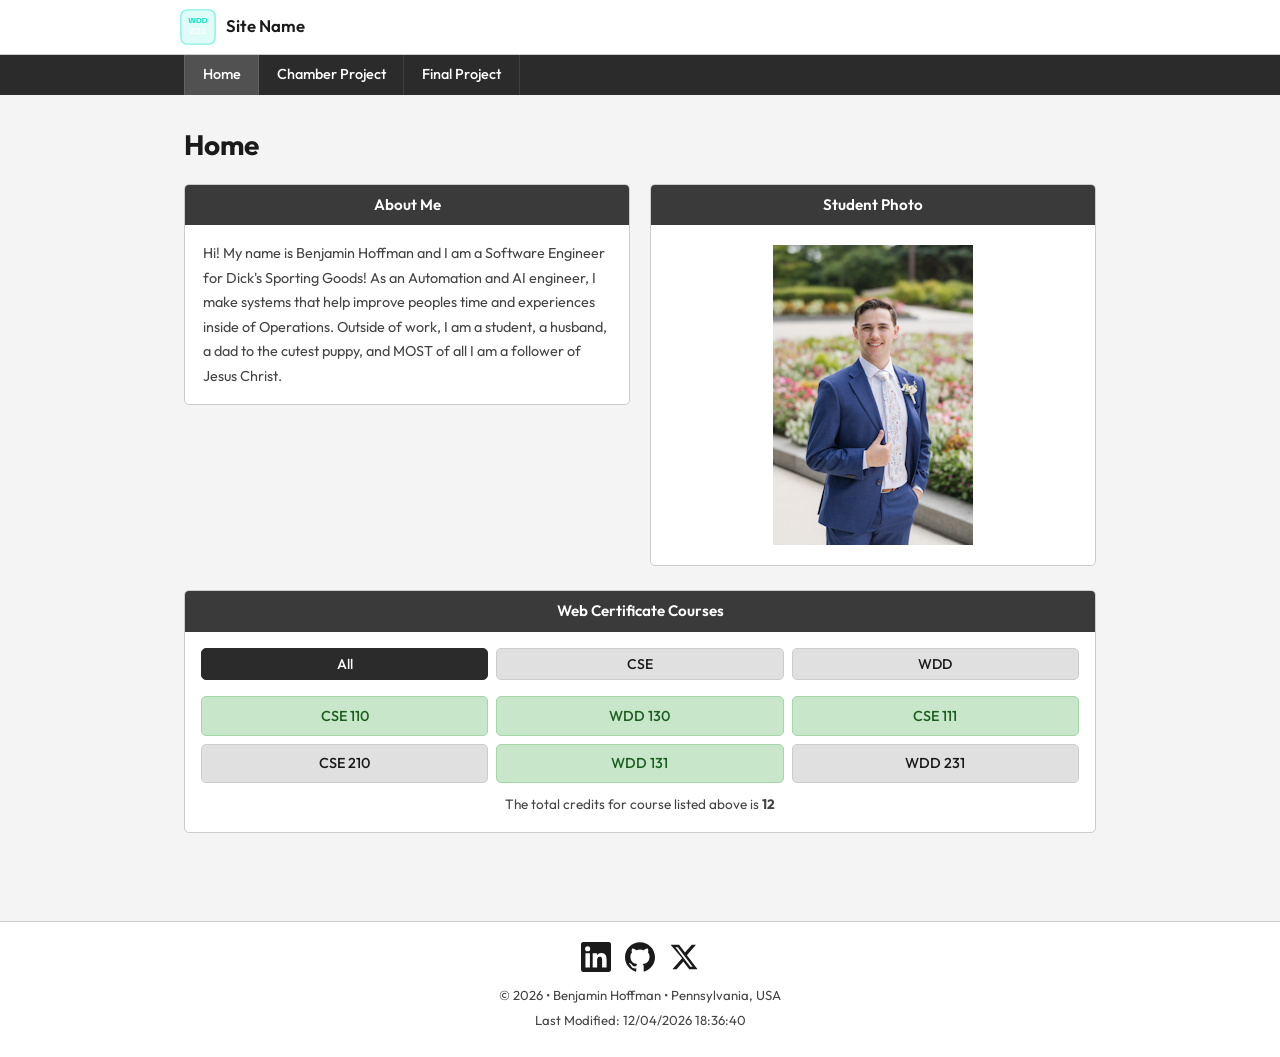
<file: index.html>
<!DOCTYPE html>
<html lang="en">

<head>
    <meta charset="UTF-8">
    <meta name="viewport" content="width=device-width, initial-scale=1.0">
    <meta name="description"
        content="WDD 231 course home page — Frontend Web Development I. Student portfolio and course tracker for the Web and Computer Programming certificate.">
    <meta name="author" content="Your Name">
    <title>WDD 231 | Home</title>


    <!-- Google Fonts preconnect -->
    <link rel="preconnect" href="https://fonts.googleapis.com">
    <link rel="preconnect" href="https://fonts.gstatic.com" crossorigin>
    <link href="https://fonts.googleapis.com/css2?family=Outfit:wght@400;500;600;700&display=swap" rel="stylesheet">

    <!-- CSS -->
    <link rel="stylesheet" href="styles/small.css">
    <link rel="stylesheet" href="styles/larger.css">

    <!-- JavaScript -->
    <script src="scripts/navigation.js" defer></script>
    <script src="scripts/date.js" defer></script>
    <script src="scripts/course.js" defer></script>
</head>

<body>

    <!-- ======================== HEADER ======================== -->
    <header>
        <div class="header-inner">
            <a class="site-brand" href="index.html" aria-label="WDD231 Home">
                <img src="images/logo.svg" alt="WDD231 Site Logo" class="site-logo" width="36" height="36">
                <span class="brand-name">Site Name</span>
            </a>

            <button class="hamburger" aria-label="Toggle navigation menu" aria-expanded="false"
                aria-controls="primary-nav">☰</button>
        </div>
    </header>

    <!-- ======================== NAV ======================== -->
    <nav aria-label="Primary navigation">
        <ul class="nav-menu" id="primary-nav" role="list">
            <li><a href="index.html" aria-current="page">Home</a></li>
            <li><a href="chamber/index.html">Chamber Project</a></li>
            <li><a href="final/index.html">Final Project</a></li>
        </ul>
    </nav>

    <!-- ======================== MAIN ======================== -->
    <main>
        <h1>Home</h1>

        <!-- About Me + Student Photo — two columns on desktop -->
        <div class="about-photo-grid">

            <!-- About Me -->
            <section aria-labelledby="about-heading">
                <div class="section-box">
                    <h2 class="section-box-header" id="about-heading">About Me</h2>
                    <div class="section-box-body">
                        <p>
                            Hi! My name is Benjamin Hoffman and I am a Software Engineer for Dick's Sporting Goods! As
                            an Automation and AI engineer, I make systems that help improve peoples time and experiences
                            inside of Operations. Outside of work, I am a student, a husband, a dad to the cutest puppy,
                            and MOST of all I am a follower of Jesus Christ.
                        </p>
                    </div>
                </div>
            </section>

            <!-- Student Photo -->
            <section aria-labelledby="photo-heading">
                <div class="section-box">
                    <h2 class="section-box-header" id="photo-heading">Student Photo</h2>
                    <div class="section-box-body photo-body">
                        <img src="images/profile.jpg" alt="a picture of Benjamin Hoffman on his wedding day">
                    </div>
                </div>
            </section>

        </div>

        <!-- Web Certificate Courses -->
        <section aria-labelledby="courses-heading">
            <div class="courses-section">
                <h2 class="section-box-header" id="courses-heading">Web Certificate Courses</h2>
                <div class="courses-body">

                    <!-- Filter Buttons -->
                    <div class="filter-controls" role="group" aria-label="Filter courses by subject">
                        <button class="filter-btn active" data-filter="all">All</button>
                        <button class="filter-btn" data-filter="CSE">CSE</button>
                        <button class="filter-btn" data-filter="WDD">WDD</button>
                    </div>

                    <!-- Course Cards -->
                    <div id="course-cards" aria-live="polite"></div>

                    <!-- Total Credits -->
                    <p class="credits-summary">
                        The total credits for course listed above is <strong id="total-credits">0</strong>
                    </p>

                </div>
            </div>
        </section>
        <dialog id="course-details"></dialog>
    </main>

    <!-- ======================== FOOTER ======================== -->
    <footer>
        <div class="footer-inner">

            <!-- Social Media Links -->
            <div class="social-links">

                <!-- LinkedIn -->
                <a href="https://www.linkedin.com/in/benjamin-hoffman-775258203/" target="_blank"
                    rel="noopener noreferrer" class="social-link" aria-label="LinkedIn Profile">
                    <svg viewBox="0 0 24 24" fill="currentColor" aria-hidden="true">
                        <path
                            d="M20.447 20.452h-3.554v-5.569c0-1.328-.027-3.037-1.852-3.037-1.853 0-2.136 1.445-2.136 2.939v5.667H9.351V9h3.414v1.561h.046c.477-.9 1.637-1.85 3.37-1.85 3.601 0 4.267 2.37 4.267 5.455v6.286zM5.337 7.433a2.062 2.062 0 0 1-2.063-2.065 2.064 2.064 0 1 1 2.063 2.065zm1.782 13.019H3.555V9h3.564v11.452zM22.225 0H1.771C.792 0 0 .774 0 1.729v20.542C0 23.227.792 24 1.771 24h20.451C23.2 24 24 23.227 24 22.271V1.729C24 .774 23.2 0 22.222 0h.003z" />
                    </svg>
                </a>

                <!-- GitHub -->
                <a href="https://github.com/benblazer13" target="_blank" rel="noopener noreferrer" class="social-link"
                    aria-label="GitHub Profile">
                    <svg viewBox="0 0 24 24" fill="currentColor" aria-hidden="true">
                        <path
                            d="M12 .297c-6.63 0-12 5.373-12 12 0 5.303 3.438 9.8 8.205 11.385.6.113.82-.258.82-.577 0-.285-.01-1.04-.015-2.04-3.338.724-4.042-1.61-4.042-1.61C4.422 18.07 3.633 17.7 3.633 17.7c-1.087-.744.084-.729.084-.729 1.205.084 1.838 1.236 1.838 1.236 1.07 1.835 2.809 1.305 3.495.998.108-.776.417-1.305.76-1.605-2.665-.3-5.466-1.332-5.466-5.93 0-1.31.465-2.38 1.235-3.22-.135-.303-.54-1.523.105-3.176 0 0 1.005-.322 3.3 1.23.96-.267 1.98-.399 3-.405 1.02.006 2.04.138 3 .405 2.28-1.552 3.285-1.23 3.285-1.23.645 1.653.24 2.873.12 3.176.765.84 1.23 1.91 1.23 3.22 0 4.61-2.805 5.625-5.475 5.92.42.36.81 1.096.81 2.22 0 1.606-.015 2.896-.015 3.286 0 .315.21.69.825.57C20.565 22.092 24 17.592 24 12.297c0-6.627-5.373-12-12-12" />
                    </svg>
                </a>

                <!-- X / Twitter -->
                <a href="https://twitter.com/" target="_blank" rel="noopener noreferrer" class="social-link"
                    aria-label="X / Twitter Profile">
                    <svg viewBox="0 0 24 24" fill="currentColor" aria-hidden="true">
                        <path
                            d="M18.244 2.25h3.308l-7.227 8.26 8.502 11.24H16.17l-4.714-6.231-5.401 6.231H2.745l7.73-8.835L1.254 2.25H8.08l4.713 6.231zm-1.161 17.52h1.833L7.084 4.126H5.117z" />
                    </svg>
                </a>

            </div>

            <!-- Copyright & Info -->
            <div class="footer-info">
                <p>&copy; <span id="currentyear"></span> &bull; Benjamin Hoffman &bull; Pennsylvania, USA</p>
                <p id="lastModified"></p>
            </div>

        </div>
    </footer>

</body>

</html>
</file>
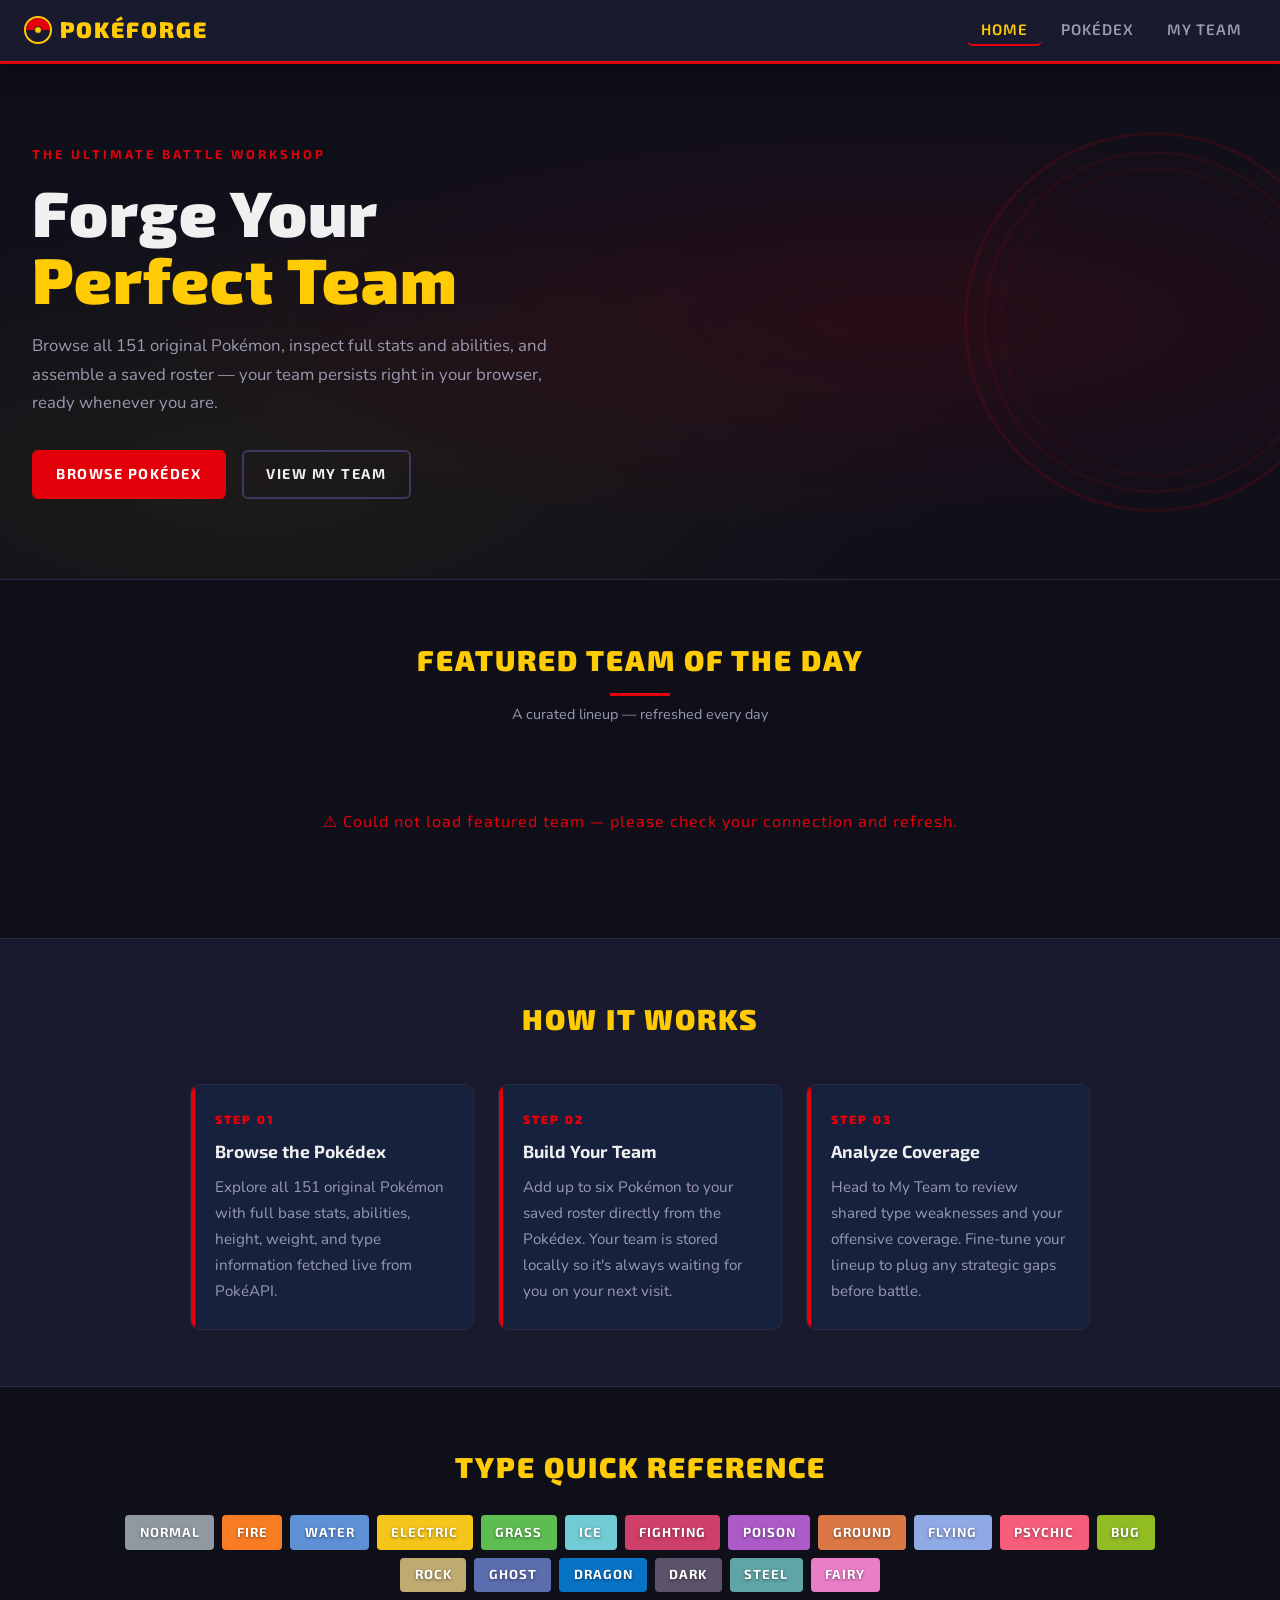
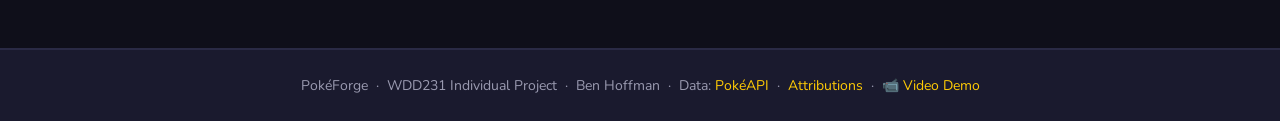
<file: pokeforge/final/index.html>
<!DOCTYPE html>
<html lang="en">
<head>
  <meta charset="UTF-8" />
  <meta name="viewport" content="width=device-width, initial-scale=1.0" />
  <meta name="description" content="PokéForge – Build and analyze your ultimate Pokémon battle team. Browse all 151 original Pokémon, view full stats, and forge the perfect lineup." />
  <meta name="author" content="Ben Hoffman" />
  <meta property="og:title" content="PokéForge – Pokémon Team Builder" />
  <meta property="og:description" content="Build and analyze your ultimate Pokémon battle team. Browse the Pokédex, save your roster, and check type coverage." />
  <meta property="og:type" content="website" />
  <meta property="og:image" content="https://raw.githubusercontent.com/PokeAPI/sprites/master/sprites/pokemon/other/official-artwork/25.png" />
  <title>PokéForge – Pokémon Team Builder</title>
  <link rel="icon" type="image/svg+xml" href="favicon.svg" />
  <link rel="preconnect" href="https://fonts.googleapis.com" />
  <link rel="preconnect" href="https://fonts.gstatic.com" crossorigin />
  <link href="https://fonts.googleapis.com/css2?family=Exo+2:wght@400;600;700;900&family=Nunito:wght@400;500;600&display=swap" rel="stylesheet" />
  <link rel="stylesheet" href="styles/global.css" />
  <link rel="stylesheet" href="styles/home.css" />
</head>
<body>

  <!-- Navigation -->
  <header>
    <nav class="site-nav" aria-label="Main navigation">
      <a href="index.html" class="nav-logo" aria-label="PokéForge Home">
        <div class="nav-pokeball" aria-hidden="true"></div>
        PokéForge
      </a>
      <button class="hamburger" aria-label="Toggle navigation" aria-expanded="false" aria-controls="nav-links">☰</button>
      <ul class="nav-links" id="nav-links" role="list">
        <li><a href="index.html">Home</a></li>
        <li><a href="pokedex.html">Pokédex</a></li>
        <li><a href="team.html">My Team</a></li>
      </ul>
    </nav>
  </header>

  <main>

    <!-- Hero Section -->
    <section class="hero" aria-labelledby="hero-heading">
      <div class="hero-content">
        <p class="hero-eyebrow">The Ultimate Battle Workshop</p>
        <h1 id="hero-heading">Forge Your <span class="accent">Perfect Team</span></h1>
        <p class="hero-sub">
          Browse all 151 original Pokémon, inspect full stats and abilities, and assemble
          a saved roster — your team persists right in your browser, ready whenever you are.
        </p>
        <div class="hero-cta">
          <a href="pokedex.html" class="btn btn-primary">Browse Pokédex</a>
          <a href="team.html" class="btn btn-ghost">View My Team</a>
        </div>
      </div>
      <div class="hero-art" aria-hidden="true">
        <div class="pokeball-bg"></div>
      </div>
    </section>

    <!-- Featured Team of the Day -->
    <section class="featured-team" aria-labelledby="featured-heading">
      <div class="section-header">
        <h2 id="featured-heading">Featured Team of the Day</h2>
        <p class="section-sub">A curated lineup — refreshed every day</p>
      </div>
      <div id="featured-grid" class="featured-grid" aria-live="polite" aria-label="Featured Pokémon team">
        <div class="skeleton-card" aria-hidden="true"></div>
        <div class="skeleton-card" aria-hidden="true"></div>
        <div class="skeleton-card" aria-hidden="true"></div>
        <div class="skeleton-card" aria-hidden="true"></div>
        <div class="skeleton-card" aria-hidden="true"></div>
        <div class="skeleton-card" aria-hidden="true"></div>
      </div>
    </section>

    <!-- How It Works -->
    <section class="how-it-works" aria-labelledby="how-heading">
      <h2 id="how-heading">How It Works</h2>
      <div class="steps">
        <div class="step">
          <span class="step-num">Step 01</span>
          <h3>Browse the Pokédex</h3>
          <p>Explore all 151 original Pokémon with full base stats, abilities, height, weight, and type information fetched live from PokéAPI.</p>
        </div>
        <div class="step">
          <span class="step-num">Step 02</span>
          <h3>Build Your Team</h3>
          <p>Add up to six Pokémon to your saved roster directly from the Pokédex. Your team is stored locally so it's always waiting for you on your next visit.</p>
        </div>
        <div class="step">
          <span class="step-num">Step 03</span>
          <h3>Analyze Coverage</h3>
          <p>Head to My Team to review shared type weaknesses and your offensive coverage. Fine-tune your lineup to plug any strategic gaps before battle.</p>
        </div>
      </div>
    </section>

    <!-- Type Quick Reference -->
    <section class="type-ref" aria-labelledby="type-ref-heading">
      <h2 id="type-ref-heading">Type Quick Reference</h2>
      <div id="type-badges-list" class="type-badge-grid" aria-label="Pokémon types"></div>
    </section>

  </main>

  <footer>
    <p>
      PokéForge &nbsp;·&nbsp; WDD231 Individual Project &nbsp;·&nbsp; Ben Hoffman
      &nbsp;·&nbsp; Data: <a href="https://pokeapi.co" target="_blank" rel="noopener noreferrer">PokéAPI</a>
      &nbsp;·&nbsp; <a href="attributions.html">Attributions</a>
      &nbsp;·&nbsp; <a href="https://www.loom.com/share/274cd2297e9f4d62b35e18c5fb8e858b" target="_blank" rel="noopener noreferrer">📹 Video Demo</a>
    </p>
  </footer>

  <script type="module" src="scripts/home.js"></script>
</body>
</html>
</file>
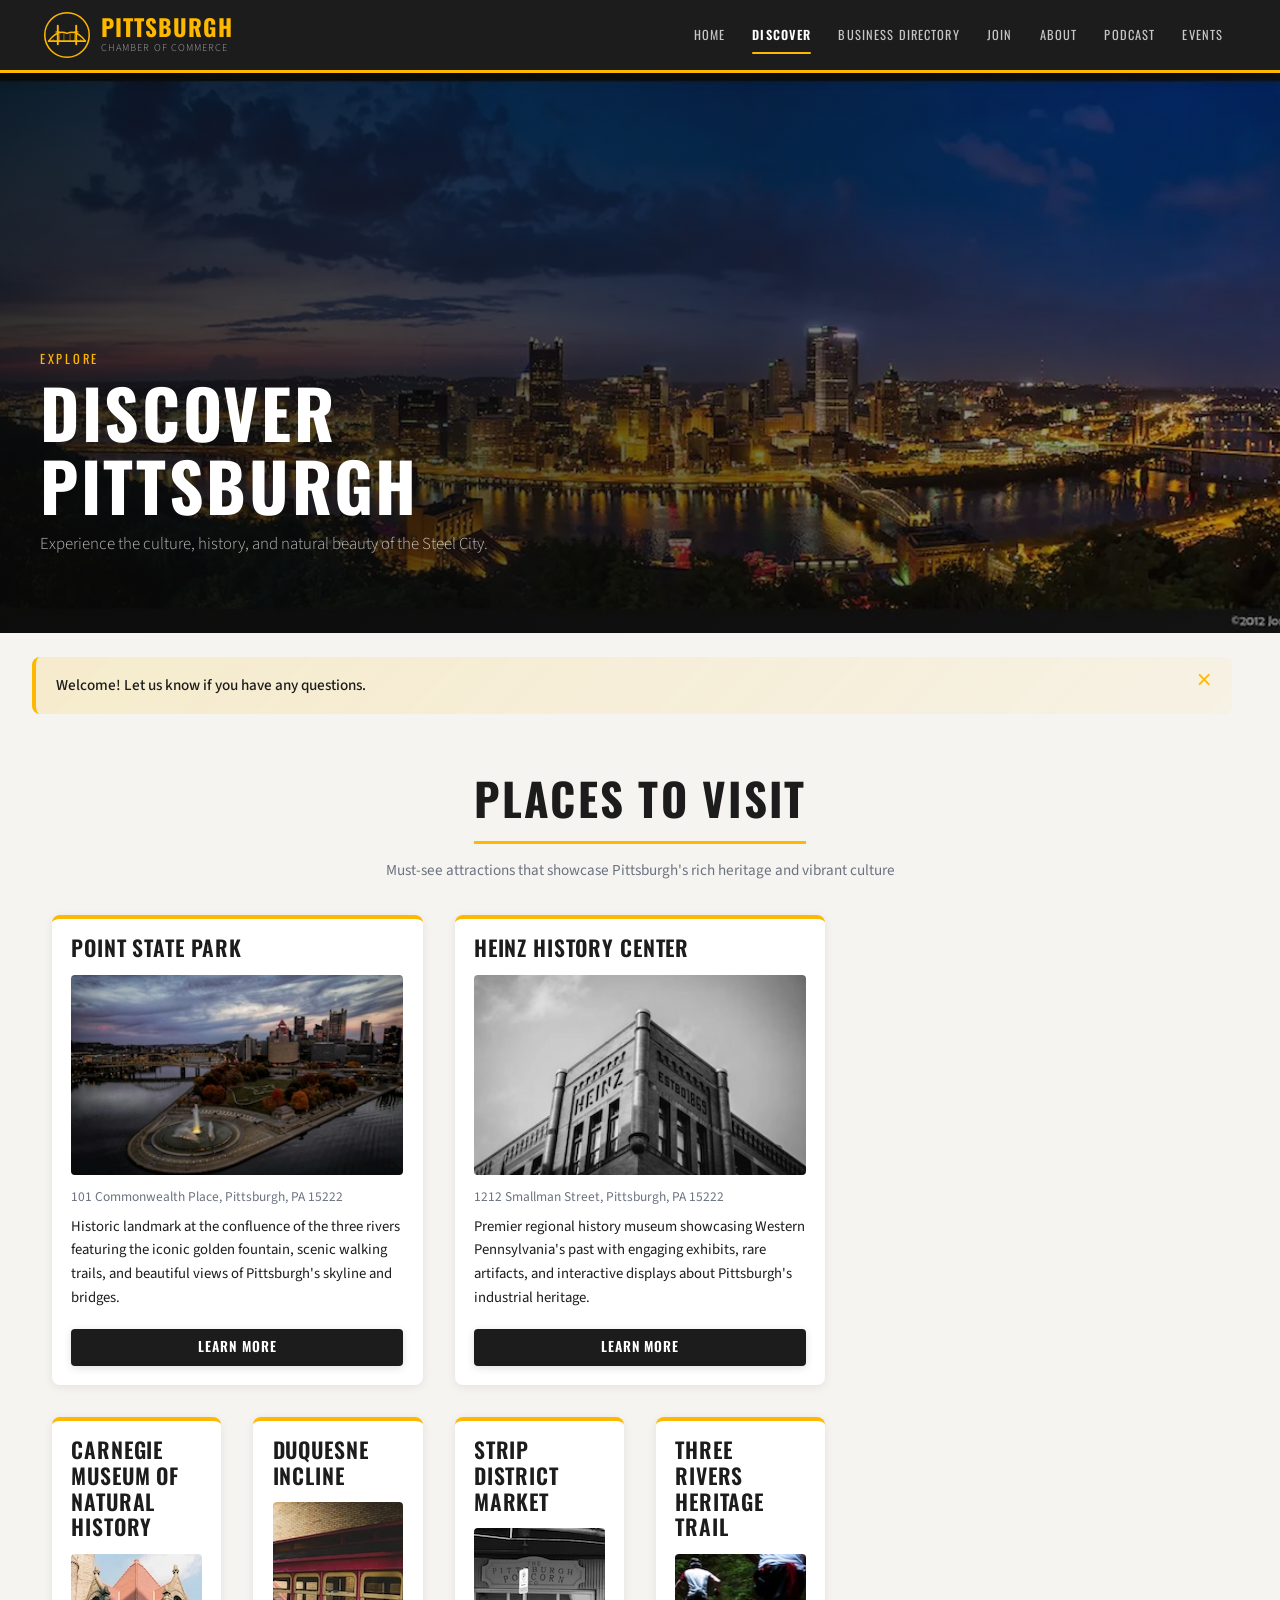
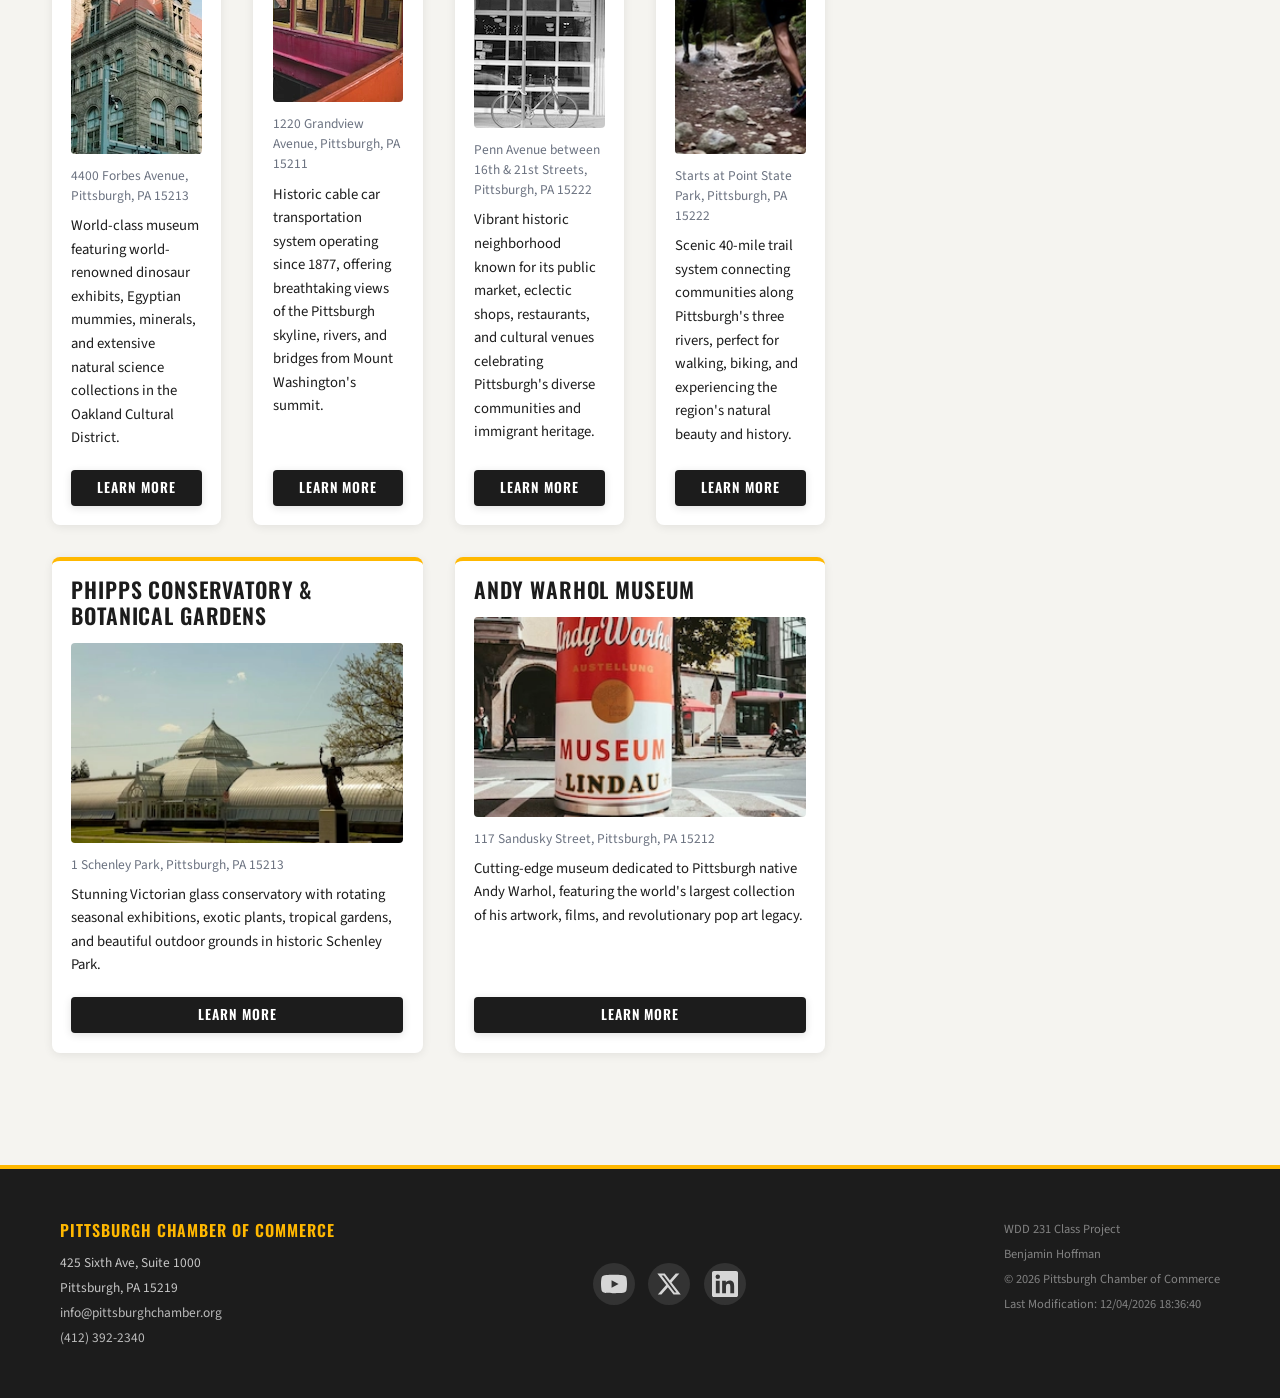
<file: chamber/discover.html>
<!DOCTYPE html>
<html lang="en">

<head>
    <meta charset="UTF-8" />
    <meta name="viewport" content="width=device-width, initial-scale=1.0" />
    <meta name="description"
        content="Discover the best attractions and places to visit in Pittsburgh. Explore parks, museums, gardens, and landmarks that make Pittsburgh a vibrant destination." />
    <meta name="author" content="Benjamin Hoffman" />
    <title>Discover Pittsburgh - Chamber of Commerce</title>

    <link rel="icon" type="image/svg+xml" href="images/favicon.svg" />

    <meta property="og:title" content="Discover Pittsburgh" />
    <meta property="og:description" content="Explore the best attractions and places to visit in Pittsburgh." />
    <meta property="og:image" content="images/og-image.webp" />
    <meta property="og:url" content="https://yourusername.github.io/wdd231/chamber/discover.html" />
    <meta property="og:type" content="website" />

    <link rel="preconnect" href="https://fonts.googleapis.com" />
    <link rel="preconnect" href="https://fonts.gstatic.com" crossorigin />
    <link rel="stylesheet"
        href="https://fonts.googleapis.com/css2?family=Oswald:wght@400;600;700&family=Source+Sans+3:wght@300;400;600&display=swap" />

    <link rel="stylesheet" href="styles/normalize.css" />
    <link rel="stylesheet" href="styles/small.css" />
    <link rel="stylesheet" href="styles/larger.css" />
</head>

<body>

    <header>
        <div class="header-inner">
            <div class="logo-group">
                <img src="images/logo.svg" alt="Pittsburgh Chamber of Commerce Logo" class="logo-img" width="60"
                    height="60" />
                <div class="logo-text">
                    <span class="logo-title">Pittsburgh</span>
                    <span class="logo-sub">Chamber of Commerce</span>
                </div>
            </div>

            <nav>
                <button id="hamburger" aria-label="Toggle navigation menu" aria-expanded="false"
                    aria-controls="nav-menu">
                    <span></span>
                    <span></span>
                    <span></span>
                </button>
                <ul id="nav-menu" role="list">
                    <li><a href="index.html">Home</a></li>
                    <li><a href="discover.html" class="active" aria-current="page">Discover</a></li>
                    <li><a href="directory.html">Business Directory</a></li>
                    <li><a href="join.html">Join</a></li>
                    <li><a href="about.html">About</a></li>
                    <li><a href="podcast.html">Podcast</a></li>
                    <li><a href="events.html">Events</a></li>
                </ul>
            </nav>
        </div>
    </header>

    <main class="discover-main">

        <section class="hero" aria-label="Discover Pittsburgh">
            <picture>
                <source srcset="images/hero.webp" type="image/webp" />
                <img src="images/hero.jpg" alt="Pittsburgh skyline at dusk with the three rivers and bridges lit up"
                    class="hero-img" width="1600" height="700" loading="eager" fetchpriority="high" />
            </picture>
            <div class="hero-overlay">
                <div class="hero-text">
                    <p class="hero-eyebrow">Explore</p>
                    <h1>Discover Pittsburgh</h1>
                    <p class="hero-tagline">Experience the culture, history, and natural beauty of the Steel City.</p>
                </div>
            </div>
        </section>

        <div class="visit-message" id="visitMessage" role="status" aria-live="polite" aria-atomic="true"></div>

        <section class="attractions-section" aria-labelledby="attractions-heading">
            <div class="section-header">
                <h2 id="attractions-heading">Places to Visit</h2>
                <p>Must-see attractions that showcase Pittsburgh's rich heritage and vibrant culture</p>
            </div>
            <div class="attractions-grid" id="attractionsContainer" aria-label="Pittsburgh attractions">
            </div>
        </section>

    </main>

    <footer>
        <div class="footer-inner">
            <div class="footer-contact">
                <strong>Pittsburgh Chamber of Commerce</strong>
                <address>
                    425 Sixth Ave, Suite 1000<br />
                    Pittsburgh, PA 15219<br />
                    <a href="mailto:info@pittsburghchamber.org">info@pittsburghchamber.org</a><br />
                    <a href="tel:+14123922340">(412) 392-2340</a>
                </address>
            </div>

            <div class="footer-social">
                <a href="https://youtube.com" target="_blank" rel="noopener noreferrer" aria-label="YouTube">
                    <svg xmlns="http://www.w3.org/2000/svg" viewBox="0 0 24 24" width="26" height="26"
                        fill="currentColor">
                        <path
                            d="M23.5 6.2a3 3 0 0 0-2.1-2.1C19.5 3.5 12 3.5 12 3.5s-7.5 0-9.4.6A3 3 0 0 0 .5 6.2A31.3 31.3 0 0 0 0 12a31.3 31.3 0 0 0 .5 5.8 3 3 0 0 0 2.1 2.1c1.9.6 9.4.6 9.4.6s7.5 0 9.4-.6a3 3 0 0 0 2.1-2.1A31.3 31.3 0 0 0 24 12a31.3 31.3 0 0 0-.5-5.8zM9.75 15.5v-7l6.5 3.5-6.5 3.5z" />
                    </svg>
                </a>
                <a href="https://twitter.com" target="_blank" rel="noopener noreferrer" aria-label="Twitter / X">
                    <svg xmlns="http://www.w3.org/2000/svg" viewBox="0 0 24 24" width="26" height="26"
                        fill="currentColor">
                        <path
                            d="M18.244 2.25h3.308l-7.227 8.26 8.502 11.24H16.17l-5.214-6.817L4.99 21.75H1.68l7.73-8.835L1.254 2.25H8.08l4.713 6.231zm-1.161 17.52h1.833L7.084 4.126H5.117z" />
                    </svg>
                </a>
                <a href="https://linkedin.com" target="_blank" rel="noopener noreferrer" aria-label="LinkedIn">
                    <svg xmlns="http://www.w3.org/2000/svg" viewBox="0 0 24 24" width="26" height="26"
                        fill="currentColor">
                        <path
                            d="M20.447 20.452h-3.554v-5.569c0-1.328-.027-3.037-1.852-3.037-1.853 0-2.136 1.445-2.136 2.939v5.667H9.351V9h3.414v1.561h.046c.477-.9 1.637-1.85 3.37-1.85 3.601 0 4.267 2.37 4.267 5.455v6.286zM5.337 7.433a2.062 2.062 0 0 1-2.063-2.065 2.064 2.064 0 1 1 2.063 2.065zm1.782 13.019H3.555V9h3.564v11.452zM22.225 0H1.771C.792 0 0 .774 0 1.729v20.542C0 23.227.792 24 1.771 24h20.451C23.2 24 24 23.227 24 22.271V1.729C24 .774 23.2 0 22.222 0h.003z" />
                    </svg>
                </a>
            </div>

            <div class="footer-dev">
                <p>WDD 231 Class Project</p>
                <p>Benjamin Hoffman</p>
                <p>&copy; <span id="copyright-year"></span> Pittsburgh Chamber of Commerce</p>
                <p>Last Modification: <span id="last-modified"></span></p>
            </div>
        </div>
    </footer>

    <script src="scripts/navigation.js"></script>
    <script type="module" src="scripts/discover.js"></script>
</body>

</html>
</file>
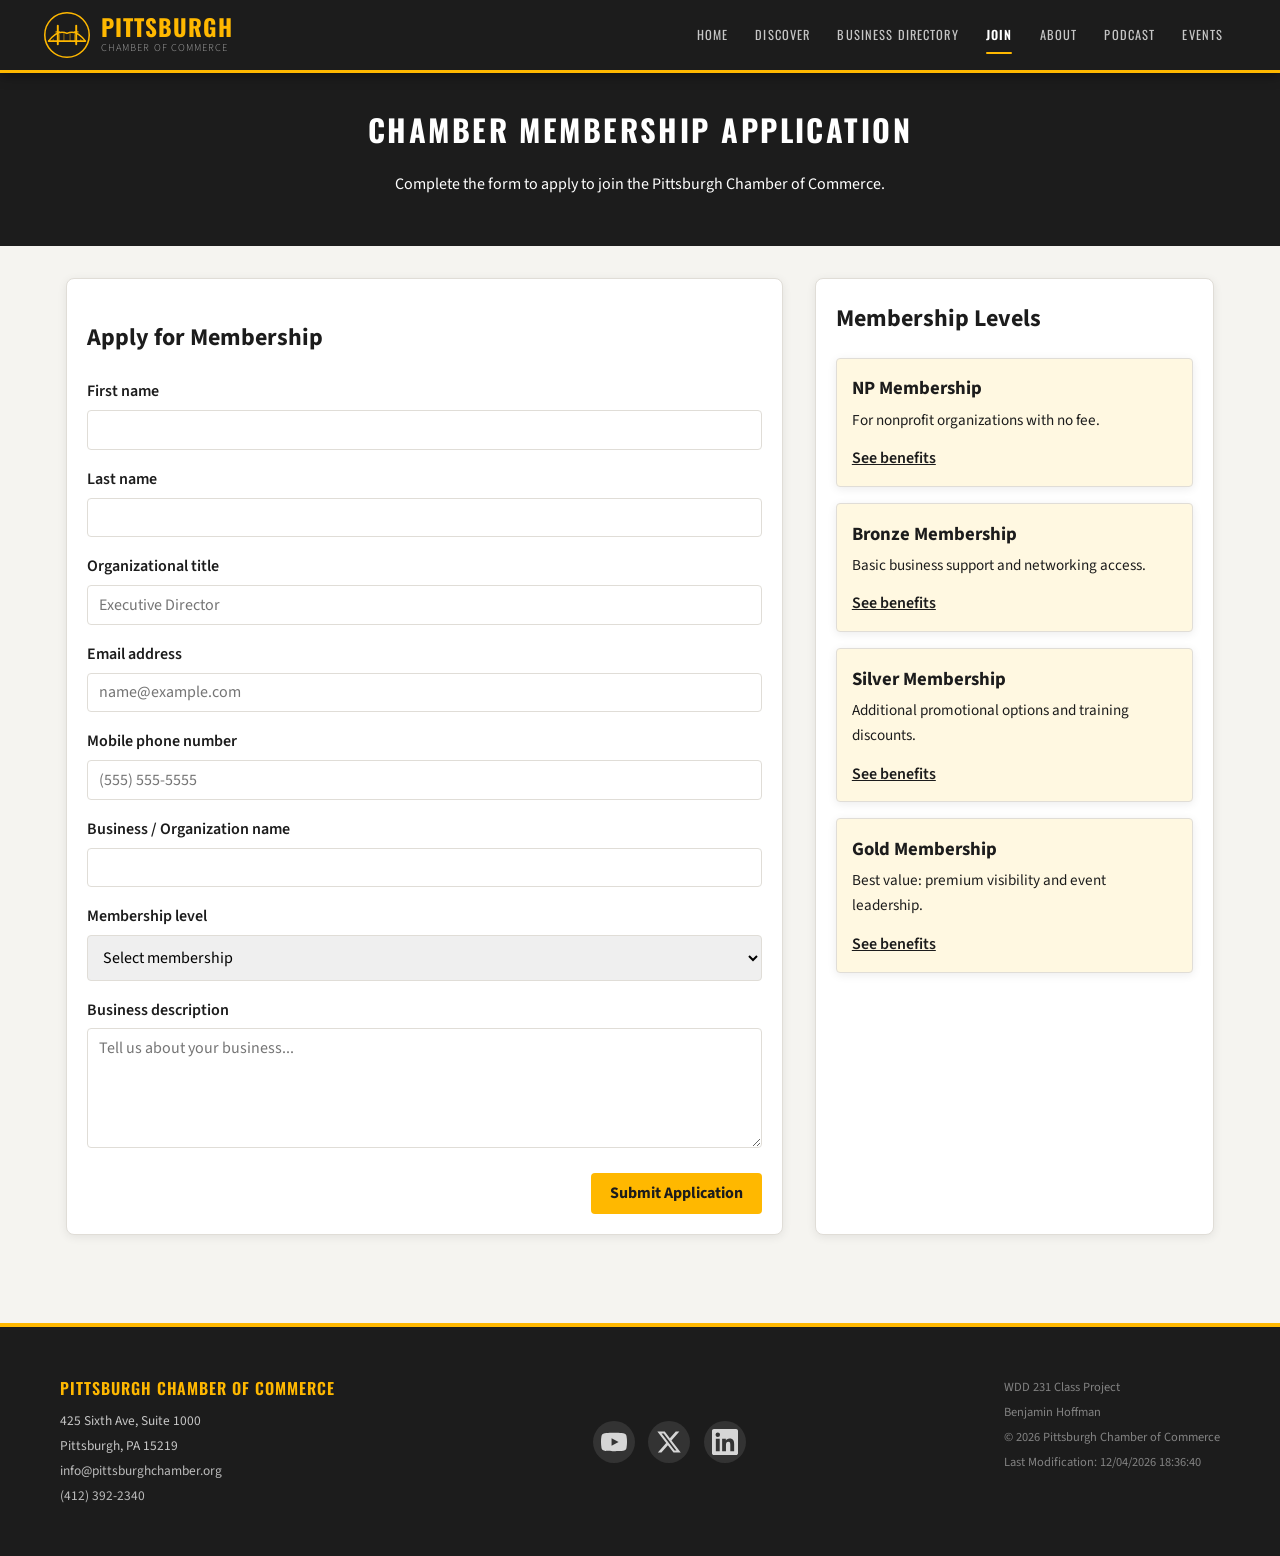
<file: chamber/join.html>
<!DOCTYPE html>
<html lang="en">

<head>
    <meta charset="UTF-8" />
    <meta name="viewport" content="width=device-width, initial-scale=1.0" />
    <meta name="description" content="Apply to join the Pittsburgh PA Chamber of Commerce" />
    <meta property="og:title" content="Join the Pittsburgh PA Chamber of Commerce" />
    <meta property="og:description"
        content="Apply to join the Pittsburgh PA Chamber of Commerce and access networking, events, and business growth resources." />
    <meta property="og:image" content="https://benblazer13.github.io/wdd231/chamber/images/og-image.webp" />
    <meta property="og:url" content="https://benblazer13.github.io/wdd231/chamber/join.html" />
    <meta property="og:type" content="website" />
    <meta name="author" content="Benjamin Hoffman" />
    <title>Join the Pittsburgh PA Chamber of Commerce</title>

    <link rel="icon" type="image/svg+xml" href="images/favicon.svg" />
    <link rel="preconnect" href="https://fonts.googleapis.com" />
    <link rel="preconnect" href="https://fonts.gstatic.com" crossorigin />
    <link rel="stylesheet"
        href="https://fonts.googleapis.com/css2?family=Oswald:wght@400;600;700&family=Source+Sans+3:wght@300;400;600&display=swap" />
    <link rel="stylesheet" href="styles/normalize.css" />
    <link rel="stylesheet" href="styles/small.css" />
    <link rel="stylesheet" href="styles/larger.css" />
    <link rel="stylesheet" href="styles/join.css" />
</head>

<body>
    <header>
        <div class="header-inner">
            <div class="logo-group">
                <img src="images/logo.svg" alt="Pittsburgh Chamber of Commerce Logo" class="logo-img" width="60"
                    height="60" />
                <div class="logo-text">
                    <span class="logo-title">Pittsburgh</span>
                    <span class="logo-sub">Chamber of Commerce</span>
                </div>
            </div>

            <nav>
                <button id="hamburger" aria-label="Toggle navigation menu" aria-expanded="false"
                    aria-controls="nav-menu">
                    <span></span>
                    <span></span>
                    <span></span>
                </button>
                <ul id="nav-menu" role="list">
                    <li><a href="index.html">Home</a></li>
                    <li><a href="discover.html">Discover</a></li>
                    <li><a href="directory.html">Business Directory</a></li>
                    <li><a href="join.html" class="active" aria-current="page">Join</a></li>
                    <li><a href="about.html">About</a></li>
                    <li><a href="podcast.html">Podcast</a></li>
                    <li><a href="events.html">Events</a></li>
                </ul>
            </nav>
        </div>
    </header>

    <main>
        <section class="join-hero" aria-label="Membership application page">
            <h1>Chamber Membership Application</h1>
            <p>Complete the form to apply to join the Pittsburgh Chamber of Commerce.</p>
        </section>

        <section class="join-page">
            <div class="join-grid">
                <section class="join-form" aria-labelledby="join-form-heading">
                    <h2 id="join-form-heading">Apply for Membership</h2>
                    <form method="get" action="thankyou.html" id="joinForm">
                        <label class="field-group" for="firstName">First name
                            <input type="text" id="firstName" name="firstName" required title="First name"
                                autocomplete="given-name" />
                        </label>

                        <label class="field-group" for="lastName">Last name
                            <input type="text" id="lastName" name="lastName" required title="Last name"
                                autocomplete="family-name" />
                        </label>

                        <label class="field-group" for="orgTitle">Organizational title
                            <input type="text" id="orgTitle" name="orgTitle" title="Organizational title"
                                autocomplete="organization-title" pattern="^[A-Za-z\s-]{7,}$"
                                placeholder="Executive Director" />
                        </label>

                        <label class="field-group" for="email">Email address
                            <input type="email" id="email" name="email" required title="Email address"
                                autocomplete="email" placeholder="name@example.com" />
                        </label>

                        <label class="field-group" for="phone">Mobile phone number
                            <input type="tel" id="phone" name="phone" required title="Mobile phone number"
                                autocomplete="tel" placeholder="(555) 555-5555" />
                        </label>

                        <label class="field-group" for="businessName">Business / Organization name
                            <input type="text" id="businessName" name="businessName" required
                                title="Business or organization name" autocomplete="organization" />
                        </label>

                        <label class="field-group" for="membershipLevel">Membership level
                            <select id="membershipLevel" name="membershipLevel" required title="Membership level">
                                <option value="" disabled selected>Select membership</option>
                                <option value="np">NP Membership (no fee)</option>
                                <option value="bronze">Bronze Membership</option>
                                <option value="silver">Silver Membership</option>
                                <option value="gold">Gold Membership</option>
                            </select>
                        </label>

                        <label class="field-group" for="orgDescription">Business description
                            <textarea id="orgDescription" name="orgDescription" title="Organization description"
                                placeholder="Tell us about your business..."></textarea>
                        </label>

                        <input type="hidden" id="timestamp" name="timestamp" />

                        <div class="submit-wrap">
                            <input type="submit" value="Submit Application" />
                        </div>
                    </form>
                </section>

                <aside class="membership-cards" aria-labelledby="membership-cards-heading">
                    <h2 id="membership-cards-heading">Membership Levels</h2>
                    <div class="membership-cards-grid">
                        <article class="membership-card">
                            <h3>NP Membership</h3>
                            <p>For nonprofit organizations with no fee.</p>
                            <a href="#" class="detail-link" data-modal="modal-np">See benefits</a>
                        </article>
                        <article class="membership-card">
                            <h3>Bronze Membership</h3>
                            <p>Basic business support and networking access.</p>
                            <a href="#" class="detail-link" data-modal="modal-bronze">See benefits</a>
                        </article>
                        <article class="membership-card">
                            <h3>Silver Membership</h3>
                            <p>Additional promotional options and training discounts.</p>
                            <a href="#" class="detail-link" data-modal="modal-silver">See benefits</a>
                        </article>
                        <article class="membership-card">
                            <h3>Gold Membership</h3>
                            <p>Best value: premium visibility and event leadership.</p>
                            <a href="#" class="detail-link" data-modal="modal-gold">See benefits</a>
                        </article>
                    </div>
                </aside>
            </div>
        </section>

        <div class="modal" id="modal-np" role="dialog" aria-modal="true" aria-labelledby="modal-np-title" tabindex="-1">
            <div class="modal-content">
                <div class="modal-header">
                    <h3 id="modal-np-title">NP Membership Benefits</h3>
                    <button class="btn-close" aria-label="Close NP membership details">✕</button>
                </div>
                <p>Fee waiver, dedicated nonprofit support line, invitations to volunteer-project planning and community
                    impact forums.</p>
                <p>Perks include discounted event sponsorships, partner referral promotions, and nonprofit-specific
                    outreach campaigns.</p>
            </div>
        </div>

        <div class="modal" id="modal-bronze" role="dialog" aria-modal="true" aria-labelledby="modal-bronze-title"
            tabindex="-1">
            <div class="modal-content">
                <div class="modal-header">
                    <h3 id="modal-bronze-title">Bronze Membership Benefits</h3>
                    <button class="btn-close" aria-label="Close Bronze membership details">✕</button>
                </div>
                <p>Business listing in directory, invitation to monthly mixers, and access to member newsletter.</p>
                <p>Includes one complimentary event admission, startup guidance, and basic social spotlight placement.
                </p>
            </div>
        </div>

        <div class="modal" id="modal-silver" role="dialog" aria-modal="true" aria-labelledby="modal-silver-title"
            tabindex="-1">
            <div class="modal-content">
                <div class="modal-header">
                    <h3 id="modal-silver-title">Silver Membership Benefits</h3>
                    <button class="btn-close" aria-label="Close Silver membership details">✕</button>
                </div>
                <p>All Bronze benefits plus up to three featured event sponsorships, quarterly business training, and
                    profile advertising.</p>
                <p>Priority placement in member spotlights and access to discounted professional services partners.</p>
            </div>
        </div>

        <div class="modal" id="modal-gold" role="dialog" aria-modal="true" aria-labelledby="modal-gold-title"
            tabindex="-1">
            <div class="modal-content">
                <div class="modal-header">
                    <h3 id="modal-gold-title">Gold Membership Benefits</h3>
                    <button class="btn-close" aria-label="Close Gold membership details">✕</button>
                </div>
                <p>All Silver benefits plus premium homepage spotlight, leadership roundtables, and exclusive large
                    sponsor placement.</p>
                <p>Includes enhanced marketing, priority event booth space and custom training bundle across the year.
                </p>
            </div>
        </div>

    </main>

    <footer>
        <div class="footer-inner">
            <div class="footer-contact">
                <strong>Pittsburgh Chamber of Commerce</strong>
                <address>
                    425 Sixth Ave, Suite 1000<br />
                    Pittsburgh, PA 15219<br />
                    <a href="mailto:info@pittsburghchamber.org">info@pittsburghchamber.org</a><br />
                    <a href="tel:+14123922340">(412) 392-2340</a>
                </address>
            </div>

            <div class="footer-social">
                <a href="https://youtube.com" target="_blank" rel="noopener noreferrer" aria-label="YouTube">
                    <svg xmlns="http://www.w3.org/2000/svg" viewBox="0 0 24 24" width="26" height="26"
                        fill="currentColor">
                        <path
                            d="M23.5 6.2a3 3 0 0 0-2.1-2.1C19.5 3.5 12 3.5 12 3.5s-7.5 0-9.4.6A3 3 0 0 0 .5 6.2 31.3 31.3 0 0 0 0 12a31.3 31.3 0 0 0 .5 5.8 3 3 0 0 0 2.1 2.1c1.9.6 9.4.6 9.4.6s7.5 0 9.4-.6a3 3 0 0 0 2.1-2.1A31.3 31.3 0 0 0 24 12a31.3 31.3 0 0 0-.5-5.8zM9.75 15.5v-7l6.5 3.5-6.5 3.5z" />
                    </svg>
                </a>
                <a href="https://twitter.com" target="_blank" rel="noopener noreferrer" aria-label="Twitter / X">
                    <svg xmlns="http://www.w3.org/2000/svg" viewBox="0 0 24 24" width="26" height="26"
                        fill="currentColor">
                        <path
                            d="M18.244 2.25h3.308l-7.227 8.26 8.502 11.24H16.17l-5.214-6.817L4.99 21.75H1.68l7.73-8.835L1.254 2.25H8.08l4.713 6.231zm-1.161 17.52h1.833L7.084 4.126H5.117z" />
                    </svg>
                </a>
                <a href="https://linkedin.com" target="_blank" rel="noopener noreferrer" aria-label="LinkedIn">
                    <svg xmlns="http://www.w3.org/2000/svg" viewBox="0 0 24 24" width="26" height="26"
                        fill="currentColor">
                        <path
                            d="M20.447 20.452h-3.554v-5.569c0-1.328-.027-3.037-1.852-3.037-1.853 0-2.136 1.445-2.136 2.939v5.667H9.351V9h3.414v1.561h.046c.477-.9 1.637-1.85 3.37-1.85 3.601 0 4.267 2.37 4.267 5.455v6.286zM5.337 7.433a2.062 2.062 0 0 1-2.063-2.065 2.064 2.064 0 1 1 2.063 2.065zm1.782 13.019H3.555V9h3.564v11.452zM22.225 0H1.771C.792 0 0 .774 0 1.729v20.542C0 23.227.792 24 1.771 24h20.451C23.2 24 24 23.227 24 22.271V1.729C24 .774 23.2 0 22.222 0h.003z" />
                    </svg>
                </a>
            </div>

            <div class="footer-dev">
                <p>WDD 231 Class Project</p>
                <p>Benjamin Hoffman</p>
                <p>&copy; <span id="copyright-year"></span> Pittsburgh Chamber of Commerce</p>
                <p>Last Modification: <span id="last-modified"></span></p>
            </div>
        </div>
    </footer>

    <script src="scripts/directory.js" defer></script>
    <script src="scripts/join.js" defer></script>
</body>

</html>
</file>
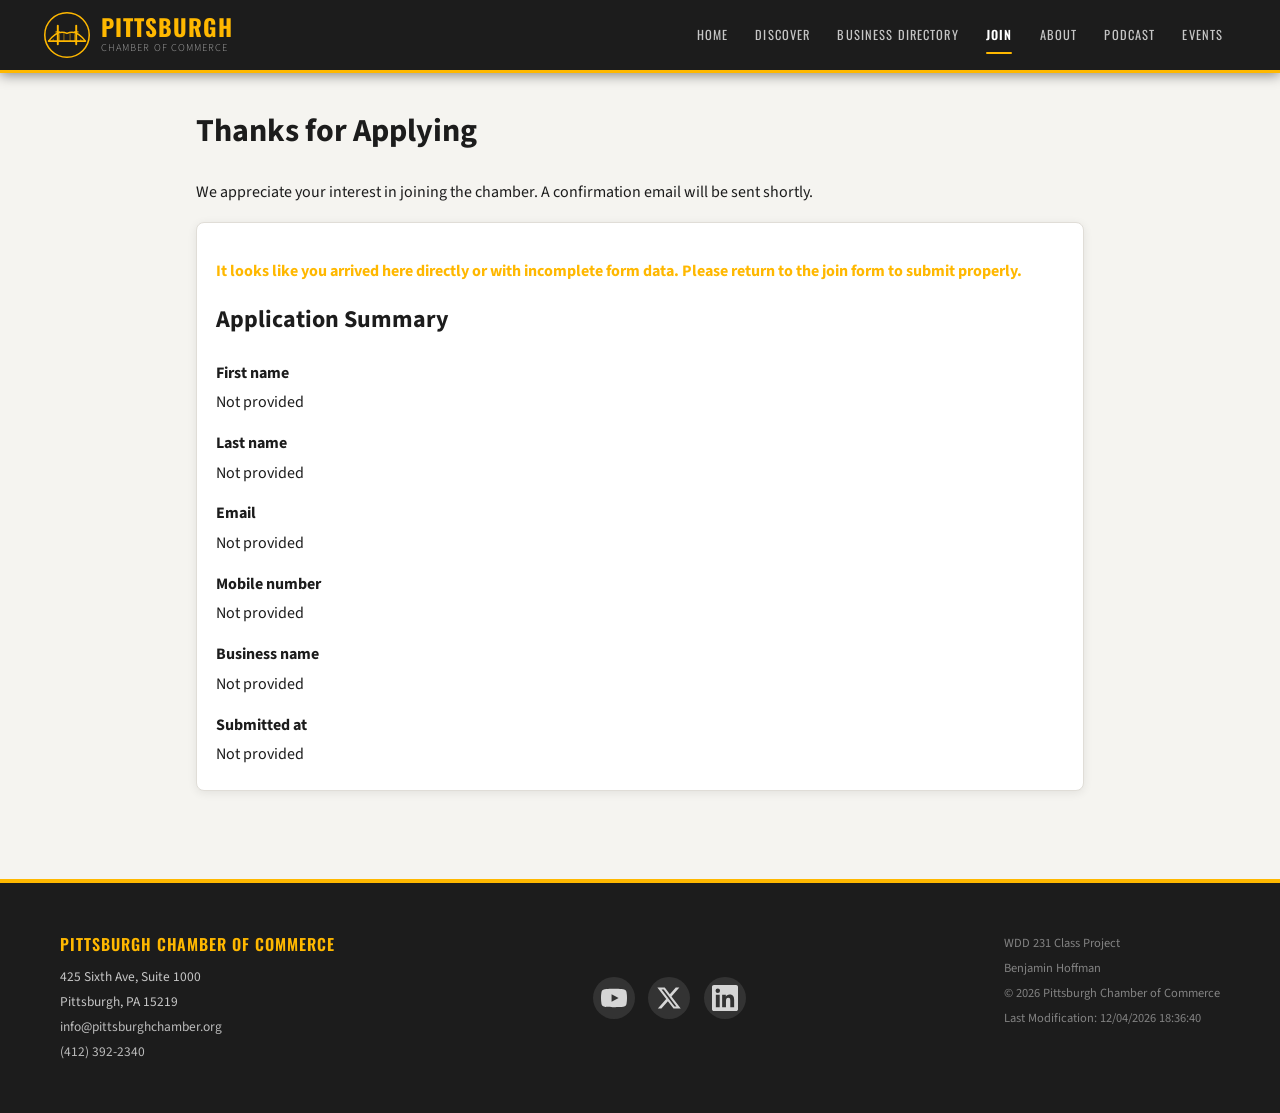
<file: chamber/thankyou.html>
<!DOCTYPE html>
<html lang="en">

<head>
    <meta charset="UTF-8" />
    <meta name="viewport" content="width=device-width, initial-scale=1.0" />
    <meta name="description" content="Thank you for your Chamber membership application." />
    <meta property="og:title" content="Chamber Membership Application Received" />
    <meta property="og:description"
        content="Thank you. Your Pittsburgh Chamber of Commerce membership application has been submitted and is under review." />
    <meta property="og:image" content="https://benblazer13.github.io/wdd231/chamber/images/og-image.webp" />
    <meta property="og:url" content="https://benblazer13.github.io/wdd231/chamber/thankyou.html" />
    <meta property="og:type" content="website" />
    <meta name="author" content="Benjamin Hoffman" />
    <title>Thank You</title>

    <link rel="icon" type="image/svg+xml" href="images/favicon.svg" />
    <link rel="preconnect" href="https://fonts.googleapis.com" />
    <link rel="preconnect" href="https://fonts.gstatic.com" crossorigin />
    <link rel="stylesheet"
        href="https://fonts.googleapis.com/css2?family=Oswald:wght@400;600;700&family=Source+Sans+3:wght@300;400;600&display=swap" />
    <link rel="stylesheet" href="styles/normalize.css" />
    <link rel="stylesheet" href="styles/small.css" />
    <link rel="stylesheet" href="styles/larger.css" />
    <link rel="stylesheet" href="styles/thankyou.css" />
</head>

<body>
    <header>
        <div class="header-inner">
            <div class="logo-group">
                <img src="images/logo.svg" alt="Pittsburgh Chamber of Commerce Logo" class="logo-img" width="60"
                    height="60" />
                <div class="logo-text">
                    <span class="logo-title">Pittsburgh</span>
                    <span class="logo-sub">Chamber of Commerce</span>
                </div>
            </div>

            <nav>
                <button id="hamburger" aria-label="Toggle navigation menu" aria-expanded="false"
                    aria-controls="nav-menu">
                    <span></span>
                    <span></span>
                    <span></span>
                </button>
                <ul id="nav-menu" role="list">
                    <li><a href="index.html">Home</a></li>
                    <li><a href="discover.html">Discover</a></li>
                    <li><a href="directory.html">Business Directory</a></li>
                    <li><a href="join.html" class="active" aria-current="page">Join</a></li>
                    <li><a href="about.html">About</a></li>
                    <li><a href="podcast.html">Podcast</a></li>
                    <li><a href="events.html">Events</a></li>
                </ul>
            </nav>
        </div>
    </header>

    <main class="thankyou-main">
        <h1>Thanks for Applying</h1>
        <p>We appreciate your interest in joining the chamber. A confirmation email will be sent shortly.</p>

        <section class="summary-card" aria-labelledby="summary-heading">
            <h2 id="summary-heading">Application Summary</h2>
            <dl id="summaryList">
            </dl>
        </section>
    </main>

    <footer>
        <div class="footer-inner">
            <div class="footer-contact">
                <strong>Pittsburgh Chamber of Commerce</strong>
                <address>
                    425 Sixth Ave, Suite 1000<br />
                    Pittsburgh, PA 15219<br />
                    <a href="mailto:info@pittsburghchamber.org">info@pittsburghchamber.org</a><br />
                    <a href="tel:+14123922340">(412) 392-2340</a>
                </address>
            </div>

            <div class="footer-social">
                <a href="https://youtube.com" target="_blank" rel="noopener noreferrer" aria-label="YouTube">
                    <svg xmlns="http://www.w3.org/2000/svg" viewBox="0 0 24 24" width="26" height="26"
                        fill="currentColor">
                        <path
                            d="M23.5 6.2a3 3 0 0 0-2.1-2.1C19.5 3.5 12 3.5 12 3.5s-7.5 0-9.4.6A3 3 0 0 0 .5 6.2 31.3 31.3 0 0 0 0 12a31.3 31.3 0 0 0 .5 5.8 3 3 0 0 0 2.1 2.1c1.9.6 9.4.6 9.4.6s7.5 0 9.4-.6a3 3 0 0 0 2.1-2.1A31.3 31.3 0 0 0 24 12a31.3 31.3 0 0 0-.5-5.8zM9.75 15.5v-7l6.5 3.5-6.5 3.5z" />
                    </svg>
                </a>
                <a href="https://twitter.com" target="_blank" rel="noopener noreferrer" aria-label="Twitter / X">
                    <svg xmlns="http://www.w3.org/2000/svg" viewBox="0 0 24 24" width="26" height="26"
                        fill="currentColor">
                        <path
                            d="M18.244 2.25h3.308l-7.227 8.26 8.502 11.24H16.17l-5.214-6.817L4.99 21.75H1.68l7.73-8.835L1.254 2.25H8.08l4.713 6.231zm-1.161 17.52h1.833L7.084 4.126H5.117z" />
                    </svg>
                </a>
                <a href="https://linkedin.com" target="_blank" rel="noopener noreferrer" aria-label="LinkedIn">
                    <svg xmlns="http://www.w3.org/2000/svg" viewBox="0 0 24 24" width="26" height="26"
                        fill="currentColor">
                        <path
                            d="M20.447 20.452h-3.554v-5.569c0-1.328-.027-3.037-1.852-3.037-1.853 0-2.136 1.445-2.136 2.939v5.667H9.351V9h3.414v1.561h.046c.477-.9 1.637-1.85 3.37-1.85 3.601 0 4.267 2.37 4.267 5.455v6.286zM5.337 7.433a2.062 2.062 0 0 1-2.063-2.065 2.064 2.064 0 1 1 2.063 2.065zm1.782 13.019H3.555V9h3.564v11.452zM22.225 0H1.771C.792 0 0 .774 0 1.729v20.542C0 23.227.792 24 1.771 24h20.451C23.2 24 24 23.227 24 22.271V1.729C24 .774 23.2 0 22.222 0h.003z" />
                    </svg>
                </a>
            </div>

            <div class="footer-dev">
                <p>WDD 231 Class Project</p>
                <p>Benjamin Hoffman</p>
                <p>&copy; <span id="copyright-year"></span> Pittsburgh Chamber of Commerce</p>
                <p>Last Modification: <span id="last-modified"></span></p>
            </div>
        </div>
    </footer>

    <script src="scripts/directory.js" defer></script>
    <script src="scripts/thankyou.js" defer></script>
</body>

</html>
</file>
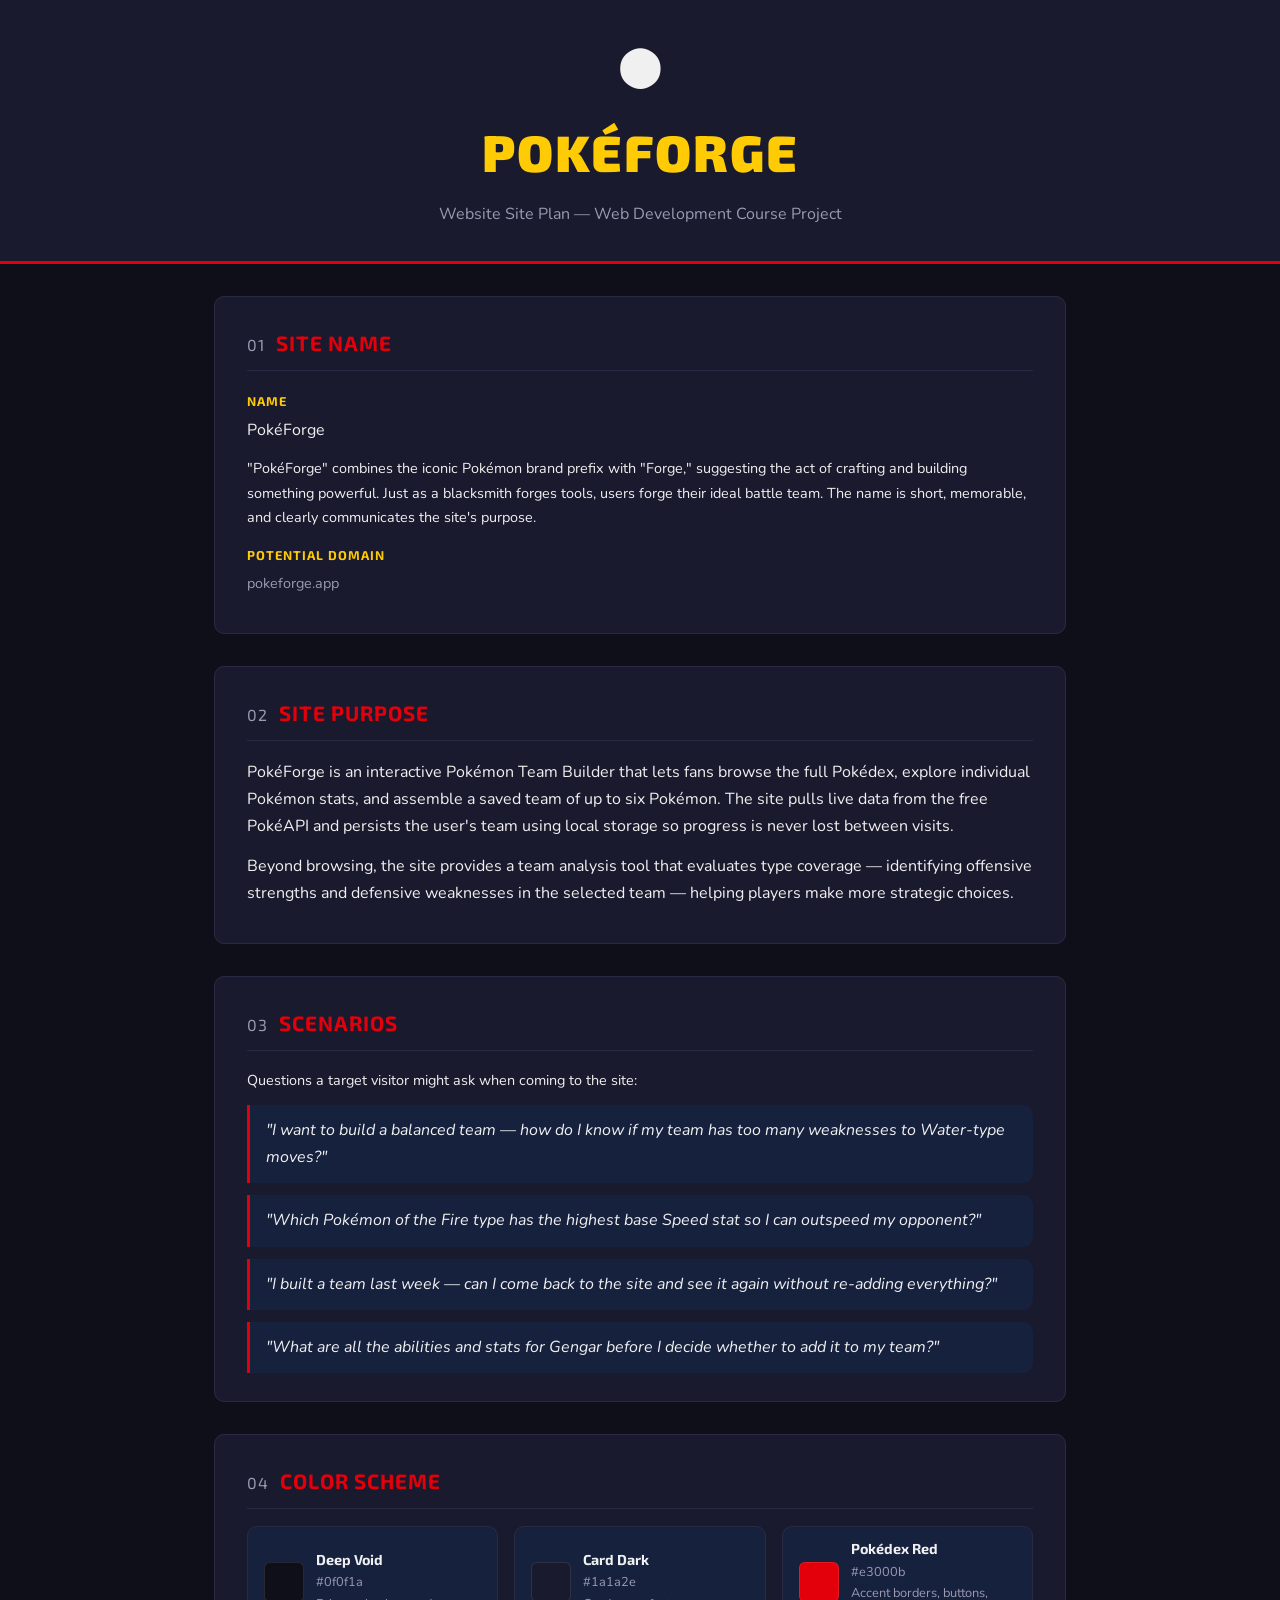
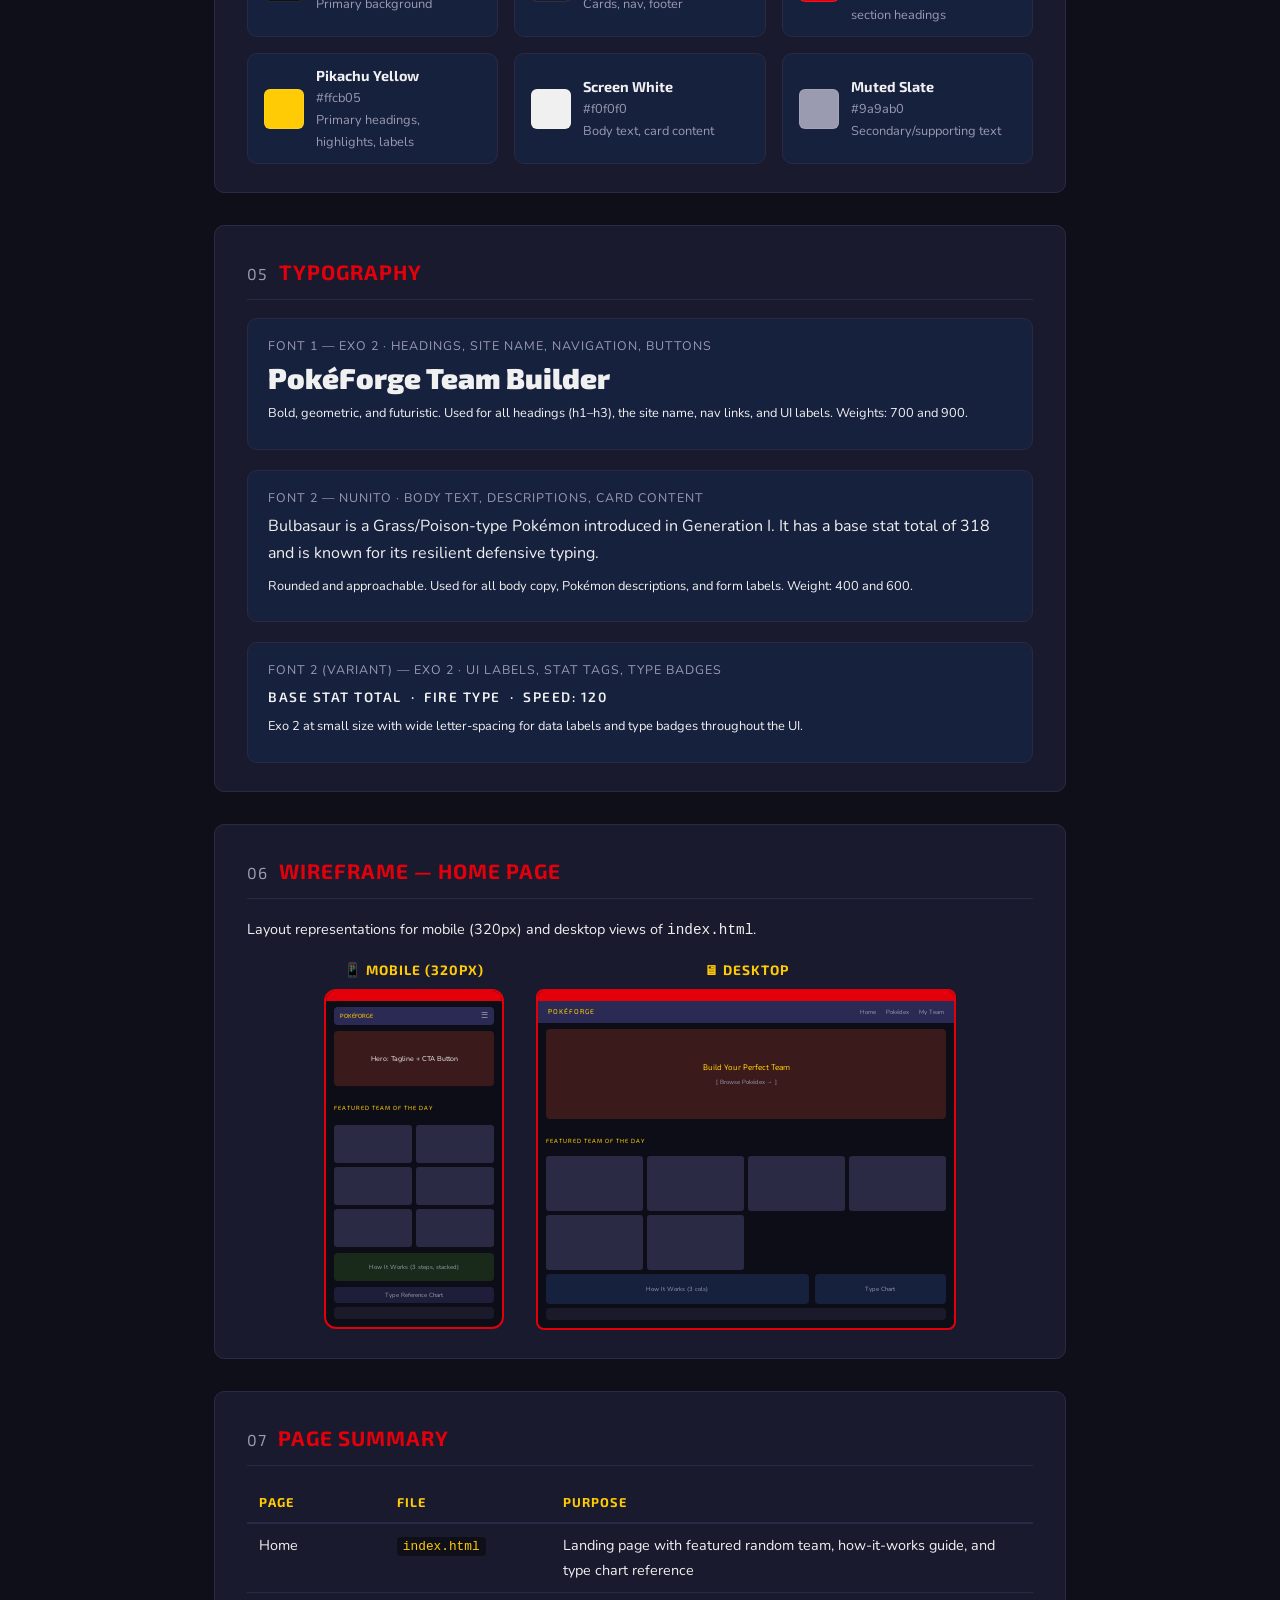
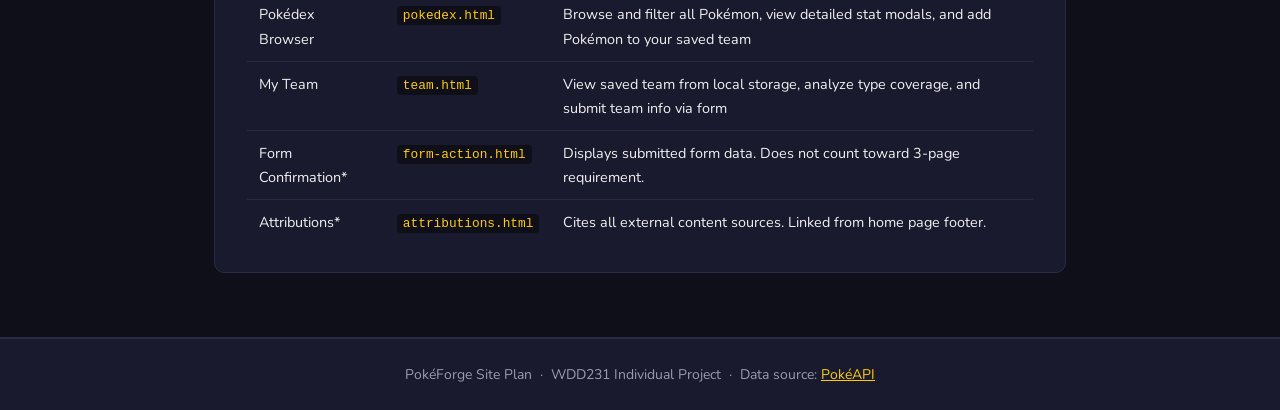
<file: pokeforge/siteplan.html>
<!DOCTYPE html>
<html lang="en">

<head>
    <meta charset="UTF-8" />
    <meta name="viewport" content="width=device-width, initial-scale=1.0" />
    <meta name="description"
        content="PokéForge site plan for outlining the design, structure, and purpose of a Pokémon Team Builder website." />
    <meta name="author" content="Ben Hoffman" />
    <title>PokéForge – Site Plan</title>
    <link rel="preconnect" href="https://fonts.googleapis.com" />
    <link rel="preconnect" href="https://fonts.gstatic.com" crossorigin />
    <link
        href="https://fonts.googleapis.com/css2?family=Exo+2:wght@400;600;700;900&family=Nunito:wght@400;500;600&display=swap"
        rel="stylesheet" />
    <link rel="stylesheet" href="siteplan.css" />
</head>

<body>

    <header>
        <span class="pokeball-icon" aria-hidden="true">⬤</span>
        <h1>PokéForge</h1>
        <p>Website Site Plan — Web Development Course Project</p>
    </header>

    <main>

        <!-- 1. Site Name -->
        <section class="card">
            <h2><span class="num">01</span> Site Name</h2>
            <p><span class="label">Name</span><br>PokéForge</p>
            <p class="muted" style="margin-top: 0.75rem;">
                "PokéForge" combines the iconic Pokémon brand prefix with "Forge," suggesting the act of crafting and
                building something powerful. Just as a blacksmith forges tools, users forge their ideal battle team. The
                name is short, memorable, and clearly communicates the site's purpose.
            </p>
            <p style="margin-top: 0.75rem;"><span class="label">Potential Domain</span><br>
                <span class="muted">pokeforge.app</span>
            </p>
        </section>

        <!-- 2. Site Purpose -->
        <section class="card">
            <h2><span class="num">02</span> Site Purpose</h2>
            <p>
                PokéForge is an interactive Pokémon Team Builder that lets fans browse the full Pokédex, explore
                individual Pokémon stats, and assemble a saved team of up to six Pokémon. The site pulls live data from
                the free PokéAPI and persists the user's team using local storage so progress is never lost between
                visits.
            </p>
            <p style="margin-top: 0.75rem;">
                Beyond browsing, the site provides a team analysis tool that evaluates type coverage — identifying
                offensive strengths and defensive weaknesses in the selected team — helping players make more strategic
                choices.
            </p>
        </section>

        <!-- 3. Scenarios -->
        <section class="card">
            <h2><span class="num">03</span> Scenarios</h2>
            <p class="muted" style="margin-bottom: 0.75rem;">Questions a target visitor might ask when coming to the
                site:</p>
            <ul class="scenarios">
                <li>"I want to build a balanced team — how do I know if my team has too many weaknesses to Water-type
                    moves?"</li>
                <li>"Which Pokémon of the Fire type has the highest base Speed stat so I can outspeed my opponent?"</li>
                <li>"I built a team last week — can I come back to the site and see it again without re-adding
                    everything?"</li>
                <li>"What are all the abilities and stats for Gengar before I decide whether to add it to my team?"</li>
            </ul>
        </section>

        <!-- 4. Color Scheme -->
        <section class="card">
            <h2><span class="num">04</span> Color Scheme</h2>
            <div class="swatches">
                <div class="swatch">
                    <div class="swatch-box" style="background:#0f0f1a;"></div>
                    <div class="swatch-info">
                        <span class="swatch-name">Deep Void</span>
                        <span class="swatch-hex">#0f0f1a</span>
                        <span class="swatch-use">Primary background</span>
                    </div>
                </div>
                <div class="swatch">
                    <div class="swatch-box" style="background:#1a1a2e;"></div>
                    <div class="swatch-info">
                        <span class="swatch-name">Card Dark</span>
                        <span class="swatch-hex">#1a1a2e</span>
                        <span class="swatch-use">Cards, nav, footer</span>
                    </div>
                </div>
                <div class="swatch">
                    <div class="swatch-box" style="background:#e3000b;"></div>
                    <div class="swatch-info">
                        <span class="swatch-name">Pokédex Red</span>
                        <span class="swatch-hex">#e3000b</span>
                        <span class="swatch-use">Accent borders, buttons, section headings</span>
                    </div>
                </div>
                <div class="swatch">
                    <div class="swatch-box" style="background:#ffcb05;"></div>
                    <div class="swatch-info">
                        <span class="swatch-name">Pikachu Yellow</span>
                        <span class="swatch-hex">#ffcb05</span>
                        <span class="swatch-use">Primary headings, highlights, labels</span>
                    </div>
                </div>
                <div class="swatch">
                    <div class="swatch-box" style="background:#f0f0f0;"></div>
                    <div class="swatch-info">
                        <span class="swatch-name">Screen White</span>
                        <span class="swatch-hex">#f0f0f0</span>
                        <span class="swatch-use">Body text, card content</span>
                    </div>
                </div>
                <div class="swatch">
                    <div class="swatch-box" style="background:#9a9ab0;"></div>
                    <div class="swatch-info">
                        <span class="swatch-name">Muted Slate</span>
                        <span class="swatch-hex">#9a9ab0</span>
                        <span class="swatch-use">Secondary/supporting text</span>
                    </div>
                </div>
            </div>
        </section>

        <!-- 5. Typography -->
        <section class="card">
            <h2><span class="num">05</span> Typography</h2>
            <div class="type-samples">

                <div class="type-sample">
                    <p class="sample-label">Font 1 — Exo 2 · Headings, Site Name, Navigation, Buttons</p>
                    <p class="font-heading-demo">PokéForge Team Builder</p>
                    <p class="muted" style="font-size:0.8rem; margin-top:0.35rem;">Bold, geometric, and futuristic. Used
                        for all headings (h1–h3), the site name, nav links, and UI labels. Weights: 700 and 900.</p>
                </div>

                <div class="type-sample">
                    <p class="sample-label">Font 2 — Nunito · Body Text, Descriptions, Card Content</p>
                    <p class="font-body-demo">Bulbasaur is a Grass/Poison-type Pokémon introduced in Generation I. It
                        has a base stat total of 318 and is known for its resilient defensive typing.</p>
                    <p class="muted" style="font-size:0.8rem; margin-top:0.35rem;">Rounded and approachable. Used for
                        all body copy, Pokémon descriptions, and form labels. Weight: 400 and 600.</p>
                </div>

                <div class="type-sample">
                    <p class="sample-label">Font 2 (variant) — Exo 2 · UI Labels, Stat Tags, Type Badges</p>
                    <p class="font-ui-demo">Base Stat Total &nbsp;·&nbsp; Fire Type &nbsp;·&nbsp; Speed: 120</p>
                    <p class="muted" style="font-size:0.8rem; margin-top:0.35rem;">Exo 2 at small size with wide
                        letter-spacing for data labels and type badges throughout the UI.</p>
                </div>

            </div>
        </section>

        <!-- 6. Wireframes -->
        <section class="card">
            <h2><span class="num">06</span> Wireframe — Home Page</h2>
            <p class="muted" style="margin-bottom: 1rem;">Layout representations for mobile (320px) and desktop views of
                <code>index.html</code>.</p>

            <div class="wireframes">

                <!-- Mobile -->
                <div class="wireframe-wrap">
                    <span class="wf-label">📱 Mobile (320px)</span>
                    <div class="wf-mobile">
                        <div class="wf-notch"></div>
                        <div class="wf-block nav"
                            style="display:flex; align-items:center; justify-content:space-between; padding: 0 6px;">
                            <span
                                style="font-size:6px; color:var(--accent-yellow); font-family:var(--font-heading);">POKÉFORGE</span>
                            <span style="font-size:8px; color:var(--text-muted);">☰</span>
                        </div>
                        <div class="wf-block hero" style="height:55px; flex-direction:column; gap:3px;">
                            <span class="label-inside" style="font-size:7px;">Hero: Tagline + CTA Button</span>
                        </div>
                        <div style="margin: 4px 8px 2px;">
                            <span
                                style="font-size:6px; color:var(--accent-yellow); font-family:var(--font-heading); text-transform:uppercase; letter-spacing:1px;">Featured
                                Team of the Day</span>
                        </div>
                        <div class="wf-block grid mobile">
                            <div class="cell"></div>
                            <div class="cell"></div>
                            <div class="cell"></div>
                            <div class="cell"></div>
                            <div class="cell"></div>
                            <div class="cell"></div>
                        </div>
                        <div class="wf-block steps">
                            <span style="font-size:6px; color:var(--text-muted);">How It Works (3 steps, stacked)</span>
                        </div>
                        <div class="wf-block filter"
                            style="margin:4px 8px; height:16px; display:flex; align-items:center; justify-content:center;">
                            <span style="font-size:6px; color:var(--text-muted);">Type Reference Chart</span>
                        </div>
                        <div class="wf-block footer"></div>
                    </div>
                </div>

                <!-- Desktop -->
                <div class="wireframe-wrap">
                    <span class="wf-label">🖥 Desktop</span>
                    <div class="wf-desktop">
                        <div class="wf-topbar"></div>
                        <div class="wf-block nav"
                            style="display:flex; align-items:center; justify-content:space-between; padding: 0 10px; height:22px; margin: 0 0 0 0; border-radius:0;">
                            <span
                                style="font-size:7px; color:var(--accent-yellow); font-family:var(--font-heading); letter-spacing:1px;">POKÉFORGE</span>
                            <span style="font-size:6px; color:var(--text-muted); display:flex; gap:10px;">
                                <span>Home</span><span>Pokédex</span><span>My Team</span>
                            </span>
                        </div>
                        <div class="wf-block hero desktop" style="margin: 6px 8px; flex-direction:column; gap:3px;">
                            <span
                                style="font-size:8px; color:var(--accent-yellow); font-family:var(--font-heading);">Build
                                Your Perfect Team</span>
                            <span style="font-size:6px; color:var(--text-muted);">[ Browse Pokédex → ]</span>
                        </div>
                        <div style="margin: 2px 8px;">
                            <span
                                style="font-size:6px; color:var(--accent-yellow); font-family:var(--font-heading); text-transform:uppercase; letter-spacing:1px;">Featured
                                Team of the Day</span>
                        </div>
                        <div class="wf-block grid desktop" style="margin: 4px 8px;">
                            <div class="cell desktop"></div>
                            <div class="cell desktop"></div>
                            <div class="cell desktop"></div>
                            <div class="cell desktop"></div>
                            <div class="cell desktop"></div>
                            <div class="cell desktop" style="grid-column: span 1;"></div>
                        </div>
                        <div style="display:flex; gap:6px; margin:4px 8px;">
                            <div
                                style="flex:2; background:var(--bg-card-alt); border-radius:4px; height:30px; display:flex;align-items:center;justify-content:center;">
                                <span style="font-size:6px;color:var(--text-muted);">How It Works (3 cols)</span>
                            </div>
                            <div
                                style="flex:1; background:var(--bg-card-alt); border-radius:4px; height:30px; display:flex;align-items:center;justify-content:center;">
                                <span style="font-size:6px;color:var(--text-muted);">Type Chart</span>
                            </div>
                        </div>
                        <div class="wf-block footer" style="margin:4px 8px 8px;"></div>
                    </div>
                </div>

            </div>
        </section>

        <!-- 7. Page Summary -->
        <section class="card">
            <h2><span class="num">07</span> Page Summary</h2>
            <table>
                <thead>
                    <tr>
                        <th>Page</th>
                        <th>File</th>
                        <th>Purpose</th>
                    </tr>
                </thead>
                <tbody>
                    <tr>
                        <td>Home</td>
                        <td><code>index.html</code></td>
                        <td>Landing page with featured random team, how-it-works guide, and type chart reference</td>
                    </tr>
                    <tr>
                        <td>Pokédex Browser</td>
                        <td><code>pokedex.html</code></td>
                        <td>Browse and filter all Pokémon, view detailed stat modals, and add Pokémon to your saved team
                        </td>
                    </tr>
                    <tr>
                        <td>My Team</td>
                        <td><code>team.html</code></td>
                        <td>View saved team from local storage, analyze type coverage, and submit team info via form
                        </td>
                    </tr>
                    <tr>
                        <td>Form Confirmation*</td>
                        <td><code>form-action.html</code></td>
                        <td>Displays submitted form data. Does not count toward 3-page requirement.</td>
                    </tr>
                    <tr>
                        <td>Attributions*</td>
                        <td><code>attributions.html</code></td>
                        <td>Cites all external content sources. Linked from home page footer.</td>
                    </tr>
                </tbody>
            </table>
        </section>

    </main>

    <footer>
        <p>PokéForge Site Plan &nbsp;·&nbsp; WDD231 Individual Project &nbsp;·&nbsp; Data source: <a
                href="https://pokeapi.co" target="_blank" rel="noopener noreferrer"
                style="color:var(--accent-yellow);">PokéAPI</a></p>
    </footer>

</body>

</html>
</file>
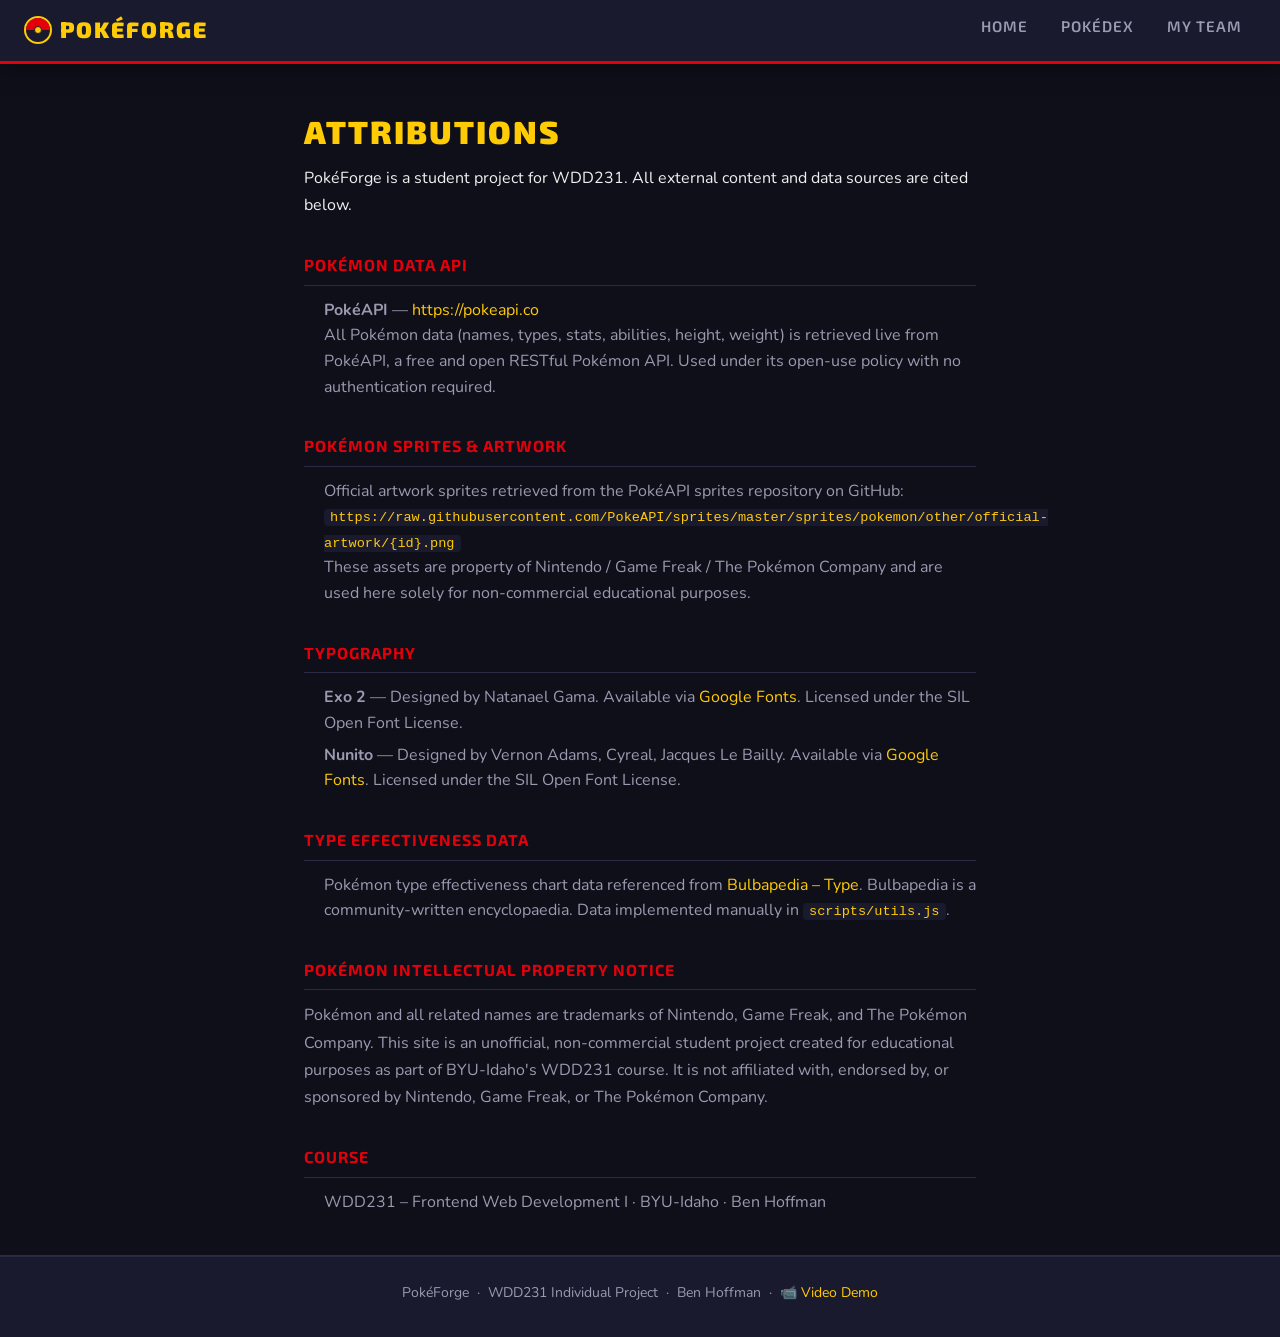
<file: pokeforge/final/attributions.html>
<!DOCTYPE html>
<html lang="en">
<head>
  <meta charset="UTF-8" />
  <meta name="viewport" content="width=device-width, initial-scale=1.0" />
  <meta name="description" content="PokéForge content attributions and external source citations." />
  <meta name="author" content="Ben Hoffman" />
  <title>Attributions – PokéForge</title>
  <link rel="icon" type="image/svg+xml" href="favicon.svg" />
  <link rel="preconnect" href="https://fonts.googleapis.com" />
  <link rel="preconnect" href="https://fonts.gstatic.com" crossorigin />
  <link href="https://fonts.googleapis.com/css2?family=Exo+2:wght@400;600;700;900&family=Nunito:wght@400;500;600&display=swap" rel="stylesheet" />
  <link rel="stylesheet" href="styles/global.css" />
  <style>
    .attr-wrap {
      max-width: 720px;
      margin: 2.5rem auto;
      padding: 0 1.5rem;
    }
    h1 {
      font-family: var(--font-heading);
      font-weight: 900;
      font-size: 2rem;
      color: var(--accent-yellow);
      text-transform: uppercase;
      letter-spacing: 2px;
      margin-bottom: 0.4rem;
    }
    h2 {
      font-family: var(--font-heading);
      font-size: 1rem;
      font-weight: 700;
      text-transform: uppercase;
      letter-spacing: 1px;
      color: var(--accent-red);
      margin: 2rem 0 0.75rem;
      padding-bottom: 0.4rem;
      border-bottom: 1px solid var(--border);
    }
    p { color: var(--text-muted); margin-bottom: 0.5rem; }
    ul { margin-left: 1.25rem; }
    li { color: var(--text-muted); margin-bottom: 0.4rem; line-height: 1.6; }
    a { color: var(--accent-yellow); }
    a:hover { color: #fff; }
    .intro { color: var(--text-primary); margin-bottom: 0.5rem; }
    code {
      font-size: 0.85rem;
      background: var(--bg-card);
      padding: 1px 6px;
      border-radius: 4px;
      color: var(--accent-yellow);
    }
  </style>
</head>
<body>

  <header>
    <nav class="site-nav" aria-label="Main navigation">
      <a href="index.html" class="nav-logo" aria-label="PokéForge Home">
        <div class="nav-pokeball" aria-hidden="true"></div>
        PokéForge
      </a>
      <ul class="nav-links" style="display:flex;flex-direction:row;position:static;background:none;border:none;padding:0;gap:.25rem;">
        <li><a href="index.html">Home</a></li>
        <li><a href="pokedex.html">Pokédex</a></li>
        <li><a href="team.html">My Team</a></li>
      </ul>
    </nav>
  </header>

  <main>
    <div class="attr-wrap">
      <h1>Attributions</h1>
      <p class="intro">PokéForge is a student project for WDD231. All external content and data sources are cited below.</p>

      <h2>Pokémon Data API</h2>
      <ul>
        <li>
          <strong>PokéAPI</strong> — <a href="https://pokeapi.co" target="_blank" rel="noopener noreferrer">https://pokeapi.co</a><br>
          All Pokémon data (names, types, stats, abilities, height, weight) is retrieved live from PokéAPI, a free and open RESTful Pokémon API. Used under its open-use policy with no authentication required.
        </li>
      </ul>

      <h2>Pokémon Sprites & Artwork</h2>
      <ul>
        <li>
          Official artwork sprites retrieved from the PokéAPI sprites repository on GitHub:<br>
          <code>https://raw.githubusercontent.com/PokeAPI/sprites/master/sprites/pokemon/other/official-artwork/{id}.png</code><br>
          These assets are property of Nintendo / Game Freak / The Pokémon Company and are used here solely for non-commercial educational purposes.
        </li>
      </ul>

      <h2>Typography</h2>
      <ul>
        <li>
          <strong>Exo 2</strong> — Designed by Natanael Gama. Available via <a href="https://fonts.google.com/specimen/Exo+2" target="_blank" rel="noopener noreferrer">Google Fonts</a>. Licensed under the SIL Open Font License.
        </li>
        <li>
          <strong>Nunito</strong> — Designed by Vernon Adams, Cyreal, Jacques Le Bailly. Available via <a href="https://fonts.google.com/specimen/Nunito" target="_blank" rel="noopener noreferrer">Google Fonts</a>. Licensed under the SIL Open Font License.
        </li>
      </ul>

      <h2>Type Effectiveness Data</h2>
      <ul>
        <li>
          Pokémon type effectiveness chart data referenced from <a href="https://bulbapedia.bulbagarden.net/wiki/Type" target="_blank" rel="noopener noreferrer">Bulbapedia – Type</a>. Bulbapedia is a community-written encyclopaedia. Data implemented manually in <code>scripts/utils.js</code>.
        </li>
      </ul>

      <h2>Pokémon Intellectual Property Notice</h2>
      <p>
        Pokémon and all related names are trademarks of Nintendo, Game Freak, and The Pokémon Company. This site is an unofficial, non-commercial student project created for educational purposes as part of BYU-Idaho's WDD231 course. It is not affiliated with, endorsed by, or sponsored by Nintendo, Game Freak, or The Pokémon Company.
      </p>

      <h2>Course</h2>
      <ul>
        <li>WDD231 – Frontend Web Development I · BYU-Idaho · Ben Hoffman</li>
      </ul>
    </div>
  </main>

  <footer>
    <p>
      PokéForge &nbsp;·&nbsp; WDD231 Individual Project &nbsp;·&nbsp; Ben Hoffman
      &nbsp;·&nbsp; <a href="https://www.loom.com/share/274cd2297e9f4d62b35e18c5fb8e858b" target="_blank" rel="noopener noreferrer">📹 Video Demo</a>
    </p>
  </footer>

</body>
</html>
</file>
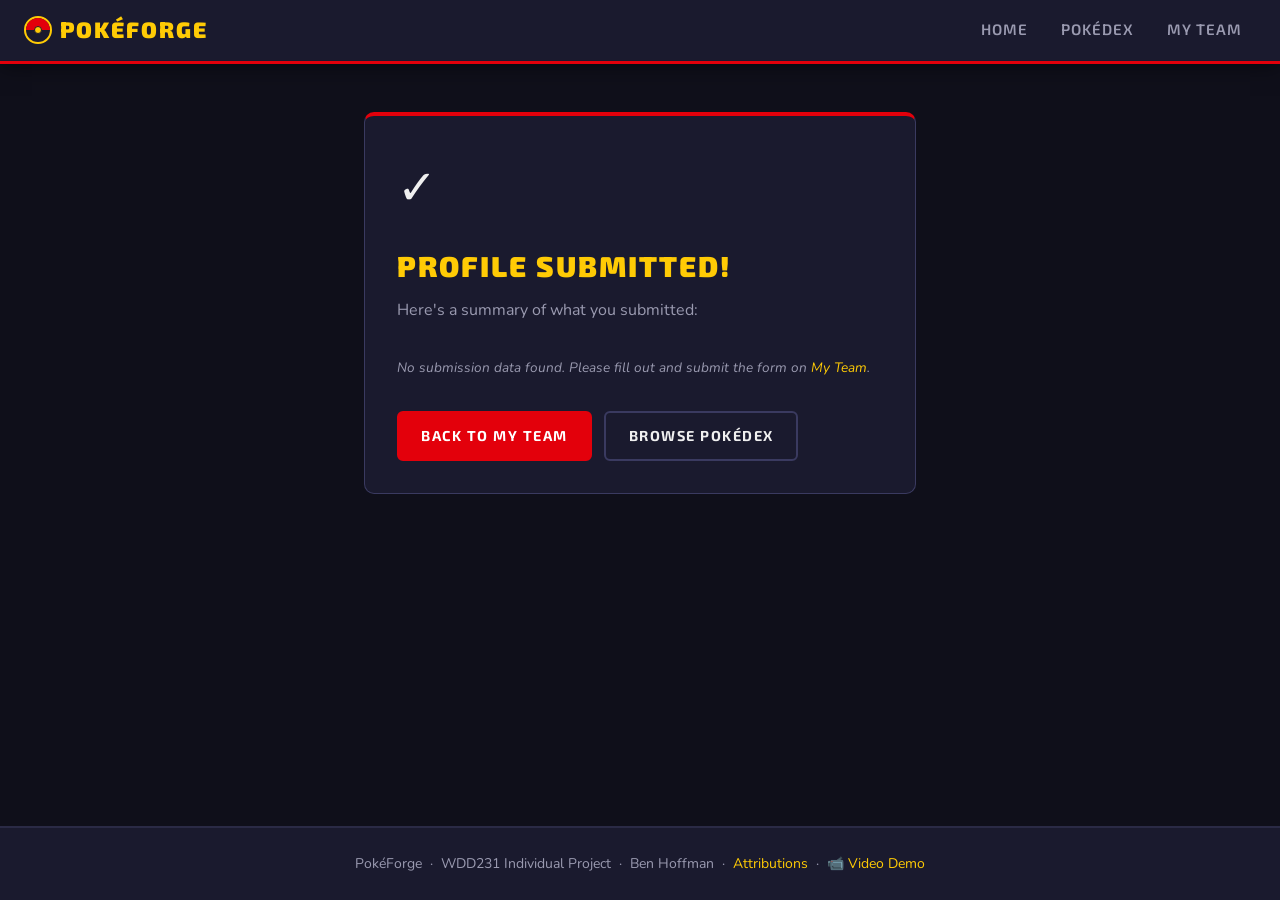
<file: pokeforge/final/form-action.html>
<!DOCTYPE html>
<html lang="en">
<head>
  <meta charset="UTF-8" />
  <meta name="viewport" content="width=device-width, initial-scale=1.0" />
  <meta name="description" content="PokéForge trainer profile submission confirmation page." />
  <meta name="author" content="Ben Hoffman" />
  <title>Profile Submitted – PokéForge</title>
  <link rel="icon" type="image/svg+xml" href="favicon.svg" />
  <link rel="preconnect" href="https://fonts.googleapis.com" />
  <link rel="preconnect" href="https://fonts.gstatic.com" crossorigin />
  <link href="https://fonts.googleapis.com/css2?family=Exo+2:wght@400;600;700;900&family=Nunito:wght@400;500;600&display=swap" rel="stylesheet" />
  <link rel="stylesheet" href="styles/global.css" />
  <style>
    .confirm-wrap {
      max-width: 600px;
      margin: 3rem auto;
      padding: 0 1.5rem;
    }
    .confirm-card {
      background: var(--bg-card);
      border: 1px solid var(--border-bright);
      border-radius: var(--radius);
      padding: 2rem;
      border-top: 4px solid var(--accent-red);
    }
    .confirm-icon {
      font-size: 3rem;
      margin-bottom: 0.75rem;
      display: block;
    }
    .confirm-title {
      font-family: var(--font-heading);
      font-weight: 900;
      font-size: 1.8rem;
      color: var(--accent-yellow);
      text-transform: uppercase;
      letter-spacing: 2px;
      margin-bottom: 0.4rem;
    }
    .confirm-sub {
      color: var(--text-muted);
      margin-bottom: 2rem;
    }
    .field-list {
      display: flex;
      flex-direction: column;
      gap: 0.9rem;
      margin-bottom: 2rem;
    }
    .field-item {
      background: var(--bg-card-alt);
      border: 1px solid var(--border);
      border-radius: var(--radius-sm);
      padding: 0.75rem 1rem;
    }
    .field-label {
      font-family: var(--font-heading);
      font-size: 0.72rem;
      font-weight: 700;
      text-transform: uppercase;
      letter-spacing: 1px;
      color: var(--accent-yellow);
      display: block;
      margin-bottom: 0.25rem;
    }
    .field-value {
      color: var(--text-primary);
      font-size: 0.95rem;
      word-break: break-word;
    }
    .no-data {
      color: var(--text-muted);
      font-style: italic;
      font-size: 0.85rem;
    }
    .back-links {
      display: flex;
      gap: 0.75rem;
      flex-wrap: wrap;
    }
  </style>
</head>
<body>

  <header>
    <nav class="site-nav" aria-label="Main navigation">
      <a href="index.html" class="nav-logo" aria-label="PokéForge Home">
        <div class="nav-pokeball" aria-hidden="true"></div>
        PokéForge
      </a>
      <ul class="nav-links" style="display:flex;flex-direction:row;position:static;background:none;border:none;padding:0;gap:.25rem;">
        <li><a href="index.html">Home</a></li>
        <li><a href="pokedex.html">Pokédex</a></li>
        <li><a href="team.html">My Team</a></li>
      </ul>
    </nav>
  </header>

  <main>
    <div class="confirm-wrap">
      <div class="confirm-card">
        <span class="confirm-icon" aria-hidden="true">✓</span>
        <h1 class="confirm-title">Profile Submitted!</h1>
        <p class="confirm-sub">Here's a summary of what you submitted:</p>

        <dl id="submitted-data" class="field-list" aria-label="Submitted form data">
          <!-- JS renders fields here -->
        </dl>

        <div class="back-links">
          <a href="team.html" class="btn btn-primary">Back to My Team</a>
          <a href="pokedex.html" class="btn btn-ghost">Browse Pokédex</a>
        </div>
      </div>
    </div>
  </main>

  <footer>
    <p>
      PokéForge &nbsp;·&nbsp; WDD231 Individual Project &nbsp;·&nbsp; Ben Hoffman
      &nbsp;·&nbsp; <a href="attributions.html">Attributions</a>
      &nbsp;·&nbsp; <a href="https://www.loom.com/share/274cd2297e9f4d62b35e18c5fb8e858b" target="_blank" rel="noopener noreferrer">📹 Video Demo</a>
    </p>
  </footer>

  <script>
    // Display submitted GET parameters
    const fields = {
      trainer:  'Trainer Name',
      teamname: 'Team Name',
      favorite: 'Favorite Pokémon',
      badges:   'Gym Badges',
      strategy: 'Battle Strategy Notes'
    };

    const params = new URLSearchParams(window.location.search);
    const dl = document.getElementById('submitted-data');

    let hasData = false;

    Object.entries(fields).forEach(([key, label]) => {
      const val = params.get(key);
      if (val !== null) {
        hasData = true;
        const dt = document.createElement('dt');
        dt.className = 'field-item';
        dt.innerHTML = `
          <span class="field-label">${label}</span>
          <span class="field-value">${val.trim() || '<em class="no-data">Not provided</em>'}</span>`;
        dl.appendChild(dt);
      }
    });

    if (!hasData) {
      dl.innerHTML = '<p class="no-data">No submission data found. Please fill out and submit the form on <a href="team.html">My Team</a>.</p>';
    }
  </script>
</body>
</html>
</file>
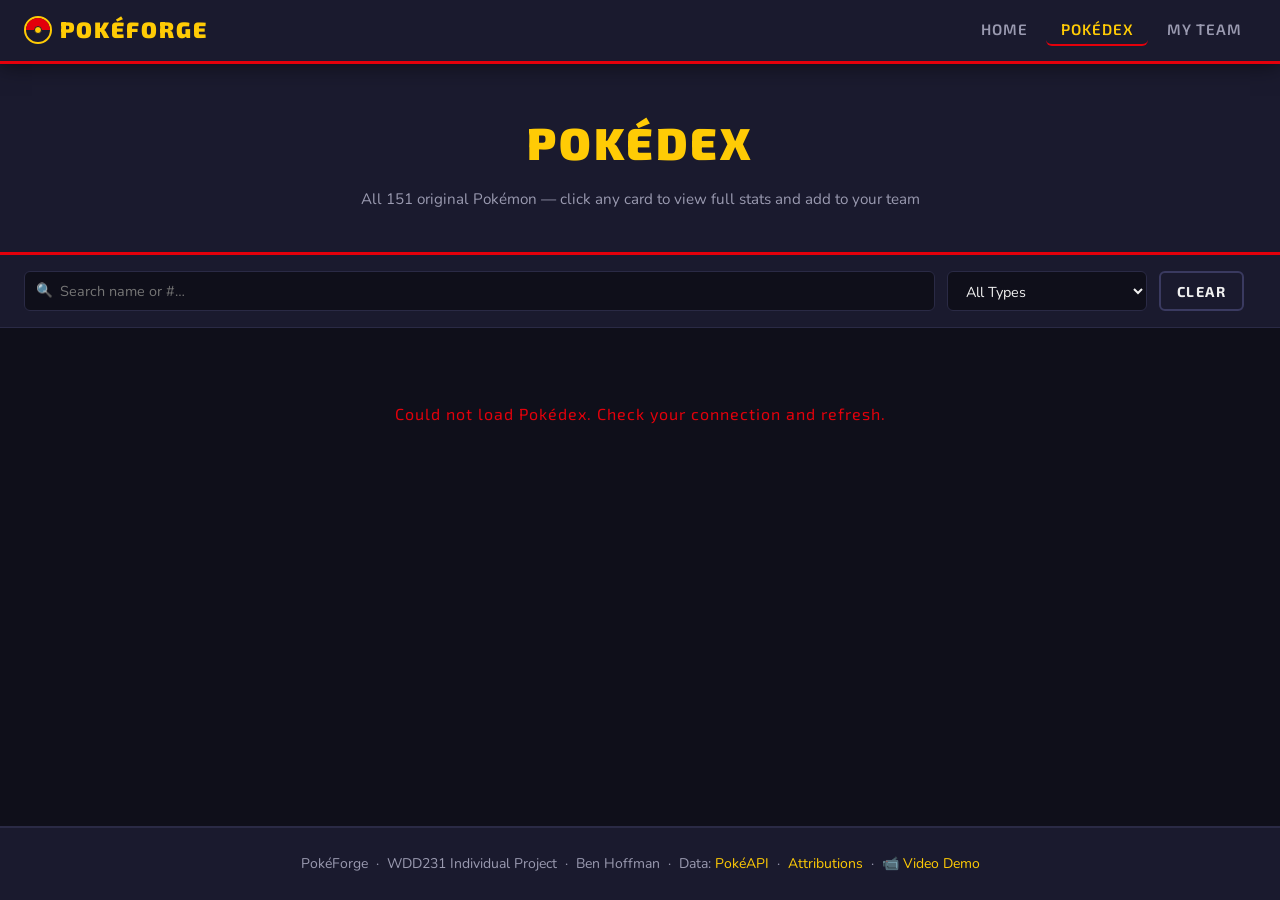
<file: pokeforge/final/pokedex.html>
<!DOCTYPE html>
<html lang="en">
<head>
  <meta charset="UTF-8" />
  <meta name="viewport" content="width=device-width, initial-scale=1.0" />
  <meta name="description" content="Browse all 151 original Pokémon on PokéForge. Filter by type, search by name, view full stats in a modal, and add Pokémon to your saved team." />
  <meta name="author" content="Ben Hoffman" />
  <meta property="og:title" content="PokéForge – Pokédex Browser" />
  <meta property="og:description" content="Browse all 151 original Pokémon. Filter by type, view stats, and build your team." />
  <meta property="og:type" content="website" />
  <title>Pokédex Browser – PokéForge</title>
  <link rel="icon" type="image/svg+xml" href="favicon.svg" />
  <link rel="preconnect" href="https://fonts.googleapis.com" />
  <link rel="preconnect" href="https://fonts.gstatic.com" crossorigin />
  <link href="https://fonts.googleapis.com/css2?family=Exo+2:wght@400;600;700;900&family=Nunito:wght@400;500;600&display=swap" rel="stylesheet" />
  <link rel="stylesheet" href="styles/global.css" />
  <link rel="stylesheet" href="styles/pokedex.css" />
</head>
<body>

  <!-- Navigation -->
  <header>
    <nav class="site-nav" aria-label="Main navigation">
      <a href="index.html" class="nav-logo" aria-label="PokéForge Home">
        <div class="nav-pokeball" aria-hidden="true"></div>
        PokéForge
      </a>
      <button class="hamburger" aria-label="Toggle navigation" aria-expanded="false" aria-controls="nav-links">☰</button>
      <ul class="nav-links" id="nav-links" role="list">
        <li><a href="index.html">Home</a></li>
        <li><a href="pokedex.html">Pokédex</a></li>
        <li><a href="team.html">My Team</a></li>
      </ul>
    </nav>
  </header>

  <!-- Page Header -->
  <div class="page-header">
    <h1>Pokédex</h1>
    <p>All 151 original Pokémon — click any card to view full stats and add to your team</p>
  </div>

  <!-- Filter Bar -->
  <div class="filter-bar" role="search" aria-label="Filter Pokémon">
    <div class="search-wrap">
      <label for="search-input" class="visually-hidden">Search Pokémon by name or number</label>
      <input
        type="search"
        id="search-input"
        class="filter-input"
        placeholder="Search name or #…"
        autocomplete="off"
        aria-label="Search Pokémon by name or number"
      />
    </div>
    <label for="type-filter" class="visually-hidden">Filter by type</label>
    <select id="type-filter" class="filter-select" aria-label="Filter by Pokémon type">
      <option value="">All Types</option>
      <!-- JS populates options -->
    </select>
    <button id="clear-filters" class="btn btn-ghost" style="height:40px;padding:0 1rem;">Clear</button>
    <span id="results-count" class="filter-results" aria-live="polite"></span>
  </div>

  <!-- Pokémon Grid -->
  <main class="pokedex-main">
    <div
      id="pokemon-grid"
      class="pokemon-grid"
      aria-label="Pokémon cards"
      aria-live="polite"
    >
      <!-- Skeleton loaders shown until JS loads -->
    </div>

    <!-- Pagination -->
    <nav id="pagination" class="pagination" aria-label="Pokédex pages"></nav>
  </main>

  <footer>
    <p>
      PokéForge &nbsp;·&nbsp; WDD231 Individual Project &nbsp;·&nbsp; Ben Hoffman
      &nbsp;·&nbsp; Data: <a href="https://pokeapi.co" target="_blank" rel="noopener noreferrer">PokéAPI</a>
      &nbsp;·&nbsp; <a href="attributions.html">Attributions</a>
      &nbsp;·&nbsp; <a href="https://www.loom.com/share/274cd2297e9f4d62b35e18c5fb8e858b" target="_blank" rel="noopener noreferrer">📹 Video Demo</a>
    </p>
  </footer>

  <!-- Pokémon Detail Modal -->
  <dialog id="pokemon-modal" aria-modal="true" aria-labelledby="modal-title">
    <div class="modal-header">
      <span id="modal-title" class="visually-hidden">Pokémon Details</span>
      <button class="modal-close" aria-label="Close dialog">✕</button>
    </div>
    <div class="modal-body">
      <!-- JS fills this -->
    </div>
  </dialog>

  <script type="module" src="scripts/pokedex.js"></script>
</body>
</html>
</file>
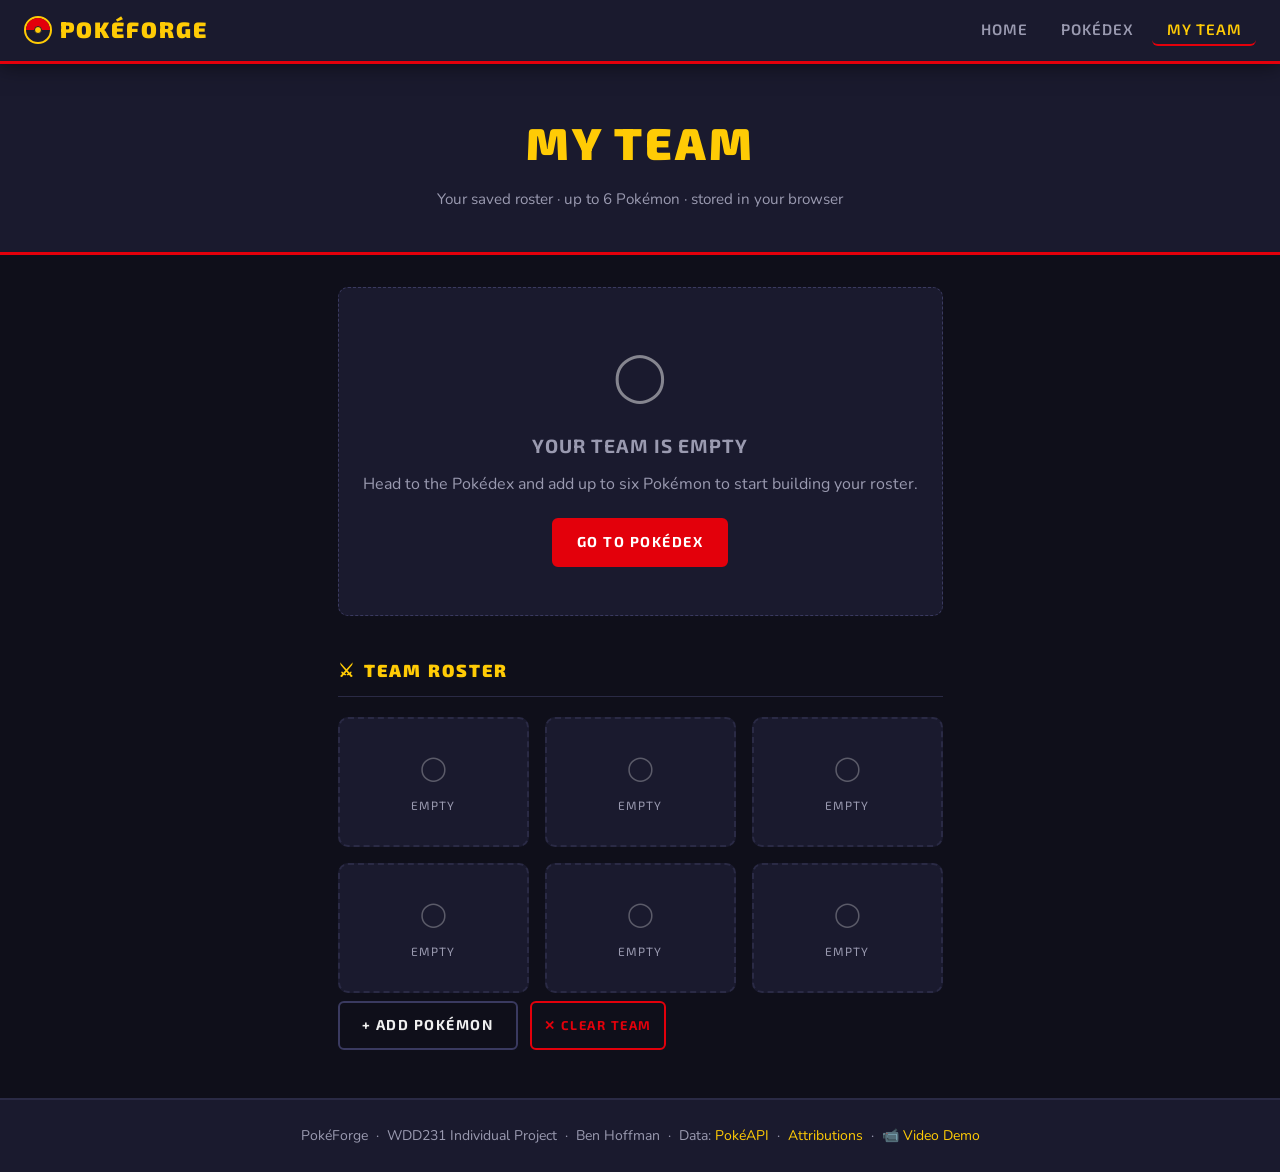
<file: pokeforge/final/team.html>
<!DOCTYPE html>
<html lang="en">
<head>
  <meta charset="UTF-8" />
  <meta name="viewport" content="width=device-width, initial-scale=1.0" />
  <meta name="description" content="View and manage your saved PokéForge team. Analyze type coverage, identify shared weaknesses, and submit your trainer profile." />
  <meta name="author" content="Ben Hoffman" />
  <meta property="og:title" content="PokéForge – My Team" />
  <meta property="og:description" content="View your saved Pokémon team, check type coverage, and manage your roster." />
  <meta property="og:type" content="website" />
  <title>My Team – PokéForge</title>
  <link rel="icon" type="image/svg+xml" href="favicon.svg" />
  <link rel="preconnect" href="https://fonts.googleapis.com" />
  <link rel="preconnect" href="https://fonts.gstatic.com" crossorigin />
  <link href="https://fonts.googleapis.com/css2?family=Exo+2:wght@400;600;700;900&family=Nunito:wght@400;500;600&display=swap" rel="stylesheet" />
  <link rel="stylesheet" href="styles/global.css" />
  <link rel="stylesheet" href="styles/team.css" />
</head>
<body>

  <!-- Navigation -->
  <header>
    <nav class="site-nav" aria-label="Main navigation">
      <a href="index.html" class="nav-logo" aria-label="PokéForge Home">
        <div class="nav-pokeball" aria-hidden="true"></div>
        PokéForge
      </a>
      <button class="hamburger" aria-label="Toggle navigation" aria-expanded="false" aria-controls="nav-links">☰</button>
      <ul class="nav-links" id="nav-links" role="list">
        <li><a href="index.html">Home</a></li>
        <li><a href="pokedex.html">Pokédex</a></li>
        <li><a href="team.html">My Team</a></li>
      </ul>
    </nav>
  </header>

  <!-- Page Header -->
  <div class="page-header">
    <h1>My Team</h1>
    <p>Your saved roster · up to 6 Pokémon · stored in your browser</p>
  </div>

  <main class="team-main">

    <!-- Empty Team Banner (shown when team is empty) -->
    <div id="empty-banner" class="empty-team-banner" aria-live="polite">
      <div class="big-icon" aria-hidden="true">◯</div>
      <h3>Your team is empty</h3>
      <p>Head to the Pokédex and add up to six Pokémon to start building your roster.</p>
      <a href="pokedex.html" class="btn btn-primary" id="browse-btn">Go to Pokédex</a>
    </div>

    <!-- Team Roster -->
    <section class="team-section" aria-labelledby="roster-heading">
      <h2 id="roster-heading">
        <span aria-hidden="true">⚔</span> Team Roster
      </h2>
      <div id="team-grid" class="team-grid" aria-live="polite" aria-label="Team roster slots">
        <!-- JS renders 6 slots -->
      </div>
      <div class="team-actions">
        <a href="pokedex.html" class="btn btn-ghost">+ Add Pokémon</a>
        <button id="clear-team-btn" class="btn btn-danger">✕ Clear Team</button>
      </div>
    </section>

    <!-- Type Coverage Analysis -->
    <section id="coverage-section" class="team-section" aria-labelledby="coverage-heading" style="display:none">
      <h2 id="coverage-heading">
        <span aria-hidden="true">◈</span> Type Coverage Analysis
      </h2>
      <div class="coverage-grid">
        <div class="coverage-card strengths">
          <h3>Offensive Types</h3>
          <p class="text-muted" style="font-size:.8rem;margin-bottom:.75rem">Types your team can attack with</p>
          <div id="offensive-types" class="coverage-tags" aria-live="polite"></div>
        </div>
        <div class="coverage-card weaknesses">
          <h3>Shared Weaknesses</h3>
          <p class="text-muted" style="font-size:.8rem;margin-bottom:.75rem">Types that hit 2+ team members</p>
          <div id="shared-weaknesses" class="coverage-tags" aria-live="polite"></div>
        </div>
      </div>
    </section>

    <!-- Trainer Form -->
    <section id="team-form-section" class="team-form-section" style="display:none" aria-labelledby="form-heading">
      <h2 id="form-heading">Submit Trainer Profile</h2>
      <form
        id="trainer-form"
        action="form-action.html"
        method="get"
        novalidate
        aria-label="Trainer profile submission form"
      >
        <div class="form-grid">

          <div class="form-group">
            <label for="trainer-name">Trainer Name <span aria-hidden="true" style="color:var(--accent-red)">*</span></label>
            <input
              type="text"
              id="trainer-name"
              name="trainer"
              placeholder="Ash Ketchum"
              required
              minlength="2"
              maxlength="40"
              autocomplete="nickname"
            />
          </div>

          <div class="form-group">
            <label for="team-name">Team Name <span aria-hidden="true" style="color:var(--accent-red)">*</span></label>
            <input
              type="text"
              id="team-name"
              name="teamname"
              placeholder="Team Valor"
              required
              minlength="2"
              maxlength="40"
            />
          </div>

          <div class="form-group">
            <label for="fav-pokemon">Favorite on This Team</label>
            <select id="fav-pokemon" name="favorite">
              <option value="">— Choose a Pokémon —</option>
              <!-- JS populates from current team -->
            </select>
          </div>

          <div class="form-group">
            <label for="badge-count">Gym Badges Earned</label>
            <input
              type="number"
              id="badge-count"
              name="badges"
              min="0"
              max="8"
              placeholder="0–8"
            />
          </div>

          <div class="form-group full">
            <label for="strategy">Battle Strategy Notes</label>
            <textarea
              id="strategy"
              name="strategy"
              placeholder="Describe your team's strategy, strengths, or goals…"
              rows="4"
              maxlength="500"
            ></textarea>
            <span class="form-note">Optional · max 500 characters</span>
          </div>

        </div>

        <div style="margin-top:1.5rem;display:flex;gap:1rem;flex-wrap:wrap">
          <button type="submit" class="btn btn-primary">Submit Profile →</button>
          <button type="reset" class="btn btn-ghost">Reset</button>
        </div>
      </form>
    </section>

  </main>

  <footer>
    <p>
      PokéForge &nbsp;·&nbsp; WDD231 Individual Project &nbsp;·&nbsp; Ben Hoffman
      &nbsp;·&nbsp; Data: <a href="https://pokeapi.co" target="_blank" rel="noopener noreferrer">PokéAPI</a>
      &nbsp;·&nbsp; <a href="attributions.html">Attributions</a>
      &nbsp;·&nbsp; <a href="https://www.loom.com/share/274cd2297e9f4d62b35e18c5fb8e858b" target="_blank" rel="noopener noreferrer">📹 Video Demo</a>
    </p>
  </footer>

  <script type="module" src="scripts/team.js"></script>
</body>
</html>
</file>
<file: styles/small.css>
/* =========================================
   WDD 231 – small.css (mobile-first base)
   ========================================= */

/* --- CSS Variables --- */
:root {
    --clr-bg: #f4f4f4;
    --clr-white: #ffffff;
    --clr-dark: #1a1a1a;
    --clr-dark-nav: #2b2b2b;
    --clr-section-header: #3a3a3a;
    --clr-accent: #1a73e8;
    --clr-border: #cccccc;
    --clr-card-bg: #e0e0e0;
    --clr-card-done: #c8e6c9;
    --clr-card-done-text: #1b5e20;
    --clr-text: #1a1a1a;
    --clr-text-muted: #444444;
    --font-main: 'Outfit', sans-serif;
    --radius: 5px;
    --max-width: 960px;
    --transition: 0.2s ease;
}

/* --- Reset / Base --- */
*,
*::before,
*::after {
    box-sizing: border-box;
    margin: 0;
    padding: 0;
}

html {
    scroll-behavior: smooth;
}

body {
    font-family: var(--font-main);
    background-color: var(--clr-bg);
    color: var(--clr-text);
    font-size: 1rem;
    line-height: 1.6;
    min-height: 100vh;
}

img {
    max-width: 100%;
    display: block;
}

a {
    color: var(--clr-accent);
    text-decoration: none;
}

a:hover {
    text-decoration: underline;
}

/* ========================
   HEADER
======================== */
header {
    background-color: var(--clr-white);
    border-bottom: 1px solid var(--clr-border);
}

.header-inner {
    max-width: var(--max-width);
    margin: 0 auto;
    padding: 0.55rem 1rem;
    display: flex;
    align-items: center;
    justify-content: space-between;
    gap: 0.75rem;
}

.site-brand {
    display: flex;
    align-items: center;
    gap: 0.6rem;
    text-decoration: none;
    color: var(--clr-text);
}

.site-brand:hover {
    text-decoration: none;
}

.site-logo {
    width: 36px;
    height: 36px;
    flex-shrink: 0;
}

.brand-name {
    font-family: var(--font-main);
    font-weight: 600;
    font-size: 1.05rem;
    color: var(--clr-text);
}

/* ========================
   HAMBURGER
======================== */
.hamburger {
    background: var(--clr-dark);
    border: none;
    color: white;
    font-size: 1rem;
    font-weight: 700;
    cursor: pointer;
    font-family: var(--font-main);
    border-radius: 2px;
    width: 34px;
    height: 34px;
    display: flex;
    align-items: center;
    justify-content: center;
    transition: background var(--transition);
    flex-shrink: 0;
}

.hamburger:hover {
    background: #444;
}

/* ========================
   NAVIGATION
======================== */
nav {
    background-color: var(--clr-dark-nav);
}

.nav-menu {
    list-style: none;
    display: none;
    flex-direction: column;
    max-width: var(--max-width);
    margin: 0 auto;
    padding: 0;
}

.nav-menu.open {
    display: flex;
}

.nav-menu li a {
    display: block;
    padding: 0.8rem 1rem;
    color: #ffffff;
    font-family: var(--font-main);
    font-size: 1rem;
    font-weight: 500;
    border-bottom: 1px solid rgba(255, 255, 255, 0.08);
    text-decoration: none;
    transition: background var(--transition);
}

.nav-menu li:last-child a {
    border-bottom: none;
}

.nav-menu li a:hover {
    background: rgba(255, 255, 255, 0.1);
    text-decoration: none;
}

.nav-menu li a[aria-current="page"] {
    background: rgba(255, 255, 255, 0.15);
}

/* ========================
   MAIN
======================== */
main {
    max-width: var(--max-width);
    margin: 0 auto;
    padding: 1.25rem 1rem 3rem;
}

main>h1 {
    font-family: var(--font-main);
    font-size: 1.75rem;
    font-weight: 700;
    margin-bottom: 1rem;
}

/* ========================
   ABOUT + PHOTO SECTION
======================== */
.about-photo-grid {
    display: flex;
    flex-direction: column;
    gap: 1.25rem;
    margin-bottom: 1.5rem;
}

/* Box with dark header bar */
.section-box {
    background: var(--clr-white);
    border: 1px solid var(--clr-border);
    border-radius: var(--radius);
    overflow: hidden;
}

.section-box-header {
    background: var(--clr-section-header);
    color: white;
    font-family: var(--font-main);
    font-weight: 600;
    font-size: 0.95rem;
    padding: 0.5rem 1rem;
    text-align: center;
}

.section-box-body {
    padding: 1rem 1.1rem;
}

.section-box-body p {
    font-size: 0.9rem;
    line-height: 1.7;
    color: var(--clr-text-muted);
}

/* Student photo placeholder */
.photo-body {
    display: flex;
    align-items: center;
    justify-content: center;
    padding: 1.25rem;
}

.photo-placeholder {
    background: #cccccc;
    width: 85%;
    max-width: 260px;
    aspect-ratio: 1;
    position: relative;
    overflow: hidden;
    border: 1px solid #aaa;
}

.photo-placeholder::before,
.photo-placeholder::after {
    content: '';
    position: absolute;
    width: 140%;
    height: 2px;
    background: #999;
    top: 50%;
    left: -20%;
}

.photo-placeholder::before {
    transform: rotate(38deg);
}

.photo-placeholder::after {
    transform: rotate(-38deg);
}

/* ========================
   WEB CERTIFICATE COURSES
======================== */
.courses-section {
    background: var(--clr-white);
    border: 1px solid var(--clr-border);
    border-radius: var(--radius);
    overflow: hidden;
    margin-bottom: 1.5rem;
}

.courses-body {
    padding: 1rem;
}

/* Filter Buttons */
.filter-controls {
    display: flex;
    gap: 0.5rem;
    margin-bottom: 1rem;
}

.filter-btn {
    flex: 1;
    padding: 0.4rem 0.5rem;
    background: var(--clr-card-bg);
    border: 1px solid var(--clr-border);
    border-radius: var(--radius);
    font-family: var(--font-main);
    font-size: 0.88rem;
    font-weight: 500;
    cursor: pointer;
    color: var(--clr-text);
    transition: background var(--transition), color var(--transition);
    text-align: center;
}

.filter-btn:hover {
    background: #d0d0d0;
}

.filter-btn.active {
    background: var(--clr-dark-nav);
    color: white;
    border-color: var(--clr-dark-nav);
}

/* Course Cards */
#course-cards {
    display: flex;
    flex-direction: column;
    gap: 0.45rem;
    margin-bottom: 0.7rem;
}

.course-card {
    background: var(--clr-card-bg);
    border: 1px solid var(--clr-border);
    border-radius: var(--radius);
    padding: 0.45rem 1rem;
    font-family: var(--font-main);
    font-size: 0.9rem;
    font-weight: 500;
    text-align: center;
    color: var(--clr-text);
    cursor: pointer;
    transition: background var(--transition), transform var(--transition);
}

.course-card:hover {
    transform: translateY(-1px);
    filter: brightness(0.95);
}

.course-card.completed {
    background: var(--clr-card-done);
    border-color: #a5d6a7;
    color: var(--clr-card-done-text);
}

.credits-summary {
    font-size: 0.85rem;
    color: var(--clr-text-muted);
    text-align: center;
    margin-top: 0.5rem;
}

/* ========================
   FOOTER
======================== */
footer {
    background: var(--clr-white);
    border-top: 1px solid var(--clr-border);
    padding: 1.25rem 1rem 1.5rem;
    text-align: center;
}

.footer-inner {
    max-width: var(--max-width);
    margin: 0 auto;
}

.social-links {
    display: flex;
    justify-content: center;
    align-items: center;
    gap: 0.9rem;
    margin-bottom: 0.7rem;
}

.social-link {
    display: flex;
    align-items: center;
    justify-content: center;
    text-decoration: none;
    transition: opacity var(--transition);
    color: var(--clr-dark);
}

.social-link:hover {
    opacity: 0.6;
    text-decoration: none;
}

.social-link svg {
    width: 30px;
    height: 30px;
}

.footer-info p {
    font-size: 0.82rem;
    color: var(--clr-text-muted);
    line-height: 1.9;
}

/* ========================
   COURSE MODAL DIALOG
======================== */
dialog {
    border: 1px solid rgb(0 0 0 / 10%);
    border-radius: var(--radius);
    padding: 1.5rem;
    background-color: var(--clr-white);
    box-shadow: 0 0 3rem #777;
    width: 90%;
    max-width: 600px;
    position: relative;
    font-family: var(--font-main);
    color: var(--clr-text);
}

::backdrop {
    background-color: rgb(0 0 0 / 50%);
}

dialog h2 {
    font-size: 1.2rem;
    font-weight: 700;
    margin-bottom: 0.25rem;
}

dialog h3 {
    font-size: 1rem;
    font-weight: 600;
    color: var(--clr-text-muted);
    margin-bottom: 1rem;
}

dialog p {
    font-size: 0.9rem;
    line-height: 1.7;
    margin-bottom: 0.4rem;
    color: var(--clr-text-muted);
}

dialog button {
    position: absolute;
    top: 1rem;
    right: 1rem;
    padding: 0.35rem 0.75rem;
    border: 1px solid rgb(0 0 0 / 15%);
    border-radius: var(--radius);
    background: var(--clr-card-bg);
    font-family: var(--font-main);
    font-size: 0.85rem;
    cursor: pointer;
    transition: background var(--transition);
}

dialog button:hover {
    background: #d0d0d0;
}
</file>
<file: styles/larger.css>
/* =========================================
   WDD 231 – larger.css (medium+ screens)
   ========================================= */

/* --- 640px+: slight refinements --- */
@media (min-width: 640px) {
    #course-cards {
        display: grid;
        grid-template-columns: repeat(3, 1fr);
        gap: 0.5rem;
    }
}

/* --- 768px+: full desktop layout --- */
@media (min-width: 768px) {

    /* Hide hamburger, show inline nav */
    .hamburger {
        display: none;
    }

    nav {
        background-color: var(--clr-dark-nav);
    }

    .nav-menu {
        display: flex !important;
        flex-direction: row;
        max-width: var(--max-width);
        margin: 0 auto;
        padding: 0 1rem;
        gap: 0;
    }

    .nav-menu li a {
        padding: 0.55rem 1.1rem;
        font-size: 0.9rem;
        border-bottom: none;
        border-right: 1px solid rgba(255, 255, 255, 0.1);
    }

    .nav-menu li:first-child a {
        border-left: 1px solid rgba(255, 255, 255, 0.1);
    }

    .nav-menu li a[aria-current="page"] {
        background: rgba(255, 255, 255, 0.18);
    }

    /* About + Photo side by side */
    .about-photo-grid {
        display: grid;
        grid-template-columns: 1fr 1fr;
        gap: 1.25rem;
    }

    /* Main padding */
    main {
        padding: 1.5rem 1.25rem 4rem;
    }

    header .header-inner {
        padding: 0.55rem 1.25rem;
    }
}

/* --- 960px+: wider padding --- */
@media (min-width: 960px) {

    .header-inner,
    .nav-menu,
    main,
    .footer-inner {
        padding-left: 1.5rem;
        padding-right: 1.5rem;
    }

    main {
        padding-top: 1.75rem;
        padding-bottom: 4rem;
    }
}
</file>
<file: pokeforge/final/styles/global.css>
/* ─── CSS Variables ─────────────────────────────────── */
:root {
  --bg-primary: #0f0f1a;
  --bg-card: #1a1a2e;
  --bg-card-alt: #16213e;
  --bg-card-hover: #1e1e3a;
  --accent-red: #e3000b;
  --accent-yellow: #ffcb05;
  --text-primary: #f0f0f0;
  --text-muted: #9a9ab0;
  --border: #2a2a45;
  --border-bright: #3a3a60;
  --radius: 10px;
  --radius-sm: 6px;
  --font-heading: 'Exo 2', sans-serif;
  --font-body: 'Nunito', sans-serif;
  --transition: 0.2s ease;
  --shadow: 0 4px 20px rgba(0, 0, 0, 0.5);
  --shadow-glow-red: 0 0 20px rgba(227, 0, 11, 0.3);
  --shadow-glow-yellow: 0 0 20px rgba(255, 203, 5, 0.3);
}

/* ─── Reset ─────────────────────────────────────────── */
*,
*::before,
*::after {
  box-sizing: border-box;
  margin: 0;
  padding: 0;
}

html {
  scroll-behavior: smooth;
}

body {
  background: var(--bg-primary);
  color: var(--text-primary);
  font-family: var(--font-body);
  font-size: 1rem;
  line-height: 1.7;
  min-height: 100vh;
  display: flex;
  flex-direction: column;
}

main {
  flex: 1;
}

img {
  max-width: 100%;
  display: block;
}

a {
  color: var(--accent-yellow);
  text-decoration: none;
  transition: color var(--transition);
}

a:hover {
  color: #fff;
}

ul {
  list-style: none;
}

/* ─── Navigation ────────────────────────────────────── */
.site-nav {
  background: var(--bg-card);
  border-bottom: 3px solid var(--accent-red);
  padding: 0 1.5rem;
  display: flex;
  align-items: center;
  justify-content: space-between;
  height: 64px;
  position: sticky;
  top: 0;
  z-index: 100;
  box-shadow: 0 2px 20px rgba(0, 0, 0, 0.5);
}

.nav-logo {
  display: flex;
  align-items: center;
  gap: 0.5rem;
  font-family: var(--font-heading);
  font-weight: 900;
  font-size: 1.4rem;
  color: var(--accent-yellow);
  letter-spacing: 2px;
  text-transform: uppercase;
  text-decoration: none;
}

.nav-logo:hover {
  color: var(--accent-yellow);
  opacity: 0.85;
}

.nav-pokeball {
  width: 28px;
  height: 28px;
  border-radius: 50%;
  border: 2.5px solid var(--accent-yellow);
  position: relative;
  overflow: hidden;
  flex-shrink: 0;
}

.nav-pokeball::before {
  content: '';
  position: absolute;
  top: 0;
  left: 0;
  right: 0;
  height: 50%;
  background: var(--accent-red);
}

.nav-pokeball::after {
  content: '';
  position: absolute;
  top: 50%;
  left: 50%;
  transform: translate(-50%, -50%);
  width: 8px;
  height: 8px;
  border-radius: 50%;
  background: var(--accent-yellow);
  border: 1.5px solid var(--bg-card);
  z-index: 1;
}

.nav-links {
  display: none;
  flex-direction: column;
  position: absolute;
  top: 64px;
  left: 0;
  right: 0;
  background: var(--bg-card);
  border-bottom: 2px solid var(--border);
  padding: 1rem 1.5rem;
  gap: 0.25rem;
}

.nav-links.open {
  display: flex;
}

.nav-links a {
  font-family: var(--font-heading);
  font-weight: 600;
  font-size: 0.95rem;
  text-transform: uppercase;
  letter-spacing: 1px;
  color: var(--text-muted);
  padding: 0.5rem 0.75rem;
  border-radius: var(--radius-sm);
  transition: color var(--transition), background var(--transition);
}

.nav-links a:hover,
.nav-links a.active {
  color: var(--accent-yellow);
  background: rgba(255, 203, 5, 0.08);
}

.nav-links a.active {
  border-left: 3px solid var(--accent-red);
}

.hamburger {
  background: none;
  border: 1px solid var(--border);
  color: var(--text-primary);
  font-size: 1.3rem;
  width: 40px;
  height: 40px;
  border-radius: var(--radius-sm);
  cursor: pointer;
  display: flex;
  align-items: center;
  justify-content: center;
  transition: border-color var(--transition), color var(--transition);
  flex-shrink: 0;
}

.hamburger:hover {
  border-color: var(--accent-yellow);
  color: var(--accent-yellow);
}

@media (min-width: 640px) {
  .hamburger {
    display: none;
  }

  .nav-links {
    display: flex;
    flex-direction: row;
    position: static;
    background: none;
    border: none;
    padding: 0;
    gap: 0.25rem;
  }

  .nav-links a {
    padding: 0.4rem 0.9rem;
    border-left: none !important;
    border-bottom: 2px solid transparent;
  }

  .nav-links a.active {
    border-bottom: 2px solid var(--accent-red);
    background: none;
  }
}

/* ─── Footer ────────────────────────────────────────── */
footer {
  background: var(--bg-card);
  border-top: 2px solid var(--border);
  padding: 1.5rem;
  text-align: center;
  color: var(--text-muted);
  font-size: 0.875rem;
  margin-top: auto;
}

footer a {
  color: var(--accent-yellow);
}

footer a:hover {
  color: #fff;
}

/* ─── Buttons ───────────────────────────────────────── */
.btn {
  display: inline-flex;
  align-items: center;
  gap: 0.4rem;
  font-family: var(--font-heading);
  font-weight: 700;
  font-size: 0.9rem;
  text-transform: uppercase;
  letter-spacing: 1.5px;
  padding: 0.65rem 1.4rem;
  border-radius: var(--radius-sm);
  border: 2px solid transparent;
  cursor: pointer;
  transition: all var(--transition);
  text-decoration: none;
  white-space: nowrap;
}

.btn-primary {
  background: var(--accent-red);
  color: #fff;
  border-color: var(--accent-red);
}

.btn-primary:hover {
  background: #ff1020;
  color: #fff;
  box-shadow: var(--shadow-glow-red);
  transform: translateY(-1px);
}

.btn-secondary {
  background: var(--accent-yellow);
  color: var(--bg-primary);
  border-color: var(--accent-yellow);
}

.btn-secondary:hover {
  background: #ffd700;
  color: var(--bg-primary);
  box-shadow: var(--shadow-glow-yellow);
  transform: translateY(-1px);
}

.btn-ghost {
  background: transparent;
  color: var(--text-primary);
  border-color: var(--border-bright);
}

.btn-ghost:hover {
  border-color: var(--accent-yellow);
  color: var(--accent-yellow);
  background: rgba(255, 203, 5, 0.06);
}

.btn-danger {
  background: transparent;
  color: var(--accent-red);
  border-color: var(--accent-red);
  font-size: 0.8rem;
  padding: 0.35rem 0.75rem;
}

.btn-danger:hover {
  background: var(--accent-red);
  color: #fff;
}

/* ─── Type Badges ───────────────────────────────────── */
.type-badge {
  display: inline-block;
  font-family: var(--font-heading);
  font-weight: 700;
  font-size: 0.72rem;
  text-transform: uppercase;
  letter-spacing: 0.8px;
  color: #fff;
  padding: 0.2em 0.65em;
  border-radius: 3px;
  text-shadow: 0 1px 2px rgba(0, 0, 0, 0.5);
}

/* ─── Modal ─────────────────────────────────────────── */
#pokemon-modal {
  position: fixed;
  inset: 0;
  background: rgba(0, 0, 0, 0.85);
  align-items: center;
  justify-content: center;
  z-index: 1000;
  padding: 1rem;
}

#pokemon-modal:not([open]) {
  display: none;
}

#pokemon-modal[open] {
  display: flex;
}

#pokemon-modal dialog,
.modal-inner {
  background: var(--bg-card);
  border: 1px solid var(--border-bright);
  border-radius: 14px;
  width: 100%;
  max-width: 520px;
  max-height: 90vh;
  overflow-y: auto;
  padding: 0;
  box-shadow: var(--shadow), 0 0 60px rgba(227, 0, 11, 0.15);
  animation: modalIn 0.2s ease;
}

dialog {
  background: var(--bg-card);
  border: 1px solid var(--border-bright);
  border-radius: 14px;
  width: min(520px, calc(100vw - 2rem));
  max-height: 90vh;
  overflow-y: auto;
  padding: 0;
  box-shadow: var(--shadow), 0 0 60px rgba(227, 0, 11, 0.15);
}

dialog::backdrop {
  background: rgba(0, 0, 0, 0.85);
}

@keyframes modalIn {
  from {
    opacity: 0;
    transform: scale(0.95) translateY(10px);
  }

  to {
    opacity: 1;
    transform: scale(1) translateY(0);
  }
}

.modal-header {
  display: flex;
  align-items: center;
  justify-content: space-between;
  padding: 1.25rem 1.5rem 0.75rem;
  border-bottom: 1px solid var(--border);
}

.modal-close {
  background: none;
  border: 1px solid var(--border);
  color: var(--text-muted);
  font-size: 1.2rem;
  width: 36px;
  height: 36px;
  border-radius: 50%;
  cursor: pointer;
  display: flex;
  align-items: center;
  justify-content: center;
  transition: all var(--transition);
  flex-shrink: 0;
  line-height: 1;
}

.modal-close:hover {
  border-color: var(--accent-red);
  color: var(--accent-red);
}

.modal-body {
  padding: 1.5rem;
}

/* ─── Section Headers ───────────────────────────────── */
.section-header {
  text-align: center;
  margin-bottom: 2rem;
}

.section-header h2,
section>h2 {
  font-family: var(--font-heading);
  font-weight: 900;
  font-size: clamp(1.3rem, 3vw, 1.8rem);
  color: var(--accent-yellow);
  text-transform: uppercase;
  letter-spacing: 2px;
}

.section-header h2::after {
  content: '';
  display: block;
  width: 60px;
  height: 3px;
  background: var(--accent-red);
  margin: 0.5rem auto 0;
}

.section-sub {
  color: var(--text-muted);
  font-size: 0.9rem;
  margin-top: 0.4rem;
}

/* ─── Loading & Error ───────────────────────────────── */
.loading-msg,
.error-msg {
  text-align: center;
  padding: 3rem;
  color: var(--text-muted);
  font-family: var(--font-heading);
  letter-spacing: 1px;
  grid-column: 1 / -1;
}

.error-msg {
  color: var(--accent-red);
}

.skeleton-card {
  background: var(--bg-card);
  border: 1px solid var(--border);
  border-radius: var(--radius);
  height: 220px;
  animation: shimmer 1.4s infinite;
  background-image: linear-gradient(90deg,
      var(--bg-card) 0%,
      var(--bg-card-alt) 40%,
      var(--bg-card) 80%);
  background-size: 200% 100%;
}

@keyframes shimmer {
  0% {
    background-position: 200% 0;
  }

  100% {
    background-position: -200% 0;
  }
}

/* ─── Utility ───────────────────────────────────────── */
.visually-hidden {
  position: absolute;
  width: 1px;
  height: 1px;
  overflow: hidden;
  clip: rect(0, 0, 0, 0);
  white-space: nowrap;
}

.text-yellow {
  color: var(--accent-yellow);
}

.text-red {
  color: var(--accent-red);
}

.text-muted {
  color: var(--text-muted);
}

.stat-label {
  font-family: var(--font-heading);
  font-size: 0.72rem;
  font-weight: 700;
  text-transform: uppercase;
  letter-spacing: 0.8px;
  color: var(--text-muted);
}

/* ─── Stat Bars (shared across all pages & modal) ───── */
.stat-bar {
  height: 100%;
  border-radius: 3px;
  transition: width 0.5s ease;
}

.stat-bar-wrap {
  flex: 1;
  height: 6px;
  background: var(--border);
  border-radius: 3px;
  overflow: hidden;
}

.stat-bar-wrap-full {
  height: 8px;
  background: var(--border);
  border-radius: 4px;
  overflow: hidden;
}

.stat-val {
  font-family: var(--font-heading);
  font-size: 0.78rem;
  font-weight: 700;
  color: var(--text-primary);
  min-width: 28px;
  text-align: right;
}

/* ─── Toast ─────────────────────────────────────────── */
#toast {
  position: fixed;
  bottom: 1.5rem;
  left: 50%;
  transform: translateX(-50%) translateY(4rem);
  background: var(--bg-card);
  border: 1px solid var(--border-bright);
  color: var(--text-primary);
  font-family: var(--font-heading);
  font-weight: 600;
  font-size: 0.9rem;
  letter-spacing: 0.5px;
  padding: 0.75rem 1.5rem;
  border-radius: 30px;
  box-shadow: var(--shadow);
  z-index: 2000;
  opacity: 0;
  transition: opacity 0.25s ease, transform 0.25s ease;
  pointer-events: none;
  white-space: nowrap;
}

#toast.show {
  opacity: 1;
  transform: translateX(-50%) translateY(0);
}

#toast.toast-success {
  border-color: #4caf50;
  color: #4caf50;
}

#toast.toast-error {
  border-color: var(--accent-red);
  color: var(--accent-red);
}

#toast.toast-info {
  border-color: var(--accent-yellow);
  color: var(--accent-yellow);
}
</file>
<file: pokeforge/final/styles/home.css>
/* ─── Hero ──────────────────────────────────────────── */
.hero {
  position: relative;
  overflow: hidden;
  padding: 4rem 1.5rem 4rem;
  background: radial-gradient(ellipse at 70% 50%, rgba(227, 0, 11, 0.12) 0%, transparent 60%),
    radial-gradient(ellipse at 20% 80%, rgba(255, 203, 5, 0.06) 0%, transparent 50%);
  border-bottom: 1px solid var(--border);
}

.hero-content {
  position: relative;
  z-index: 1;
  max-width: 600px;
}

.hero-eyebrow {
  font-family: var(--font-heading);
  font-size: 0.8rem;
  font-weight: 700;
  text-transform: uppercase;
  letter-spacing: 3px;
  color: var(--accent-red);
  margin-bottom: 0.75rem;
}

.hero h1 {
  font-family: var(--font-heading);
  font-weight: 900;
  font-size: clamp(2.2rem, 7vw, 4rem);
  line-height: 1.05;
  color: var(--text-primary);
  letter-spacing: 1px;
  margin-bottom: 1.25rem;
}

.hero h1 .accent {
  color: var(--accent-yellow);
}

.hero-sub {
  font-size: 1.05rem;
  color: var(--text-muted);
  max-width: 520px;
  margin-bottom: 2rem;
}

.hero-cta {
  display: flex;
  flex-wrap: wrap;
  gap: 1rem;
}

/* Pokéball art background */
.hero-art {
  position: absolute;
  right: -5%;
  top: 50%;
  transform: translateY(-50%);
  pointer-events: none;
  z-index: 0;
}

.pokeball-bg {
  width: min(380px, 70vw);
  height: min(380px, 70vw);
  border-radius: 50%;
  border: 3px solid rgba(227, 0, 11, 0.12);
  position: relative;
}

.pokeball-bg::before {
  content: '';
  position: absolute;
  inset: 16px;
  border-radius: 50%;
  border: 3px solid rgba(227, 0, 11, 0.08);
}

.pokeball-bg::after {
  content: '';
  position: absolute;
  inset: 32px;
  border-radius: 50%;
  border: 3px solid rgba(227, 0, 11, 0.05);
}

/* ─── Featured Team ─────────────────────────────────── */
.featured-team {
  padding: 3.5rem 1.5rem;
  max-width: 1100px;
  margin: 0 auto;
  width: 100%;
}

.featured-grid {
  display: grid;
  grid-template-columns: repeat(2, 1fr);
  gap: 1rem;
}

.featured-card {
  background: var(--bg-card);
  border: 1px solid var(--border);
  border-radius: var(--radius);
  padding: 1.25rem 1rem;
  display: flex;
  flex-direction: column;
  align-items: center;
  gap: 0.75rem;
  transition: border-color var(--transition), transform var(--transition), box-shadow var(--transition);
  text-align: center;
  animation: fadeUp 0.4s ease both;
}

.featured-card:nth-child(1) {
  animation-delay: 0.05s;
}

.featured-card:nth-child(2) {
  animation-delay: 0.1s;
}

.featured-card:nth-child(3) {
  animation-delay: 0.15s;
}

.featured-card:nth-child(4) {
  animation-delay: 0.2s;
}

.featured-card:nth-child(5) {
  animation-delay: 0.25s;
}

.featured-card:nth-child(6) {
  animation-delay: 0.3s;
}

@keyframes fadeUp {
  from {
    opacity: 0;
    transform: translateY(20px);
  }

  to {
    opacity: 1;
    transform: translateY(0);
  }
}

.featured-card:hover {
  border-color: var(--accent-yellow);
  transform: translateY(-3px);
  box-shadow: 0 8px 30px rgba(0, 0, 0, 0.4);
}

.featured-card img {
  width: 90px;
  height: 90px;
  object-fit: contain;
  image-rendering: auto;
}

.featured-card-info {
  width: 100%;
}

.pokemon-num {
  font-family: var(--font-heading);
  font-size: 0.72rem;
  font-weight: 700;
  color: var(--text-muted);
  letter-spacing: 1px;
}

.featured-card h3 {
  font-family: var(--font-heading);
  font-weight: 700;
  font-size: 1rem;
  color: var(--text-primary);
  text-transform: capitalize;
  margin: 0.2rem 0 0.4rem;
}

.types {
  display: flex;
  flex-wrap: wrap;
  gap: 0.3rem;
  justify-content: center;
  margin-bottom: 0.5rem;
}

.stat-row {
  display: flex;
  align-items: center;
  gap: 0.5rem;
  font-size: 0.8rem;
  margin-top: 0.25rem;
}

/* .stat-bar-wrap {
  flex: 1;
  height: 5px;
  background: var(--border);
  border-radius: 3px;
  overflow: hidden;
}

.stat-bar {
  height: 100%;
  border-radius: 3px;
  transition: width 0.6s ease;
}

.stat-val {
  font-family: var(--font-heading);
  font-size: 0.75rem;
  font-weight: 700;
  color: var(--text-primary);
  min-width: 2ch;
  text-align: right;
} */

/* ─── How It Works ──────────────────────────────────── */
.how-it-works {
  padding: 3.5rem 1.5rem;
  background: var(--bg-card);
  border-top: 1px solid var(--border);
  border-bottom: 1px solid var(--border);
}

.how-it-works h2 {
  text-align: center;
  font-family: var(--font-heading);
  font-weight: 900;
  font-size: clamp(1.3rem, 3vw, 1.8rem);
  color: var(--accent-yellow);
  text-transform: uppercase;
  letter-spacing: 2px;
  margin-bottom: 2.5rem;
}

.steps {
  display: grid;
  grid-template-columns: 1fr;
  gap: 1.5rem;
  max-width: 900px;
  margin: 0 auto;
}

.step {
  display: flex;
  flex-direction: column;
  gap: 0.5rem;
  padding: 1.5rem;
  background: var(--bg-card-alt);
  border: 1px solid var(--border);
  border-radius: var(--radius);
  position: relative;
  overflow: hidden;
}

.step::before {
  content: '';
  position: absolute;
  top: 0;
  left: 0;
  width: 4px;
  height: 100%;
  background: var(--accent-red);
}

.step-num {
  font-family: var(--font-heading);
  font-weight: 900;
  font-size: 0.75rem;
  letter-spacing: 2px;
  color: var(--accent-red);
  text-transform: uppercase;
}

.step h3 {
  font-family: var(--font-heading);
  font-weight: 700;
  font-size: 1.1rem;
  color: var(--text-primary);
}

.step p {
  color: var(--text-muted);
  font-size: 0.95rem;
}

/* ─── Type Reference ────────────────────────────────── */
.type-ref {
  padding: 3.5rem 1.5rem;
  max-width: 1100px;
  margin: 0 auto;
  width: 100%;
}

.type-ref h2 {
  font-family: var(--font-heading);
  font-weight: 900;
  font-size: clamp(1.3rem, 3vw, 1.8rem);
  color: var(--accent-yellow);
  text-transform: uppercase;
  letter-spacing: 2px;
  text-align: center;
  margin-bottom: 1.5rem;
}

.type-badge-grid {
  display: flex;
  flex-wrap: wrap;
  gap: 0.5rem;
  justify-content: center;
}

.type-badge-lg {
  font-family: var(--font-heading);
  font-weight: 700;
  font-size: 0.82rem;
  text-transform: uppercase;
  letter-spacing: 1px;
  color: #fff;
  padding: 0.45em 1.1em;
  border-radius: 4px;
  text-shadow: 0 1px 3px rgba(0, 0, 0, 0.5);
  transition: transform var(--transition), box-shadow var(--transition);
  cursor: default;
}

.type-badge-lg:hover {
  transform: translateY(-2px);
  box-shadow: 0 4px 12px rgba(0, 0, 0, 0.4);
}

/* ─── Responsive ────────────────────────────────────── */
@media (min-width: 500px) {
  .featured-grid {
    grid-template-columns: repeat(3, 1fr);
  }

  .featured-card img {
    width: 110px;
    height: 110px;
  }
}

@media (min-width: 768px) {
  .hero {
    padding: 5rem 2rem;
  }

  .featured-grid {
    grid-template-columns: repeat(3, 1fr);
  }

  .featured-card img {
    width: 120px;
    height: 120px;
  }

  .steps {
    grid-template-columns: repeat(3, 1fr);
  }
}

@media (min-width: 1024px) {
  .featured-grid {
    grid-template-columns: repeat(6, 1fr);
  }
}
</file>
<file: chamber/styles/small.css>
:root {
  --color-primary: #1c1c1c;
  --color-secondary: #FFB800;
  --color-steel: #2d2d2d;
  --color-bg: #f5f4f0;
  --color-surface: #ffffff;
  --color-text: #1c1c1c;
  --color-muted: #6b7280;
  --color-border: #e0ddd7;
  --color-gold-pale: #fff8e1;

  --font-display: 'Oswald', 'Impact', sans-serif;
  --font-body: 'Source Sans 3', 'Helvetica Neue', Arial, sans-serif;

  --radius-sm: 4px;
  --radius-md: 8px;
  --radius-lg: 16px;

  --shadow-card: 0 2px 10px rgba(0, 0, 0, 0.08);
  --shadow-hover: 0 8px 28px rgba(0, 0, 0, 0.16);

  --transition: 0.22s ease;
}

*,
*::before,
*::after {
  box-sizing: border-box;
}

html {
  font-size: 16px;
  scroll-behavior: smooth;
}

body {
  font-family: var(--font-body);
  background-color: var(--color-bg);
  color: var(--color-text);
  line-height: 1.65;
  min-width: 320px;
}

img {
  max-width: 100%;
  height: auto;
  display: block;
}

a {
  color: var(--color-primary);
  text-decoration: none;
}

a:hover,
a:focus {
  color: var(--color-secondary);
  text-decoration: underline;
}

address {
  font-style: normal;
}

header {
  background-color: var(--color-primary);
  color: #fff;
  position: sticky;
  top: 0;
  z-index: 100;
  border-bottom: 3px solid var(--color-secondary);
  box-shadow: 0 2px 12px rgba(0, 0, 0, 0.45);
}

.header-inner {
  display: flex;
  align-items: center;
  justify-content: space-between;
  padding: 0.7rem 1rem;
  max-width: 1240px;
  margin: 0 auto;
}

.logo-group {
  display: flex;
  align-items: center;
  gap: 0.7rem;
}

.logo-img {
  width: 46px;
  height: 46px;
  flex-shrink: 0;
}

.logo-text {
  display: flex;
  flex-direction: column;
}

.logo-title {
  font-family: var(--font-display);
  font-size: 1.25rem;
  font-weight: 700;
  color: var(--color-secondary);
  line-height: 1.1;
  letter-spacing: 0.04em;
  text-transform: uppercase;
}

.logo-sub {
  font-family: var(--font-body);
  font-size: 0.65rem;
  font-weight: 300;
  color: rgba(255, 255, 255, 0.6);
  letter-spacing: 0.1em;
  text-transform: uppercase;
}

nav {
  position: relative;
}

#hamburger {
  display: flex;
  flex-direction: column;
  justify-content: space-between;
  width: 28px;
  height: 20px;
  background: none;
  border: none;
  cursor: pointer;
  padding: 0;
  z-index: 200;
}

#hamburger span {
  display: block;
  height: 2px;
  background-color: #fff;
  border-radius: 2px;
  transition: transform var(--transition), opacity var(--transition);
}

#hamburger[aria-expanded="true"] span:nth-child(1) {
  transform: translateY(9px) rotate(45deg);
}

#hamburger[aria-expanded="true"] span:nth-child(2) {
  opacity: 0;
}

#hamburger[aria-expanded="true"] span:nth-child(3) {
  transform: translateY(-9px) rotate(-45deg);
}

#nav-menu {
  display: none;
  list-style: none;
  margin: 0;
  padding: 0;
  position: absolute;
  top: calc(100% + 0.7rem);
  right: 0;
  background-color: var(--color-primary);
  border-top: 3px solid var(--color-secondary);
  border-radius: 0 0 var(--radius-md) var(--radius-md);
  min-width: 230px;
  box-shadow: 0 10px 24px rgba(0, 0, 0, 0.4);
  z-index: 150;
}

#nav-menu.open {
  display: block;
}

#nav-menu li a {
  display: block;
  padding: 0.7rem 1.5rem;
  color: rgba(255, 255, 255, 0.8);
  font-family: var(--font-display);
  font-size: 0.9rem;
  font-weight: 400;
  letter-spacing: 0.07em;
  text-transform: uppercase;
  text-decoration: none;
  border-bottom: 1px solid rgba(255, 255, 255, 0.07);
  transition: background-color var(--transition), color var(--transition);
}

#nav-menu li:last-child a {
  border-bottom: none;
}

#nav-menu li a:hover,
#nav-menu li a:focus {
  background-color: rgba(255, 184, 0, 0.12);
  color: var(--color-secondary);
  text-decoration: none;
}

#nav-menu li a.active {
  color: var(--color-secondary);
  font-weight: 600;
}

.directory-hero {
  background-color: var(--color-primary);
  color: #fff;
  padding: 3rem 1.25rem 1.5rem;
  position: relative;
  overflow: hidden;
}

.hero-content {
  position: relative;
  z-index: 2;
}

.hero-eyebrow {
  font-family: var(--font-display);
  font-size: 0.85rem;
  letter-spacing: 0.2em;
  text-transform: uppercase;
  color: var(--color-secondary);
  margin: 0 0 0.4rem;
}

.directory-hero h1 {
  font-family: var(--font-display);
  font-size: 2.4rem;
  font-weight: 700;
  text-transform: uppercase;
  letter-spacing: 0.05em;
  margin: 0 0 0.6rem;
  color: #fff;
  line-height: 1;
}

.hero-sub {
  font-size: 0.95rem;
  color: rgba(255, 255, 255, 0.65);
  font-weight: 300;
  margin: 0;
  max-width: 540px;
}

.hero-bridges {
  position: absolute;
  bottom: 0;
  left: 0;
  right: 0;
  height: 120px;
  pointer-events: none;
  z-index: 1;
}

.hero-bridges svg {
  width: 100%;
  height: 100%;
}

.view-controls {
  display: flex;
  justify-content: flex-end;
  align-items: center;
  gap: 0.5rem;
  padding: 1rem 1rem 0.5rem;
  max-width: 1240px;
  margin: 0 auto;
}

.view-btn {
  display: flex;
  align-items: center;
  gap: 0.4rem;
  padding: 0.4rem 0.85rem;
  font-family: var(--font-display);
  font-size: 0.8rem;
  font-weight: 400;
  letter-spacing: 0.07em;
  text-transform: uppercase;
  border: 2px solid var(--color-border);
  border-radius: var(--radius-sm);
  background-color: var(--color-surface);
  color: var(--color-muted);
  cursor: pointer;
  transition: all var(--transition);
}

.view-btn:hover {
  border-color: var(--color-primary);
  color: var(--color-primary);
}

.view-btn.active {
  background-color: var(--color-primary);
  border-color: var(--color-primary);
  color: var(--color-secondary);
}

#directory-output {
  padding: 1rem;
  max-width: 1240px;
  margin: 0 auto;
}

.directory-grid {
  display: grid;
  grid-template-columns: 1fr;
  gap: 1.25rem;
}

.member-card {
  background-color: var(--color-surface);
  border-radius: var(--radius-md);
  box-shadow: var(--shadow-card);
  overflow: hidden;
  display: flex;
  flex-direction: column;
  border-left: 4px solid transparent;
  transition: transform var(--transition), box-shadow var(--transition), border-color var(--transition);
}

.member-card:hover {
  transform: translateY(-4px);
  box-shadow: var(--shadow-hover);
  border-left-color: var(--color-secondary);
}

.card-img-wrap {
  background-color: #e9e9e9;
  display: flex;
  align-items: center;
  justify-content: center;
  height: 145px;
  overflow: hidden;
}

.card-img-wrap img {
  width: 100%;
  height: 100%;
  object-fit: cover;
}

.card-body {
  padding: 1.1rem 1.2rem;
  flex: 1;
  display: flex;
  flex-direction: column;
  gap: 0.25rem;
}

.card-name {
  font-family: var(--font-display);
  font-size: 1.1rem;
  font-weight: 600;
  letter-spacing: 0.04em;
  text-transform: uppercase;
  color: var(--color-primary);
  margin: 0;
  line-height: 1.2;
}

.card-tagline {
  font-size: 0.78rem;
  color: var(--color-muted);
  margin: 0 0 0.5rem;
  font-style: italic;
}

.card-info {
  list-style: none;
  margin: 0;
  padding: 0;
  display: flex;
  flex-direction: column;
  gap: 0.25rem;
  font-size: 0.84rem;
}

.card-info li {
  display: flex;
  gap: 0.4rem;
  align-items: baseline;
}

.card-info .label {
  font-family: var(--font-display);
  font-weight: 400;
  font-size: 0.68rem;
  letter-spacing: 0.09em;
  text-transform: uppercase;
  color: var(--color-secondary);
  background-color: var(--color-primary);
  padding: 0.05rem 0.35rem;
  border-radius: 2px;
  flex-shrink: 0;
  line-height: 1.6;
}

.card-info span,
.card-info a {
  color: var(--color-muted);
  word-break: break-all;
}

.card-info a:hover {
  color: var(--color-primary);
}

.card-footer {
  padding: 0.55rem 1.2rem;
  border-top: 1px solid var(--color-border);
  display: flex;
  justify-content: flex-end;
}

.badge {
  display: inline-flex;
  align-items: center;
  gap: 0.25rem;
  font-family: var(--font-display);
  font-size: 0.68rem;
  font-weight: 400;
  letter-spacing: 0.1em;
  text-transform: uppercase;
  padding: 0.2rem 0.65rem;
  border-radius: 2px;
}

.badge-member {
  background-color: #e5e7eb;
  color: #555;
}

.badge-silver {
  background: linear-gradient(135deg, #b0b8c1, #dde3ea);
  color: #333;
}

.badge-gold {
  background-color: var(--color-secondary);
  color: var(--color-primary);
}

.directory-list {
  display: flex;
  flex-direction: column;
  gap: 0.5rem;
}

.member-list-item {
  background-color: var(--color-surface);
  border-radius: var(--radius-sm);
  box-shadow: var(--shadow-card);
  display: grid;
  grid-template-columns: 56px 1fr auto;
  align-items: center;
  gap: 0.75rem;
  padding: 0.7rem 1rem;
  border-left: 4px solid transparent;
  transition: box-shadow var(--transition), border-color var(--transition), transform var(--transition);
}

.member-list-item:hover {
  box-shadow: var(--shadow-hover);
  border-left-color: var(--color-secondary);
  transform: translateX(4px);
}

.list-img-wrap {
  width: 48px;
  height: 48px;
  border-radius: var(--radius-sm);
  overflow: hidden;
  background-color: #e9e9e9;
  display: flex;
  align-items: center;
  justify-content: center;
  flex-shrink: 0;
}

.list-img-wrap img {
  width: 100%;
  height: 100%;
  object-fit: cover;
}

.list-info {
  min-width: 0;
}

.list-name {
  font-family: var(--font-display);
  font-size: 0.92rem;
  font-weight: 600;
  letter-spacing: 0.04em;
  text-transform: uppercase;
  color: var(--color-primary);
  margin: 0 0 0.1rem;
  white-space: nowrap;
  overflow: hidden;
  text-overflow: ellipsis;
}

.list-address {
  font-size: 0.76rem;
  color: var(--color-muted);
  margin: 0;
}

.list-phone {
  font-size: 0.78rem;
  color: var(--color-muted);
  white-space: nowrap;
}

.list-badge {
  flex-shrink: 0;
}

.directory-status {
  text-align: center;
  color: var(--color-muted);
  font-size: 0.9rem;
  padding: 2rem;
}

footer {
  background-color: var(--color-primary);
  color: rgba(255, 255, 255, 0.75);
  margin-top: 3.5rem;
  border-top: 4px solid var(--color-secondary);
}

.footer-inner {
  display: flex;
  flex-direction: column;
  align-items: center;
  gap: 1.75rem;
  padding: 2.25rem 1rem;
  max-width: 1240px;
  margin: 0 auto;
  text-align: center;
}

.footer-contact strong {
  display: block;
  font-family: var(--font-display);
  font-size: 1rem;
  font-weight: 600;
  letter-spacing: 0.06em;
  text-transform: uppercase;
  color: var(--color-secondary);
  margin-bottom: 0.5rem;
}

.footer-contact address {
  font-size: 0.84rem;
  line-height: 1.85;
}

.footer-contact a {
  color: rgba(255, 255, 255, 0.7);
}

.footer-contact a:hover {
  color: var(--color-secondary);
  text-decoration: underline;
}

.footer-social {
  display: flex;
  gap: 0.85rem;
  align-items: center;
}

.footer-social a {
  display: flex;
  align-items: center;
  justify-content: center;
  width: 42px;
  height: 42px;
  border-radius: 50%;
  background-color: rgba(255, 255, 255, 0.1);
  color: rgba(255, 255, 255, 0.8);
  transition: background-color var(--transition), color var(--transition);
}

.footer-social a:hover {
  background-color: var(--color-secondary);
  color: var(--color-primary);
  text-decoration: none;
}

.footer-dev {
  font-size: 0.78rem;
  line-height: 2;
  color: rgba(255, 255, 255, 0.45);
}

.footer-dev p {
  margin: 0;
}

.hero {
  position: relative;
  width: 100%;
  overflow: hidden;
  background-color: var(--color-primary);
  min-height: 280px;
  display: flex;
  align-items: stretch;
}

.hero-img {
  width: 100%;
  height: 100%;
  object-fit: cover;
  object-position: center 30%;
  position: absolute;
  inset: 0;
  display: block;
  min-height: 280px;
}

.hero-overlay {
  position: relative;
  z-index: 2;
  width: 100%;
  background: linear-gradient(to right,
      rgba(10, 10, 10, 0.82) 0%,
      rgba(10, 10, 10, 0.55) 60%,
      rgba(10, 10, 10, 0.25) 100%);
  display: flex;
  align-items: flex-end;
  padding: 2.5rem 1.25rem 2rem;
  min-height: 280px;
}

.hero-text {
  max-width: 560px;
}

.hero-eyebrow {
  font-family: var(--font-display);
  font-size: 0.78rem;
  letter-spacing: 0.22em;
  text-transform: uppercase;
  color: var(--color-secondary);
  margin: 0 0 0.4rem;
}

.hero-text h1 {
  font-family: var(--font-display);
  font-size: 2rem;
  font-weight: 700;
  text-transform: uppercase;
  letter-spacing: 0.04em;
  color: #fff;
  margin: 0 0 0.65rem;
  line-height: 1.08;
}

.hero-tagline {
  font-size: 0.88rem;
  font-weight: 300;
  color: rgba(255, 255, 255, 0.72);
  margin: 0 0 1.4rem;
  line-height: 1.5;
}

.btn-cta {
  display: inline-block;
  background-color: var(--color-secondary);
  color: var(--color-primary);
  font-family: var(--font-display);
  font-size: 0.85rem;
  font-weight: 600;
  letter-spacing: 0.1em;
  text-transform: uppercase;
  padding: 0.65rem 1.6rem;
  border-radius: var(--radius-sm);
  text-decoration: none;
  transition: background-color var(--transition), transform var(--transition), box-shadow var(--transition);
  box-shadow: 0 4px 14px rgba(255, 184, 0, 0.35);
}

.btn-cta:hover,
.btn-cta:focus {
  background-color: #ffc933;
  color: var(--color-primary);
  text-decoration: none;
  transform: translateY(-2px);
  box-shadow: 0 6px 20px rgba(255, 184, 0, 0.45);
}

.home-label {
  padding: 1.5rem 1rem 0.25rem;
  max-width: 1240px;
  margin: 0 auto;
}

.home-label h2 {
  font-family: var(--font-display);
  font-size: 1.6rem;
  font-weight: 700;
  text-transform: uppercase;
  letter-spacing: 0.05em;
  color: var(--color-primary);
  margin: 0;
  border-bottom: 3px solid var(--color-secondary);
  display: inline-block;
  padding-bottom: 0.2rem;
}

.info-grid {
  display: grid;
  grid-template-columns: 1fr;
  gap: 1rem;
  padding: 1rem;
  max-width: 1240px;
  margin: 0 auto;
}

.info-card {
  background-color: var(--color-surface);
  border-radius: var(--radius-md);
  box-shadow: var(--shadow-card);
  overflow: hidden;
}

.info-card-heading {
  font-family: var(--font-display);
  font-size: 0.9rem;
  font-weight: 600;
  letter-spacing: 0.1em;
  text-transform: uppercase;
  background-color: var(--color-primary);
  color: #fff;
  margin: 0;
  padding: 0.65rem 1rem;
  border-bottom: 2px solid var(--color-secondary);
}

.events-list {
  list-style: none;
  margin: 0;
  padding: 0.75rem 1rem;
  display: flex;
  flex-direction: column;
  gap: 0.85rem;
}

.event-item {
  display: flex;
  gap: 0.85rem;
  align-items: flex-start;
}

.event-date {
  display: flex;
  flex-direction: column;
  align-items: center;
  justify-content: center;
  background-color: var(--color-primary);
  color: #fff;
  border-radius: var(--radius-sm);
  min-width: 46px;
  padding: 0.3rem 0.4rem;
  flex-shrink: 0;
}

.event-month {
  font-family: var(--font-display);
  font-size: 0.6rem;
  letter-spacing: 0.1em;
  text-transform: uppercase;
  color: var(--color-secondary);
  line-height: 1;
}

.event-day {
  font-family: var(--font-display);
  font-size: 1.3rem;
  font-weight: 700;
  line-height: 1.1;
  color: #fff;
}

.event-details {
  display: flex;
  flex-direction: column;
  gap: 0.15rem;
}

.event-details strong {
  font-size: 0.88rem;
  color: var(--color-primary);
  font-weight: 600;
  line-height: 1.3;
}

.event-details span {
  font-size: 0.76rem;
  color: var(--color-muted);
}

.events-more {
  display: block;
  text-align: right;
  font-size: 0.78rem;
  font-family: var(--font-display);
  letter-spacing: 0.06em;
  text-transform: uppercase;
  color: var(--color-secondary);
  background-color: var(--color-primary);
  padding: 0.45rem 1rem;
  text-decoration: none;
  transition: color var(--transition);
}

.events-more:hover {
  color: #fff;
  text-decoration: none;
}

.weather-loading {
  padding: 1rem;
  color: var(--color-muted);
  font-size: 0.88rem;
  text-align: center;
}

.weather-main {
  display: flex;
  align-items: center;
  gap: 0.75rem;
  padding: 1rem 1rem 0.5rem;
}

.weather-icon svg {
  display: block;
}

.weather-temps {
  display: flex;
  flex-direction: column;
  gap: 0.1rem;
}

.weather-temp {
  font-family: var(--font-display);
  font-size: 2rem;
  font-weight: 700;
  color: var(--color-primary);
  line-height: 1;
}

.weather-desc {
  font-size: 0.85rem;
  color: var(--color-muted);
}

.weather-details {
  list-style: none;
  margin: 0;
  padding: 0.25rem 1rem 1rem;
  display: flex;
  flex-direction: column;
  gap: 0.3rem;
}

.weather-details li {
  display: flex;
  justify-content: space-between;
  font-size: 0.83rem;
  border-bottom: 1px solid var(--color-border);
  padding-bottom: 0.2rem;
}

.weather-details li:last-child {
  border-bottom: none;
}

.wd-label {
  font-family: var(--font-display);
  font-size: 0.7rem;
  letter-spacing: 0.08em;
  text-transform: uppercase;
  color: var(--color-secondary);
  background-color: var(--color-primary);
  padding: 0.05rem 0.3rem;
  border-radius: 2px;
  align-self: center;
}

.weather-error {
  padding: 1rem;
  color: #c0392b;
  font-size: 0.85rem;
  text-align: center;
}

.weather-api-note {
  font-size: 0.72rem;
  color: #b8860b;
  background-color: #fff8e1;
  padding: 0.4rem 1rem;
  margin: 0;
  border-top: 1px solid #ffe082;
}

.forecast-list {
  list-style: none;
  margin: 0;
  padding: 0.5rem 1rem 1rem;
  display: flex;
  flex-direction: column;
  gap: 0.4rem;
}

.forecast-day {
  display: grid;
  grid-template-columns: 1fr 40px 1fr;
  align-items: center;
  gap: 0.5rem;
  padding: 0.4rem 0;
  border-bottom: 1px solid var(--color-border);
}

.forecast-day:last-child {
  border-bottom: none;
}

.forecast-name {
  font-family: var(--font-display);
  font-size: 0.88rem;
  font-weight: 600;
  letter-spacing: 0.04em;
  text-transform: uppercase;
  color: var(--color-primary);
}

.forecast-icon svg {
  display: block;
  width: 36px;
  height: 36px;
}

.forecast-temp {
  font-size: 0.88rem;
  color: var(--color-muted);
  text-align: right;
}

.forecast-temp strong {
  color: var(--color-primary);
}

.spotlights-section {
  padding: 2rem 1rem 1rem;
  max-width: 1240px;
  margin: 0 auto;
}

.spotlights-header {
  margin-bottom: 1.25rem;
}

.spotlights-header h2 {
  font-family: var(--font-display);
  font-size: 1.5rem;
  font-weight: 700;
  text-transform: uppercase;
  letter-spacing: 0.05em;
  color: var(--color-primary);
  margin: 0 0 0.2rem;
  border-bottom: 3px solid var(--color-secondary);
  display: inline-block;
  padding-bottom: 0.2rem;
}

.spotlights-header p {
  font-size: 0.85rem;
  color: var(--color-muted);
  margin: 0.4rem 0 0;
}

.spotlights-grid {
  display: grid;
  grid-template-columns: 1fr;
  gap: 1.25rem;
}

.spotlight-card {
  background-color: var(--color-surface);
  border-radius: var(--radius-md);
  box-shadow: var(--shadow-card);
  overflow: hidden;
  display: flex;
  flex-direction: column;
  border-top: 4px solid var(--color-secondary);
  transition: transform var(--transition), box-shadow var(--transition);
}

.spotlight-card:hover {
  transform: translateY(-4px);
  box-shadow: var(--shadow-hover);
}

.spotlight-img-wrap {
  background-color: #f0eeeb;
  display: flex;
  align-items: center;
  justify-content: center;
  height: 110px;
  padding: 1rem;
}

.spotlight-img-wrap img {
  max-height: 80px;
  max-width: 100%;
  object-fit: contain;
}

.spotlight-body {
  padding: 1rem 1.2rem 1.25rem;
  display: flex;
  flex-direction: column;
  gap: 0.5rem;
}

.spotlight-name {
  font-family: var(--font-display);
  font-size: 1rem;
  font-weight: 600;
  letter-spacing: 0.04em;
  text-transform: uppercase;
  color: var(--color-primary);
  margin: 0;
  line-height: 1.2;
}

.spotlight-info {
  list-style: none;
  margin: 0.25rem 0 0;
  padding: 0;
  display: flex;
  flex-direction: column;
  gap: 0.3rem;
  font-size: 0.82rem;
}

.spotlight-info li {
  display: flex;
  gap: 0.4rem;
  align-items: baseline;
}

.spotlight-info .label {
  font-family: var(--font-display);
  font-size: 0.65rem;
  letter-spacing: 0.09em;
  text-transform: uppercase;
  color: var(--color-secondary);
  background-color: var(--color-primary);
  padding: 0.05rem 0.3rem;
  border-radius: 2px;
  flex-shrink: 0;
  line-height: 1.6;
}

.spotlight-info span,
.spotlight-info a {
  color: var(--color-muted);
  word-break: break-all;
}

.spotlight-info a:hover {
  color: var(--color-primary);
}

/* =====================================================
   DISCOVER PAGE — small.css
===================================================== */

.discover-main {
  display: flex;
  flex-direction: column;
}

.visit-message {
  background: linear-gradient(135deg, rgba(255, 184, 0, 0.15), rgba(255, 184, 0, 0.05));
  border-left: 4px solid var(--color-secondary);
  padding: 1rem 1.25rem;
  margin: 1rem 1rem 0;
  border-radius: var(--radius-md);
  font-size: 0.95rem;
  color: var(--color-primary);
  font-weight: 500;
  position: relative;
  max-width: 1200px;
  margin-left: auto;
  margin-right: auto;
}

.message-close {
  position: absolute;
  top: 0.5rem;
  right: 0.75rem;
  background: none;
  border: none;
  font-size: 1.8rem;
  color: var(--color-secondary);
  cursor: pointer;
  padding: 0;
  width: 32px;
  height: 32px;
  display: flex;
  align-items: center;
  justify-content: center;
  transition: color var(--transition);
}

.message-close:hover {
  color: var(--color-primary);
}

.attractions-section {
  padding: 1.5rem 1rem 2rem;
  max-width: 1240px;
  margin: 0 auto;
  width: 100%;
}

.section-header {
  margin-bottom: 1.5rem;
  text-align: center;
}

.section-header h2 {
  font-family: var(--font-display);
  font-size: 1.8rem;
  font-weight: 700;
  text-transform: uppercase;
  letter-spacing: 0.05em;
  color: var(--color-primary);
  margin: 0 0 0.4rem;
  border-bottom: 3px solid var(--color-secondary);
  display: inline-block;
  padding-bottom: 0.3rem;
}

.section-header p {
  font-size: 0.95rem;
  color: var(--color-muted);
  margin: 0.5rem 0 0;
}

/* Small screens (320px - 640px): Single column layout with named grid areas */
.attractions-grid {
  display: grid;
  grid-template-columns: 1fr;
  gap: 1.25rem;
  grid-template-areas:
    "card1"
    "card2"
    "card3"
    "card4"
    "card5"
    "card6"
    "card7"
    "card8";
}

.attraction-card {
  background-color: var(--color-surface);
  border-radius: var(--radius-md);
  box-shadow: var(--shadow-card);
  overflow: hidden;
  display: flex;
  flex-direction: column;
  border-top: 4px solid var(--color-secondary);
  transition: transform var(--transition), box-shadow var(--transition);
  grid-area: var(--card-index, card1);
}

.attraction-card:nth-child(1) {
  grid-area: card1;
}

.attraction-card:nth-child(2) {
  grid-area: card2;
}

.attraction-card:nth-child(3) {
  grid-area: card3;
}

.attraction-card:nth-child(4) {
  grid-area: card4;
}

.attraction-card:nth-child(5) {
  grid-area: card5;
}

.attraction-card:nth-child(6) {
  grid-area: card6;
}

.attraction-card:nth-child(7) {
  grid-area: card7;
}

.attraction-card:nth-child(8) {
  grid-area: card8;
}

.attraction-card:hover {
  transform: translateY(-4px);
  box-shadow: var(--shadow-hover);
}

.card-title {
  font-family: var(--font-display);
  font-size: 1.2rem;
  font-weight: 600;
  letter-spacing: 0.04em;
  text-transform: uppercase;
  color: var(--color-primary);
  margin: 0;
  padding: 1rem 1.2rem 0;
  line-height: 1.2;
}

.card-figure {
  margin: 0.85rem 1.2rem 0;
  padding: 0;
  border-radius: var(--radius-sm);
  overflow: hidden;
  background-color: #e9e9e9;
  display: flex;
  align-items: center;
  justify-content: center;
  height: 200px;
}

.card-figure img {
  width: 100%;
  height: 100%;
  object-fit: cover;
  display: block;
}

.card-address {
  font-size: 0.82rem;
  color: var(--color-muted);
  font-style: normal;
  padding: 0.75rem 1.2rem 0;
  margin: 0;
  line-height: 1.5;
}

.card-description {
  font-size: 0.9rem;
  color: var(--color-text);
  padding: 0.5rem 1.2rem;
  margin: 0;
  line-height: 1.6;
  flex-grow: 1;
}

.card-button {
  margin: 0.75rem 1.2rem 1.2rem;
  padding: 0.65rem 1.4rem;
  background-color: var(--color-primary);
  color: #fff;
  font-family: var(--font-display);
  font-size: 0.85rem;
  font-weight: 600;
  letter-spacing: 0.07em;
  text-transform: uppercase;
  border: none;
  border-radius: var(--radius-sm);
  cursor: pointer;
  transition: background-color var(--transition), box-shadow var(--transition), transform var(--transition);
  box-shadow: 0 2px 8px rgba(0, 0, 0, 0.12);
}

.card-button:hover,
.card-button:focus {
  background-color: var(--color-secondary);
  color: var(--color-primary);
  box-shadow: 0 4px 12px rgba(0, 0, 0, 0.15);
  transform: translateY(-2px);
}
</file>
<file: chamber/styles/larger.css>
/* =====================================================
   Pittsburgh Chamber of Commerce — larger.css
   Breakpoints: 640px (tablet), 1024px (desktop), 1280px (wide)
===================================================== */

/* ---- Tablet: 640px+ ---- */
@media (min-width: 640px) {

  .header-inner {
    padding: 0.75rem 1.5rem;
  }

  .logo-title {
    font-size: 1.45rem;
  }

  .directory-hero {
    padding: 3.5rem 2rem 2rem;
  }

  .directory-hero h1 {
    font-size: 3rem;
  }

  .hero-sub {
    font-size: 1rem;
  }

  .directory-grid {
    grid-template-columns: repeat(2, 1fr);
  }

  .member-list-item {
    padding: 0.85rem 1.25rem;
    gap: 1rem;
  }

  .list-img-wrap {
    width: 58px;
    height: 58px;
  }

  .footer-inner {
    flex-direction: row;
    align-items: flex-start;
    justify-content: space-between;
    text-align: left;
    padding: 2.5rem 1.5rem;
  }

  .footer-social {
    flex-direction: column;
    align-self: center;
  }
}

/* ---- Desktop: 1024px+ ---- */
@media (min-width: 1024px) {

  /* Show full nav — hide hamburger */
  #hamburger {
    display: none;
  }

  #nav-menu {
    display: flex !important;
    position: static;
    background: none;
    border: none;
    box-shadow: none;
    border-radius: 0;
    min-width: unset;
    flex-direction: row;
    align-items: center;
    gap: 0.1rem;
  }

  #nav-menu li a {
    padding: 0.45rem 0.8rem;
    font-size: 0.78rem;
    letter-spacing: 0.09em;
    border-bottom: none;
    border-radius: var(--radius-sm);
    color: rgba(255, 255, 255, 0.75);
    position: relative;
  }

  /* Gold underline animation */
  #nav-menu li a::after {
    content: '';
    position: absolute;
    bottom: -2px;
    left: 0.8rem;
    right: 0.8rem;
    height: 2px;
    background-color: var(--color-secondary);
    transform: scaleX(0);
    transition: transform 0.2s ease;
    border-radius: 1px;
  }

  #nav-menu li a:hover::after,
  #nav-menu li a.active::after {
    transform: scaleX(1);
  }

  #nav-menu li a:hover,
  #nav-menu li a.active {
    background-color: transparent;
    color: #fff;
    text-decoration: none;
  }

  /* Hero */
  .directory-hero {
    padding: 4rem 2.5rem 2.5rem;
  }

  .directory-hero h1 {
    font-size: 3.75rem;
  }

  /* 3-column grid */
  .directory-grid {
    grid-template-columns: repeat(3, 1fr);
  }

  .card-img-wrap {
    height: 155px;
  }

  /* List item — 4-column with phone visible */
  .member-list-item {
    grid-template-columns: 64px 1fr 1fr auto;
  }

  /* Footer */
  .footer-inner {
    padding: 3rem 2.5rem;
    gap: 2.5rem;
  }

  .footer-social {
    flex-direction: row;
  }
}

/* ---- Wide: 1280px+ ---- */
@media (min-width: 1280px) {

  .directory-hero h1 {
    font-size: 4.5rem;
  }

  .directory-grid {
    grid-template-columns: repeat(4, 1fr);
  }
}

/* =====================================================
   HOME PAGE — larger.css additions
===================================================== */

/* ---- Tablet: 640px+ ---- */
@media (min-width: 640px) {

  .hero-overlay {
    padding: 3rem 2rem 2.5rem;
    align-items: center;
  }

  .hero-img {
    min-height: 360px;
  }

  .hero {
    min-height: 360px;
  }

  .hero-overlay {
    min-height: 360px;
  }

  .hero-text h1 {
    font-size: 2.8rem;
  }

  .hero-tagline {
    font-size: 1rem;
  }

  /* 2-column info grid: events spans full, weather side by side */
  .info-grid {
    grid-template-columns: 1fr 1fr;
  }

  .events-card {
    grid-column: 1 / -1;
    /* full width on tablet */
  }

  /* Spotlights: 2 columns */
  .spotlights-grid {
    grid-template-columns: repeat(2, 1fr);
  }

  .home-label {
    padding: 2rem 1.5rem 0.25rem;
  }
}

/* ---- Desktop: 1024px+ ---- */
@media (min-width: 1024px) {

  /* Hero taller on desktop */
  .hero {
    min-height: 480px;
  }

  .hero-img {
    min-height: 480px;
  }

  .hero-overlay {
    min-height: 480px;
    padding: 4rem 2.5rem 3rem;
    align-items: flex-end;
  }

  .hero-text h1 {
    font-size: 3.6rem;
  }

  .hero-tagline {
    font-size: 1.05rem;
    margin-bottom: 1.75rem;
  }

  /* 3-column info grid */
  .info-grid {
    grid-template-columns: 2fr 1.3fr 1.3fr;
  }

  .events-card {
    grid-column: 1;
    /* reset — own column */
  }

  /* Spotlights: 3 columns */
  .spotlights-grid {
    grid-template-columns: repeat(3, 1fr);
  }

  .home-label {
    padding: 2rem 2rem 0.25rem;
  }

  .spotlights-section {
    padding: 2rem 2rem 1.5rem;
  }

  .info-grid {
    padding: 1rem 2rem;
  }
}

/* ---- Wide: 1280px+ ---- */
@media (min-width: 1280px) {
  .hero {
    min-height: 560px;
  }

  .hero-img {
    min-height: 560px;
  }

  .hero-overlay {
    min-height: 560px;
  }

  .hero-text h1 {
    font-size: 4.2rem;
  }
}

/* =====================================================
   DISCOVER PAGE — larger.css additions
===================================================== */

/* ---- Tablet/Medium: 641px - 1024px ---- */
@media (min-width: 641px) and (max-width: 1024px) {

  .attractions-section {
    padding: 2rem 1.5rem 2.5rem;
  }

  .section-header h2 {
    font-size: 2.2rem;
  }

  /* Medium screens: 2-column grid with 4-card layout pattern */
  .attractions-grid {
    grid-template-columns: repeat(2, 1fr);
    gap: 1.5rem;
    grid-template-areas:
      "card1 card2"
      "card3 card4"
      "card5 card6"
      "card7 card8";
  }

  /* Image hover effect on medium screens */
  .card-figure img {
    transition: filter var(--transition), transform var(--transition);
  }

  .attraction-card:hover .card-figure img {
    filter: brightness(0.9) saturate(1.15);
    transform: scale(1.05);
  }

  .visit-message {
    margin: 1.25rem 1.5rem 0;
  }
}

/* ---- Desktop: 1025px+ ---- */
@media (min-width: 1025px) {

  .attractions-section {
    padding: 2.5rem 2rem 3rem;
  }

  .section-header {
    margin-bottom: 2rem;
  }

  .section-header h2 {
    font-size: 2.5rem;
  }

  /* Large screens: 4-column grid base */
  .attractions-grid {
    grid-template-columns: repeat(4, 1fr);
    gap: 1.75rem;
    grid-template-areas:
      "card1 card1 card2 card2"
      "card3 card4 card5 card6"
      "card7 card7 card8 card8";
  }

  .attraction-card {
    /* Override specific card grid areas */
  }

  .attraction-card:nth-child(1) {
    grid-area: card1;
  }

  .attraction-card:nth-child(2) {
    grid-area: card2;
  }

  .attraction-card:nth-child(3) {
    grid-area: card3;
  }

  .attraction-card:nth-child(4) {
    grid-area: card4;
  }

  .attraction-card:nth-child(5) {
    grid-area: card5;
  }

  .attraction-card:nth-child(6) {
    grid-area: card6;
  }

  .attraction-card:nth-child(7) {
    grid-area: card7;
  }

  .attraction-card:nth-child(8) {
    grid-area: card8;
  }

  /* Image hover effect on large screens */
  .card-figure img {
    transition: filter var(--transition), transform var(--transition);
  }

  .attraction-card:hover .card-figure img {
    filter: brightness(0.85) saturate(1.2) contrast(1.05);
    transform: scale(1.08);
  }

  .visit-message {
    margin: 1.5rem 2rem 0;
  }

  .card-title {
    font-size: 1.35rem;
  }

  .card-address {
    font-size: 0.84rem;
  }

  .card-description {
    font-size: 0.92rem;
  }
}

/* ---- Wide: 1280px+ ---- */
@media (min-width: 1280px) {

  .attractions-section {
    padding: 3rem 2rem 3.5rem;
  }

  .section-header h2 {
    font-size: 2.8rem;
  }

  /* Very wide screens: Alternate pattern for visual interest */
  .attractions-grid {
    grid-template-columns: repeat(6, 1fr);
    gap: 2rem;
    grid-template-areas:
      "card1 card1 card2 card2 card3 card3"
      "card4 card5 card5 card6 card6 card7"
      "card4 card8 card8 card8 card7 card7";
  }

  .attraction-card:nth-child(1) {
    grid-area: card1;
  }

  .attraction-card:nth-child(2) {
    grid-area: card2;
  }

  .attraction-card:nth-child(3) {
    grid-area: card3;
  }

  .attraction-card:nth-child(4) {
    grid-area: card4;
  }

  .attraction-card:nth-child(5) {
    grid-area: card5;
  }

  .attraction-card:nth-child(6) {
    grid-area: card6;
  }

  .attraction-card:nth-child(7) {
    grid-area: card7;
  }

  .attraction-card:nth-child(8) {
    grid-area: card8;
  }
}
</file>
<file: chamber/styles/join.css>
.join-hero {
    background-color: var(--color-primary);
    color: #fff;
    padding: 2rem 1rem;
    text-align: center;
}

.join-hero h1 {
    margin: 0;
    font-family: var(--font-display);
    font-size: 1.9rem;
    letter-spacing: 0.08em;
    text-transform: uppercase;
}

.join-page {
    max-width: 1180px;
    margin: 2rem auto;
    padding: 0 1rem 2rem;
}

.join-grid {
    display: grid;
    gap: 1.5rem;
}

.join-form,
.membership-cards {
    background-color: var(--color-surface);
    border: 1px solid var(--color-border);
    border-radius: var(--radius-md);
    box-shadow: var(--shadow-card);
    padding: 1.25rem;
}

.join-form label {
    display: block;
    margin-bottom: 0.9rem;
    font-weight: 600;
    color: var(--color-primary);
}

.join-form input[type="text"],
.join-form input[type="email"],
.join-form input[type="tel"],
.join-form select,
.join-form textarea {
    width: 100%;
    border: 1px solid var(--color-border);
    border-radius: var(--radius-sm);
    padding: 0.6rem 0.7rem;
    font-size: 1rem;
    margin-top: 0.35rem;
    box-shadow: none;
    transition: border-color var(--transition), box-shadow var(--transition);
}

.join-form input[type="text"]:focus,
.join-form input[type="email"]:focus,
.join-form input[type="tel"]:focus,
.join-form select:focus,
.join-form textarea:focus {
    border-color: var(--color-secondary);
    box-shadow: 0 0 0 3px rgba(255, 184, 0, 0.25);
    outline: none;
}

.join-form .field-group {
    margin-bottom: 1rem;
}

.join-form textarea {
    min-height: 120px;
    resize: vertical;
}

.join-form .submit-wrap {
    text-align: right;
}

.join-form input[type="submit"] {
    background-color: var(--color-secondary);
    color: var(--color-primary);
    border: none;
    border-radius: var(--radius-sm);
    padding: 0.7rem 1.2rem;
    font-size: 1rem;
    font-weight: 700;
    cursor: pointer;
}

.join-form input[type="submit"]:hover,
.join-form input[type="submit"]:focus {
    background-color: #ff9900;
    outline: 3px solid rgba(0, 0, 0, 0.15);
}

.membership-cards h2 {
    margin-top: 0;
}

.membership-cards-grid {
    display: grid;
    gap: 1rem;
    grid-template-columns: 1fr;
}

.membership-card {
    border: 1px solid var(--color-border);
    border-radius: var(--radius-sm);
    padding: 0.9rem;
    background-color: var(--color-gold-pale);
    box-shadow: var(--shadow-card);
    opacity: 0;
    transform: translateY(16px);
    animation: cardEntrance 0.9s ease forwards;
}

.membership-card:nth-child(1) {
    animation-delay: 0.1s;
}

.membership-card:nth-child(2) {
    animation-delay: 0.25s;
}

.membership-card:nth-child(3) {
    animation-delay: 0.4s;
}

.membership-card:nth-child(4) {
    animation-delay: 0.55s;
}

@keyframes cardEntrance {
    from {
        opacity: 0;
        transform: translateY(16px);
    }

    to {
        opacity: 1;
        transform: translateY(0);
    }
}

.membership-card h3 {
    margin: 0 0 0.2rem;
    color: var(--color-primary);
}

.membership-card p {
    margin: 0.2rem 0 0.8rem;
    color: var(--color-text);
    font-size: 0.95rem;
}

.membership-card a {
    color: var(--color-primary);
    font-weight: 600;
    text-decoration: underline;
}

.modal {
    display: none;
    position: fixed;
    inset: 0;
    z-index: 300;
    background: rgba(0, 0, 0, 0.48);
    align-items: center;
    justify-content: center;
    padding: 1rem;
}

.modal.open {
    display: flex;
}

.modal-content {
    background: #fff;
    border-radius: var(--radius-md);
    max-width: 540px;
    width: 100%;
    padding: 1.2rem;
    box-shadow: var(--shadow-hover);
    animation: modalScale 0.22s ease;
}

@keyframes modalScale {
    from {
        transform: scale(0.9);
        opacity: 0;
    }

    to {
        transform: scale(1);
        opacity: 1;
    }
}

.modal-header {
    display: flex;
    justify-content: space-between;
    align-items: center;
    margin-bottom: 0.5rem;
}

.modal-header h3 {
    margin: 0;
    font-size: 1.1rem;
}

.btn-close {
    border: none;
    background: transparent;
    font-size: 1rem;
    cursor: pointer;
    color: var(--color-primary);
}

.modal p {
    margin: 0.5rem 0;
    line-height: 1.4;
}

@media (min-width: 1024px) {
    .join-grid {
        grid-template-columns: 1.8fr 1fr;
    }

    .membership-cards-grid {
        grid-template-columns: 1fr;
    }
}

@media (min-width: 1280px) {
    .join-grid {
        gap: 2rem;
    }

    .membership-cards-grid {
        grid-template-columns: 1fr;
    }
}
</file>
<file: chamber/styles/thankyou.css>
.thankyou-main {
    max-width: 920px;
    margin: 2rem auto;
    padding: 0 1rem 2rem;
}

.summary-card {
    background: var(--color-surface);
    border: 1px solid var(--color-border);
    border-radius: var(--radius-md);
    padding: 1.2rem;
    box-shadow: var(--shadow-card);
}

.summary-card h2 {
    margin-top: 0;
}

.summary-card dl {
    margin: 0;
}

.summary-card dt {
    font-weight: 700;
    margin-top: 0.9rem;
    color: var(--color-primary);
}

.summary-card dd {
    margin: 0.2rem 0 0.2rem 0;
    color: var(--color-text);
}

.emphasis {
    color: var(--color-secondary);
    font-weight: 700;
}
</file>
<file: pokeforge/siteplan.css>
/* ─── CSS Variables ─────────────────────────────────── */
:root {
    --bg-primary: #0f0f1a;
    --bg-card: #1a1a2e;
    --bg-card-alt: #16213e;
    --accent-red: #e3000b;
    --accent-yellow: #ffcb05;
    --text-primary: #f0f0f0;
    --text-muted: #9a9ab0;
    --border: #2a2a45;
    --radius: 10px;
    --font-heading: 'Exo 2', sans-serif;
    --font-body: 'Nunito', sans-serif;
}

/* ─── Reset & Base ──────────────────────────────────── */
*,
*::before,
*::after {
    box-sizing: border-box;
    margin: 0;
    padding: 0;
}

body {
    background-color: var(--bg-primary);
    color: var(--text-primary);
    font-family: var(--font-body);
    font-size: 1rem;
    line-height: 1.7;
}

/* ─── Layout ────────────────────────────────────────── */
header {
    background: var(--bg-card);
    border-bottom: 3px solid var(--accent-red);
    padding: 2rem 1.5rem;
    text-align: center;
}

header .pokeball-icon {
    font-size: 2.5rem;
    display: block;
    margin-bottom: 0.5rem;
}

header h1 {
    font-family: var(--font-heading);
    font-weight: 900;
    font-size: clamp(2rem, 6vw, 3.2rem);
    color: var(--accent-yellow);
    letter-spacing: 2px;
    text-transform: uppercase;
}

header p {
    color: var(--text-muted);
    font-size: 1rem;
    margin-top: 0.4rem;
}

main {
    max-width: 900px;
    margin: 0 auto;
    padding: 2rem 1.5rem 4rem;
    display: flex;
    flex-direction: column;
    gap: 2rem;
}

footer {
    background: var(--bg-card);
    border-top: 2px solid var(--border);
    text-align: center;
    padding: 1.5rem;
    color: var(--text-muted);
    font-size: 0.875rem;
}

/* ─── Section Cards ─────────────────────────────────── */
.card {
    background: var(--bg-card);
    border: 1px solid var(--border);
    border-radius: var(--radius);
    padding: 1.75rem 2rem;
}

.card h2 {
    font-family: var(--font-heading);
    font-size: 1.3rem;
    font-weight: 700;
    text-transform: uppercase;
    letter-spacing: 1px;
    color: var(--accent-red);
    border-bottom: 1px solid var(--border);
    padding-bottom: 0.6rem;
    margin-bottom: 1.1rem;
}

.card h2 .num {
    color: var(--text-muted);
    font-weight: 400;
    margin-right: 0.4rem;
    font-size: 1rem;
}

.card p {
    color: var(--text-primary);
    margin-bottom: 0.5rem;
}

.label {
    display: inline-block;
    font-family: var(--font-heading);
    font-weight: 700;
    font-size: 0.8rem;
    text-transform: uppercase;
    letter-spacing: 1px;
    color: var(--accent-yellow);
    margin-bottom: 0.25rem;
}

.muted {
    color: var(--text-muted);
    font-size: 0.9rem;
}

/* ─── Scenarios ─────────────────────────────────────── */
.scenarios {
    list-style: none;
    display: flex;
    flex-direction: column;
    gap: 0.75rem;
}

.scenarios li {
    background: var(--bg-card-alt);
    border-left: 3px solid var(--accent-red);
    border-radius: 0 var(--radius) var(--radius) 0;
    padding: 0.75rem 1rem;
    font-style: italic;
    color: var(--text-primary);
}

/* ─── Color Swatches ────────────────────────────────── */
.swatches {
    display: flex;
    flex-wrap: wrap;
    gap: 1rem;
    margin-top: 0.5rem;
}

.swatch {
    display: flex;
    align-items: center;
    gap: 0.75rem;
    background: var(--bg-card-alt);
    border: 1px solid var(--border);
    border-radius: var(--radius);
    padding: 0.6rem 1rem;
    flex: 1 1 200px;
}

.swatch-box {
    width: 40px;
    height: 40px;
    border-radius: 6px;
    flex-shrink: 0;
    border: 1px solid rgba(255, 255, 255, 0.1);
}

.swatch-info {
    display: flex;
    flex-direction: column;
}

.swatch-name {
    font-family: var(--font-heading);
    font-weight: 700;
    font-size: 0.9rem;
    color: var(--text-primary);
}

.swatch-hex {
    font-size: 0.8rem;
    color: var(--text-muted);
}

.swatch-use {
    font-size: 0.8rem;
    color: var(--text-muted);
}

/* ─── Typography ────────────────────────────────────── */
.type-samples {
    display: flex;
    flex-direction: column;
    gap: 1.25rem;
    margin-top: 0.5rem;
}

.type-sample {
    background: var(--bg-card-alt);
    border: 1px solid var(--border);
    border-radius: var(--radius);
    padding: 1rem 1.25rem;
}

.type-sample .sample-label {
    font-size: 0.78rem;
    color: var(--text-muted);
    margin-bottom: 0.3rem;
    text-transform: uppercase;
    letter-spacing: 1px;
}

.font-heading-demo {
    font-family: var(--font-heading);
    font-size: 1.8rem;
    font-weight: 900;
    color: var(--accent-yellow);
    line-height: 1.2;
}

.font-body-demo {
    font-family: var(--font-body);
    font-size: 1rem;
    color: var(--text-primary);
}

.font-ui-demo {
    font-family: var(--font-heading);
    font-size: 0.85rem;
    font-weight: 600;
    letter-spacing: 1.5px;
    text-transform: uppercase;
    color: var(--text-muted);
}

/* ─── Wireframes ────────────────────────────────────── */
.wireframes {
    display: flex;
    flex-wrap: wrap;
    gap: 2rem;
    margin-top: 0.75rem;
    justify-content: center;
}

.wireframe-wrap {
    display: flex;
    flex-direction: column;
    align-items: center;
    gap: 0.5rem;
}

.wireframe-wrap .wf-label {
    font-family: var(--font-heading);
    font-size: 0.85rem;
    font-weight: 700;
    text-transform: uppercase;
    letter-spacing: 1px;
    color: var(--accent-yellow);
}

/* Mobile wireframe */
.wf-mobile {
    width: 180px;
    border: 2px solid var(--accent-red);
    border-radius: 12px;
    overflow: hidden;
    background: #0d0d18;
}

.wf-mobile .wf-notch {
    height: 10px;
    background: var(--accent-red);
}

/* Desktop wireframe */
.wf-desktop {
    width: 420px;
    border: 2px solid var(--accent-red);
    border-radius: 8px;
    overflow: hidden;
    background: #0d0d18;
}

.wf-desktop .wf-topbar {
    height: 10px;
    background: var(--accent-red);
    display: flex;
    align-items: center;
    padding: 0 6px;
    gap: 4px;
}

/* Shared wireframe blocks */
.wf-block {
    margin: 6px 8px;
    border-radius: 4px;
    background: var(--border);
}

.wf-block.nav {
    height: 18px;
    background: #2a2a55;
}

.wf-block.hero {
    height: 50px;
    background: #3a1a1a;
    display: flex;
    align-items: center;
    justify-content: center;
}

.wf-block.hero.desktop {
    height: 90px;
}

.wf-block.label-inside {
    font-size: 7px;
    color: var(--text-muted);
    font-family: var(--font-body);
    text-align: center;
}

.wf-block.grid {
    display: grid;
    gap: 4px;
    background: transparent;
    margin: 6px 8px;
}

.wf-block.grid .cell {
    height: 38px;
    background: var(--border);
    border-radius: 3px;
}

.wf-block.grid.desktop {
    grid-template-columns: repeat(4, 1fr);
}

.wf-block.grid.mobile {
    grid-template-columns: repeat(2, 1fr);
}

.wf-block.grid .cell.desktop {
    height: 55px;
}

.wf-block.filter {
    height: 14px;
    background: #1e1e3a;
}

.wf-block.steps {
    height: 28px;
    background: #1a2a1a;
    display: flex;
    align-items: center;
    justify-content: center;
}

.wf-block.team-tray {
    height: 22px;
    background: #1a1a3a;
    margin: 4px 8px;
    border-radius: 4px;
}

.wf-block.footer {
    height: 12px;
    background: #1a1a2a;
    margin: 4px 8px 8px;
    border-radius: 4px;
}

/* Desktop sidebar layout */
.wf-content-area {
    display: flex;
    gap: 0;
    margin: 0 8px 6px;
}

.wf-sidebar {
    width: 80px;
    flex-shrink: 0;
    display: flex;
    flex-direction: column;
    gap: 4px;
    padding-right: 4px;
}

.wf-sidebar .cell {
    height: 20px;
    background: var(--border);
    border-radius: 3px;
}

.wf-main-grid {
    flex: 1;
    display: grid;
    grid-template-columns: repeat(3, 1fr);
    gap: 4px;
}

.wf-main-grid .cell {
    height: 38px;
    background: var(--border);
    border-radius: 3px;
}

/* ─── Page Table ────────────────────────────────────── */
table {
    width: 100%;
    border-collapse: collapse;
    margin-top: 0.5rem;
    font-size: 0.9rem;
}

th {
    font-family: var(--font-heading);
    font-size: 0.8rem;
    text-transform: uppercase;
    letter-spacing: 1px;
    color: var(--accent-yellow);
    border-bottom: 2px solid var(--border);
    padding: 0.5rem 0.75rem;
    text-align: left;
}

td {
    padding: 0.6rem 0.75rem;
    border-bottom: 1px solid var(--border);
    color: var(--text-primary);
    vertical-align: top;
}

tr:last-child td {
    border-bottom: none;
}

tbody tr:hover {
    background: rgba(255, 255, 255, 0.03);
}

td code {
    font-size: 0.8rem;
    background: var(--bg-primary);
    padding: 2px 6px;
    border-radius: 4px;
    color: var(--accent-yellow);
}
</file>
<file: pokeforge/final/styles/pokedex.css>
/* ─── Page Header ───────────────────────────────────── */
.page-header {
  background: var(--bg-card);
  border-bottom: 3px solid var(--accent-red);
  padding: 2.5rem 1.5rem;
  text-align: center;
}

.page-header h1 {
  font-family: var(--font-heading);
  font-weight: 900;
  font-size: clamp(1.8rem, 5vw, 2.8rem);
  color: var(--accent-yellow);
  text-transform: uppercase;
  letter-spacing: 3px;
  margin-bottom: 0.4rem;
}

.page-header p {
  color: var(--text-muted);
  font-size: 0.95rem;
}

/* ─── Filter Bar ────────────────────────────────────── */
.filter-bar {
  background: var(--bg-card);
  border-bottom: 1px solid var(--border);
  padding: 1rem 1.5rem;
  display: flex;
  flex-wrap: wrap;
  gap: 0.75rem;
  align-items: center;
  position: sticky;
  top: 64px;
  z-index: 50;
}

.search-wrap {
  position: relative;
  flex: 1 1 200px;
}

.search-wrap::before {
  content: '🔍';
  position: absolute;
  left: 0.75rem;
  top: 50%;
  transform: translateY(-50%);
  font-size: 0.85rem;
  pointer-events: none;
}

.filter-input,
.filter-select {
  background: var(--bg-primary);
  border: 1px solid var(--border);
  color: var(--text-primary);
  font-family: var(--font-body);
  font-size: 0.9rem;
  padding: 0.55rem 0.9rem;
  border-radius: var(--radius-sm);
  outline: none;
  transition: border-color var(--transition);
  height: 40px;
}

.filter-input {
  width: 100%;
  padding-left: 2.2rem;
}

.filter-input:focus,
.filter-select:focus {
  border-color: var(--accent-yellow);
}

.filter-select {
  flex: 1 1 150px;
  max-width: 200px;
  cursor: pointer;
}

option {
  background: var(--bg-card);
}

.filter-results {
  font-family: var(--font-heading);
  font-size: 0.8rem;
  color: var(--text-muted);
  text-transform: uppercase;
  letter-spacing: 1px;
  white-space: nowrap;
  padding: 0.3rem 0;
}

/* ─── Pokédex Grid ──────────────────────────────────── */
.pokedex-main {
  max-width: 1200px;
  margin: 0 auto;
  padding: 1.5rem;
}

.pokemon-grid {
  display: grid;
  grid-template-columns: repeat(2, 1fr);
  gap: 1rem;
}

/* ─── Pokémon Card ──────────────────────────────────── */
.pokemon-card {
  background: var(--bg-card);
  border: 1px solid var(--border);
  border-radius: var(--radius);
  padding: 1rem;
  cursor: pointer;
  display: flex;
  flex-direction: column;
  align-items: center;
  gap: 0.5rem;
  text-align: center;
  transition: border-color var(--transition), transform var(--transition), box-shadow var(--transition);
  position: relative;
  overflow: hidden;
  animation: fadeUp 0.3s ease both;
}

.pokemon-card::before {
  content: '';
  position: absolute;
  inset: 0;
  background: radial-gradient(circle at 50% 30%, rgba(255, 255, 255, 0.03) 0%, transparent 70%);
  pointer-events: none;
}

.pokemon-card:hover {
  border-color: var(--accent-yellow);
  transform: translateY(-4px);
  box-shadow: 0 10px 30px rgba(0, 0, 0, 0.4);
}

.pokemon-card img {
  width: 80px;
  height: 80px;
  object-fit: contain;
  transition: transform 0.25s ease;
}

.pokemon-card:hover img {
  transform: scale(1.1);
}

.card-num {
  position: absolute;
  top: 0.6rem;
  right: 0.6rem;
  font-family: var(--font-heading);
  font-size: 0.68rem;
  font-weight: 700;
  color: var(--text-muted);
  letter-spacing: 0.5px;
}

.card-name {
  font-family: var(--font-heading);
  font-weight: 700;
  font-size: 0.9rem;
  color: var(--text-primary);
  text-transform: capitalize;
}

.card-stat {
  font-family: var(--font-heading);
  font-size: 0.7rem;
  color: var(--text-muted);
  letter-spacing: 0.5px;
}

/* ─── Pagination ────────────────────────────────────── */
.pagination {
  display: flex;
  justify-content: center;
  align-items: center;
  gap: 0.5rem;
  padding: 2rem 1.5rem;
  flex-wrap: wrap;
}

.page-btn {
  background: var(--bg-card);
  border: 1px solid var(--border);
  color: var(--text-muted);
  font-family: var(--font-heading);
  font-size: 0.85rem;
  font-weight: 700;
  padding: 0.5rem 0.9rem;
  border-radius: var(--radius-sm);
  cursor: pointer;
  transition: all var(--transition);
  min-width: 40px;
}

.page-btn:hover:not(:disabled) {
  border-color: var(--accent-yellow);
  color: var(--accent-yellow);
}

.page-btn.active {
  background: var(--accent-red);
  border-color: var(--accent-red);
  color: #fff;
}

.page-btn:disabled {
  opacity: 0.35;
  cursor: not-allowed;
}

/* ─── Modal Details ─────────────────────────────────── */
.modal-poke-header {
  display: flex;
  align-items: center;
  gap: 1rem;
}

.modal-sprite-wrap {
  width: 110px;
  height: 110px;
  flex-shrink: 0;
  background: var(--bg-card-alt);
  border-radius: var(--radius);
  display: flex;
  align-items: center;
  justify-content: center;
  border: 1px solid var(--border);
}

.modal-sprite-wrap img {
  width: 90px;
  height: 90px;
  object-fit: contain;
}

.modal-poke-title {
  flex: 1;
}

.modal-poke-title .pokemon-num {
  display: block;
  margin-bottom: 0.2rem;
}

.modal-poke-title h2 {
  font-family: var(--font-heading);
  font-weight: 900;
  font-size: 1.5rem;
  color: var(--text-primary);
  text-transform: capitalize;
  margin-bottom: 0.4rem;
}

.modal-meta {
  display: grid;
  grid-template-columns: 1fr 1fr;
  gap: 0.75rem;
  margin: 1.25rem 0;
}

.meta-item {
  background: var(--bg-card-alt);
  border: 1px solid var(--border);
  border-radius: var(--radius-sm);
  padding: 0.6rem 0.75rem;
}

.meta-label {
  font-family: var(--font-heading);
  font-size: 0.68rem;
  font-weight: 700;
  text-transform: uppercase;
  letter-spacing: 1px;
  color: var(--text-muted);
  display: block;
  margin-bottom: 0.2rem;
}

.meta-value {
  font-weight: 600;
  font-size: 0.9rem;
  color: var(--text-primary);
  text-transform: capitalize;
}

.stats-section {
  margin-top: 1.25rem;
}

.stats-label {
  font-family: var(--font-heading);
  font-size: 0.75rem;
  font-weight: 700;
  text-transform: uppercase;
  letter-spacing: 1.5px;
  color: var(--accent-yellow);
  margin-bottom: 0.75rem;
}

.stat-rows {
  display: flex;
  flex-direction: column;
  gap: 0.5rem;
}

.stat-row-full {
  display: grid;
  grid-template-columns: 90px 1fr 40px;
  align-items: center;
  gap: 0.6rem;
}

/* .stat-bar-wrap-full {
  height: 7px;
  background: var(--border);
  border-radius: 4px;
  overflow: hidden;
} */

.modal-footer {
  padding: 1.25rem 1.5rem;
  border-top: 1px solid var(--border);
  display: flex;
  gap: 0.75rem;
  justify-content: flex-end;
  flex-wrap: wrap;
}

/* ─── Responsive ────────────────────────────────────── */
@media (min-width: 480px) {
  .pokemon-grid {
    grid-template-columns: repeat(3, 1fr);
  }

  .pokemon-card img {
    width: 90px;
    height: 90px;
  }
}

@media (min-width: 768px) {
  .pokemon-grid {
    grid-template-columns: repeat(4, 1fr);
  }
}

@media (min-width: 1024px) {
  .pokemon-grid {
    grid-template-columns: repeat(5, 1fr);
  }
}
</file>
<file: pokeforge/final/styles/team.css>
/* ─── Page Header ───────────────────────────────────── */
.page-header {
  background: var(--bg-card);
  border-bottom: 3px solid var(--accent-red);
  padding: 2.5rem 1.5rem;
  text-align: center;
}

.page-header h1 {
  font-family: var(--font-heading);
  font-weight: 900;
  font-size: clamp(1.8rem, 5vw, 2.8rem);
  color: var(--accent-yellow);
  text-transform: uppercase;
  letter-spacing: 3px;
  margin-bottom: 0.4rem;
}

.page-header p { color: var(--text-muted); font-size: 0.95rem; }

/* ─── Layout ────────────────────────────────────────── */
.team-main {
  max-width: 1000px;
  margin: 0 auto;
  padding: 2rem 1.5rem 3rem;
  display: flex;
  flex-direction: column;
  gap: 2.5rem;
}

/* ─── Team Section ──────────────────────────────────── */
.team-section > h2 {
  font-family: var(--font-heading);
  font-weight: 900;
  font-size: 1.1rem;
  text-transform: uppercase;
  letter-spacing: 2px;
  color: var(--accent-yellow);
  border-bottom: 1px solid var(--border);
  padding-bottom: 0.6rem;
  margin-bottom: 1.25rem;
  display: flex;
  align-items: center;
  gap: 0.5rem;
}

/* ─── Team Slots ────────────────────────────────────── */
.team-grid {
  display: grid;
  grid-template-columns: repeat(2, 1fr);
  gap: 1rem;
}

.team-slot {
  background: var(--bg-card);
  border: 2px dashed var(--border);
  border-radius: var(--radius);
  min-height: 130px;
  display: flex;
  flex-direction: column;
  align-items: center;
  justify-content: center;
  text-align: center;
  padding: 1rem;
  transition: border-color var(--transition);
}

.team-slot.filled {
  border-style: solid;
  border-color: var(--border-bright);
  gap: 0.5rem;
  animation: fadeUp 0.3s ease both;
}

.team-slot.filled:hover { border-color: var(--accent-yellow); }

.slot-empty-icon {
  font-size: 1.5rem;
  margin-bottom: 0.4rem;
  opacity: 0.3;
}

.slot-empty-label {
  font-family: var(--font-heading);
  font-size: 0.75rem;
  text-transform: uppercase;
  letter-spacing: 1px;
  color: var(--text-muted);
}

.slot-img-wrap {
  width: 70px;
  height: 70px;
  position: relative;
}

.slot-img-wrap img {
  width: 70px;
  height: 70px;
  object-fit: contain;
  transition: transform 0.2s ease;
}

.team-slot.filled:hover .slot-img-wrap img { transform: scale(1.08); }

.slot-name {
  font-family: var(--font-heading);
  font-weight: 700;
  font-size: 0.9rem;
  color: var(--text-primary);
  text-transform: capitalize;
}

.slot-num {
  font-family: var(--font-heading);
  font-size: 0.68rem;
  color: var(--text-muted);
}

/* ─── Team Actions ──────────────────────────────────── */
.team-actions {
  display: flex;
  gap: 0.75rem;
  flex-wrap: wrap;
  padding-top: 0.5rem;
}

/* ─── Type Coverage ─────────────────────────────────── */
.coverage-grid {
  display: grid;
  grid-template-columns: 1fr 1fr;
  gap: 1.25rem;
}

.coverage-card {
  background: var(--bg-card);
  border: 1px solid var(--border);
  border-radius: var(--radius);
  padding: 1.25rem;
}

.coverage-card h3 {
  font-family: var(--font-heading);
  font-size: 0.8rem;
  font-weight: 700;
  text-transform: uppercase;
  letter-spacing: 1.5px;
  margin-bottom: 1rem;
}

.coverage-card.strengths h3 { color: #4caf50; }
.coverage-card.weaknesses h3 { color: var(--accent-red); }

.coverage-tags {
  display: flex;
  flex-wrap: wrap;
  gap: 0.4rem;
}

.cov-tag {
  display: inline-flex;
  align-items: center;
  gap: 0.3rem;
  font-family: var(--font-heading);
  font-size: 0.72rem;
  font-weight: 700;
  text-transform: uppercase;
  letter-spacing: 0.5px;
  color: #fff;
  padding: 0.25em 0.6em;
  border-radius: 3px;
  text-shadow: 0 1px 2px rgba(0,0,0,0.5);
}

.cov-count {
  background: rgba(0,0,0,0.3);
  border-radius: 2px;
  padding: 0 3px;
  font-size: 0.65rem;
}

.no-coverage {
  font-size: 0.85rem;
  color: var(--text-muted);
  font-style: italic;
}

/* ─── Team Form ─────────────────────────────────────── */
.team-form-section {
  background: var(--bg-card);
  border: 1px solid var(--border);
  border-radius: var(--radius);
  padding: 2rem;
}

.team-form-section h2 {
  font-family: var(--font-heading);
  font-weight: 900;
  font-size: 1.1rem;
  text-transform: uppercase;
  letter-spacing: 2px;
  color: var(--accent-yellow);
  margin-bottom: 1.5rem;
  padding-bottom: 0.6rem;
  border-bottom: 1px solid var(--border);
}

.form-grid {
  display: grid;
  grid-template-columns: 1fr;
  gap: 1.1rem;
}

.form-group {
  display: flex;
  flex-direction: column;
  gap: 0.4rem;
}

.form-group label {
  font-family: var(--font-heading);
  font-size: 0.78rem;
  font-weight: 700;
  text-transform: uppercase;
  letter-spacing: 1px;
  color: var(--accent-yellow);
}

.form-group input,
.form-group select,
.form-group textarea {
  background: var(--bg-primary);
  border: 1px solid var(--border);
  color: var(--text-primary);
  font-family: var(--font-body);
  font-size: 0.95rem;
  padding: 0.65rem 0.9rem;
  border-radius: var(--radius-sm);
  outline: none;
  transition: border-color var(--transition);
  width: 100%;
}

.form-group input:focus,
.form-group select:focus,
.form-group textarea:focus {
  border-color: var(--accent-yellow);
}

.form-group textarea {
  resize: vertical;
  min-height: 100px;
}

.form-group select option { background: var(--bg-card); }

.form-note {
  font-size: 0.82rem;
  color: var(--text-muted);
  margin-top: 0.25rem;
}

/* ─── Empty Team Banner ─────────────────────────────── */
.empty-team-banner {
  text-align: center;
  padding: 3rem 1.5rem;
  background: var(--bg-card);
  border: 1px dashed var(--border-bright);
  border-radius: var(--radius);
}

.empty-team-banner .big-icon {
  font-size: 3rem;
  margin-bottom: 0.75rem;
  opacity: 0.5;
}

.empty-team-banner h3 {
  font-family: var(--font-heading);
  font-size: 1.2rem;
  font-weight: 700;
  text-transform: uppercase;
  letter-spacing: 1px;
  color: var(--text-muted);
  margin-bottom: 0.5rem;
}

.empty-team-banner p { color: var(--text-muted); margin-bottom: 1.25rem; }

/* ─── Responsive ────────────────────────────────────── */
@media (min-width: 480px) {
  .team-grid { grid-template-columns: repeat(3, 1fr); }
}

@media (min-width: 640px) {
  .form-grid { grid-template-columns: 1fr 1fr; }
  .form-group.full { grid-column: 1 / -1; }
}

@media (min-width: 768px) {
  .team-grid { grid-template-columns: repeat(3, 1fr); }
}

@keyframes fadeUp {
  from { opacity: 0; transform: translateY(16px); }
  to   { opacity: 1; transform: translateY(0); }
}
</file>
